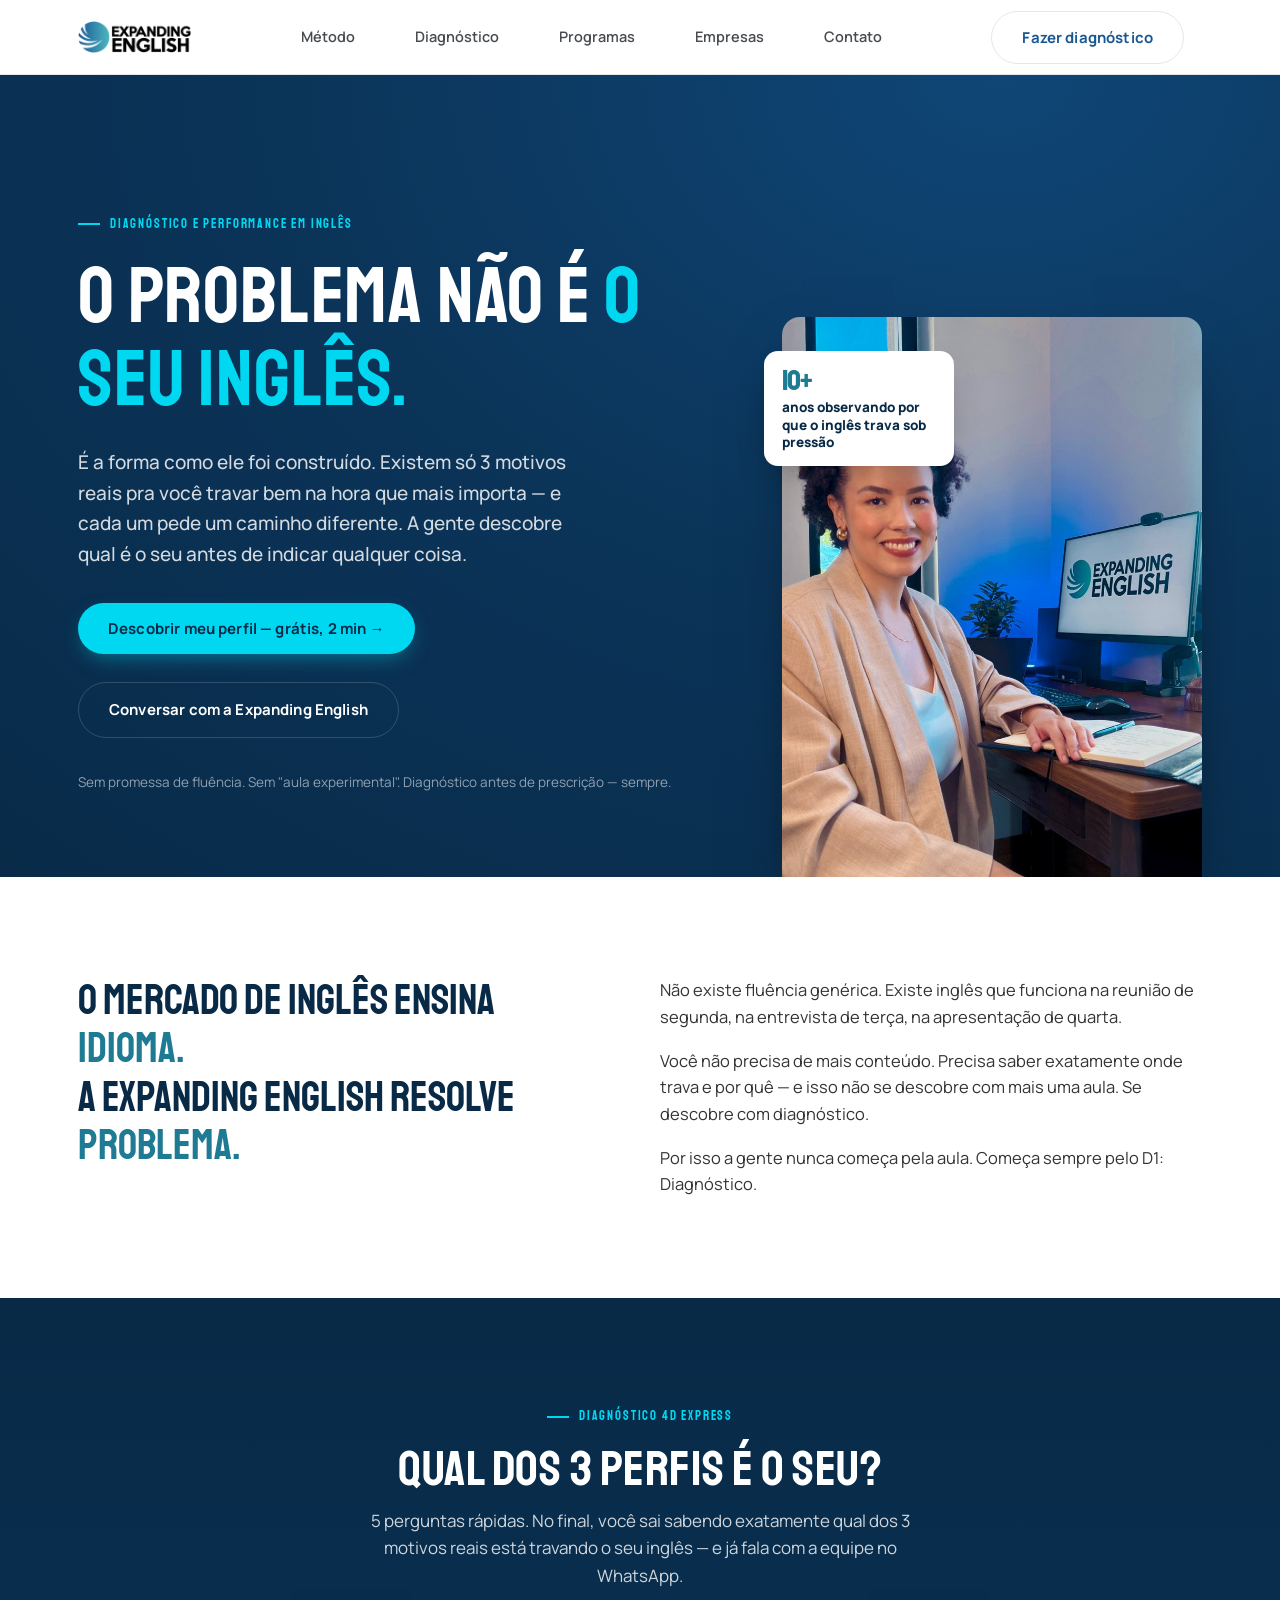
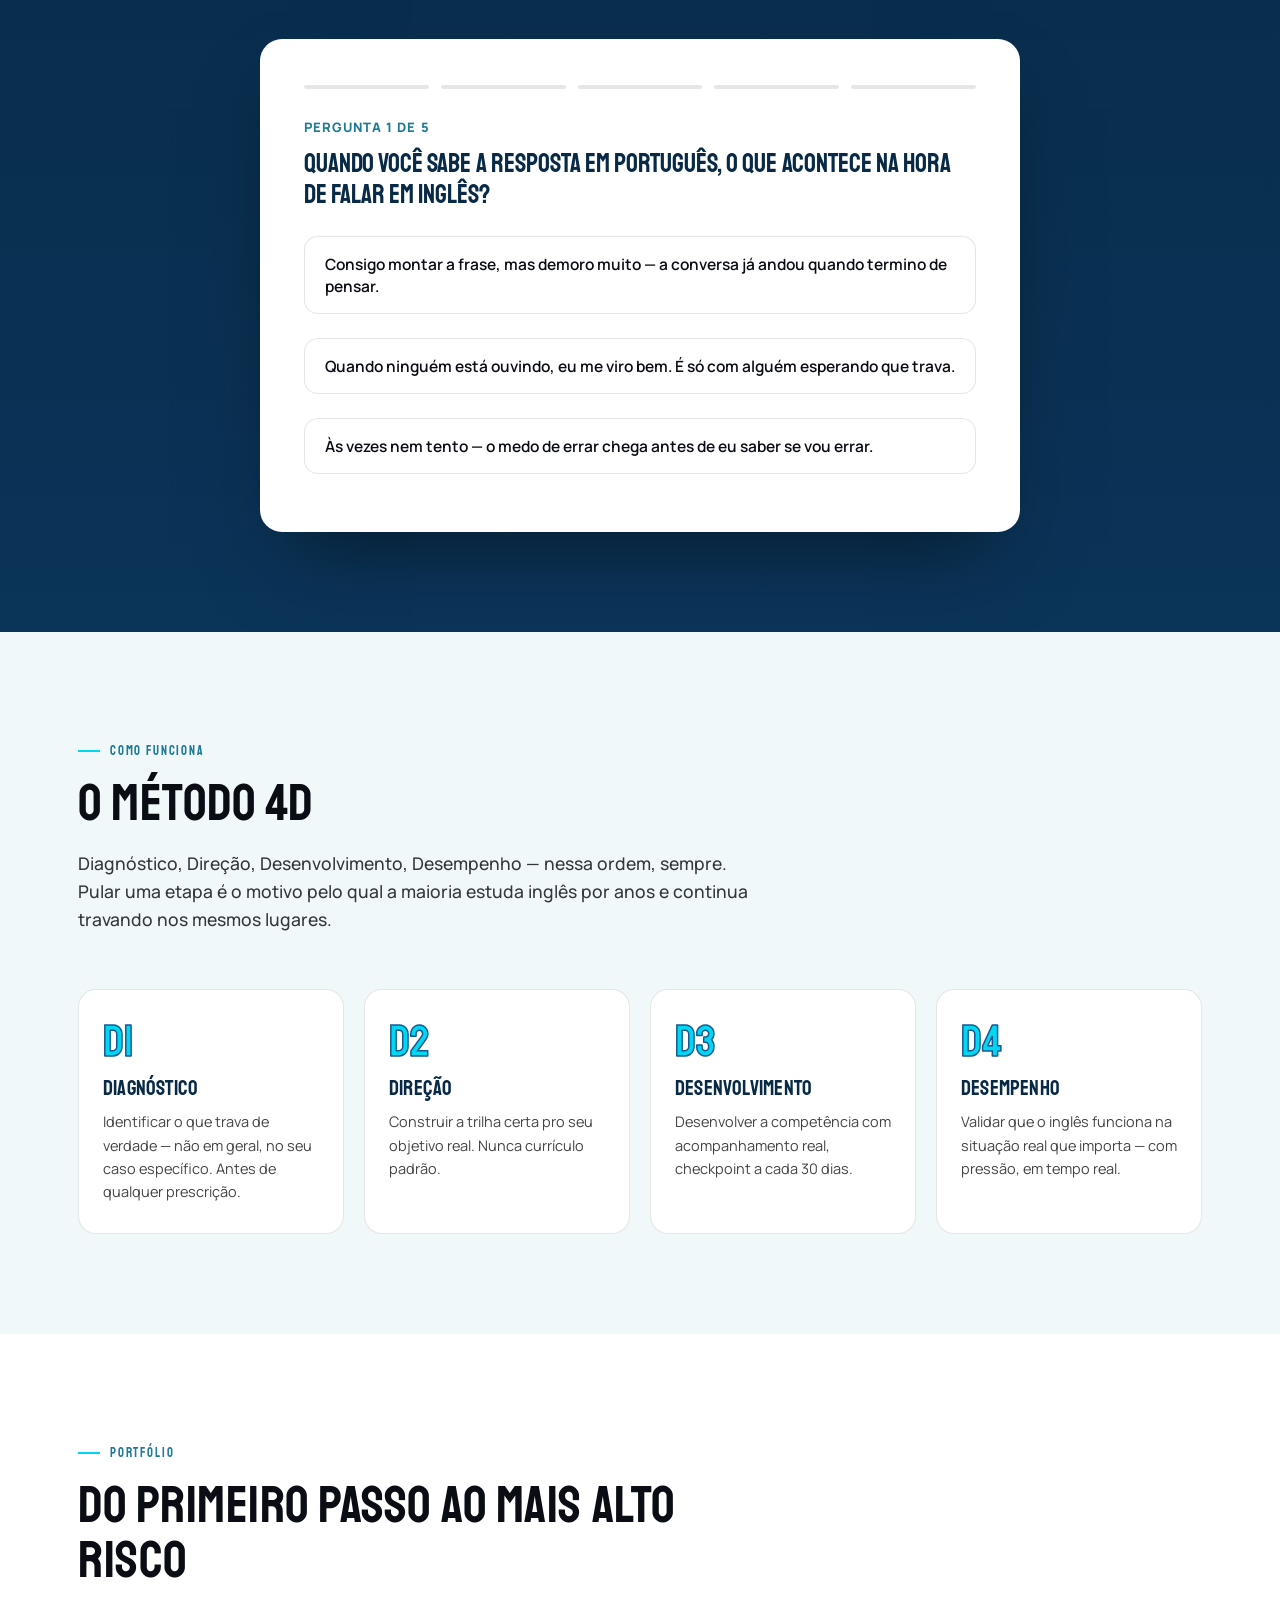
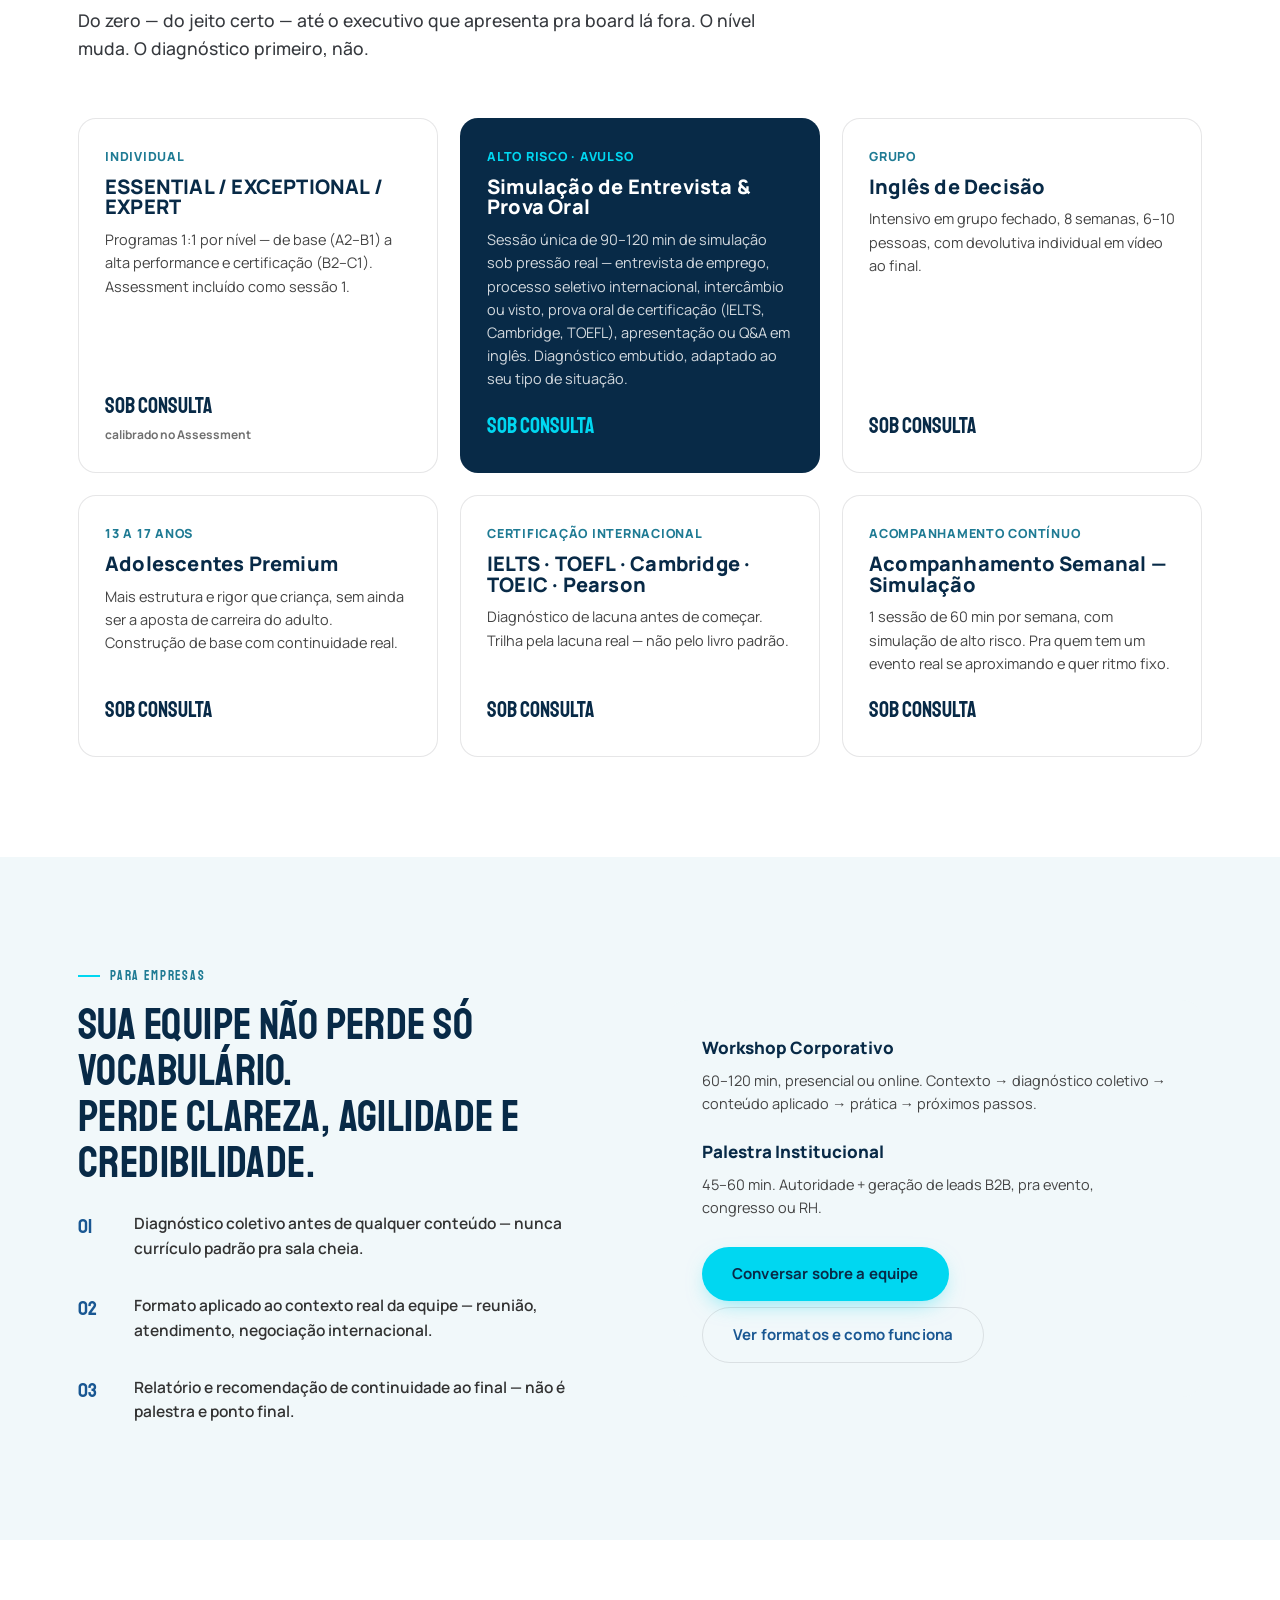
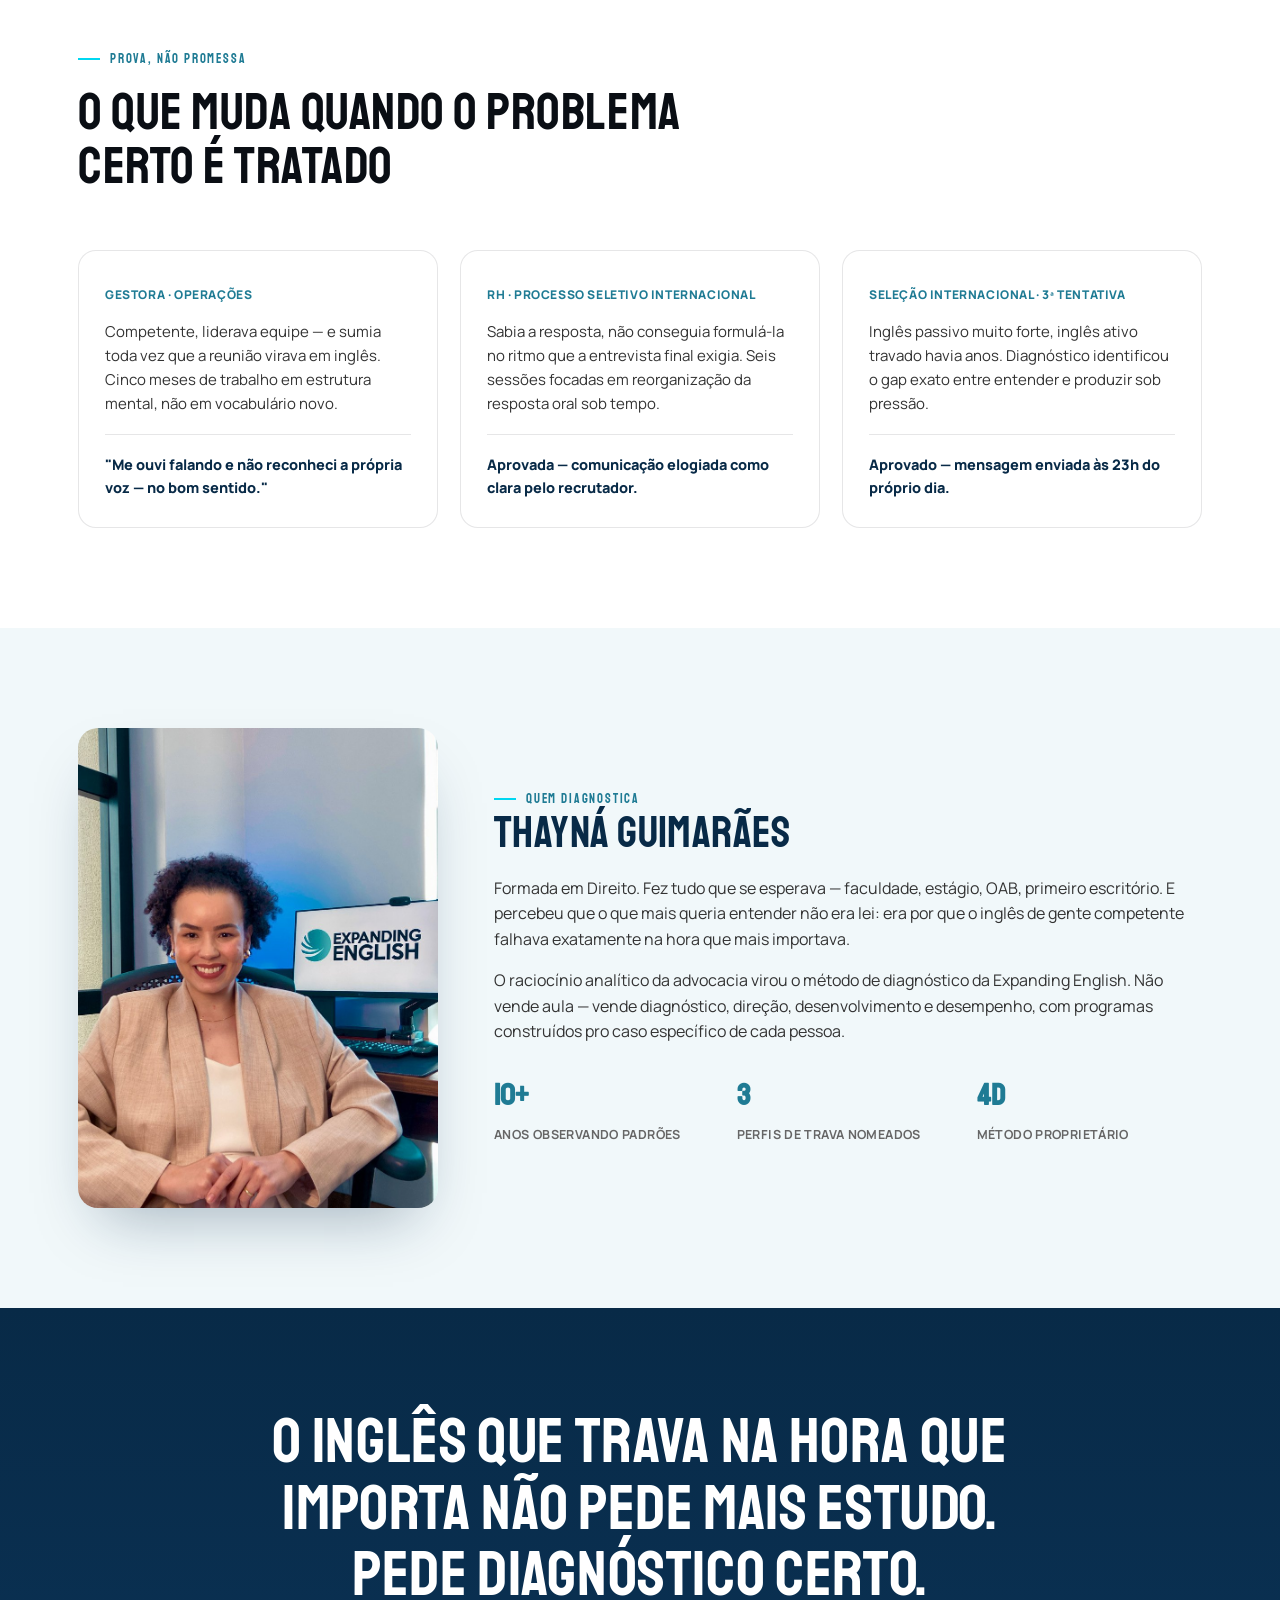
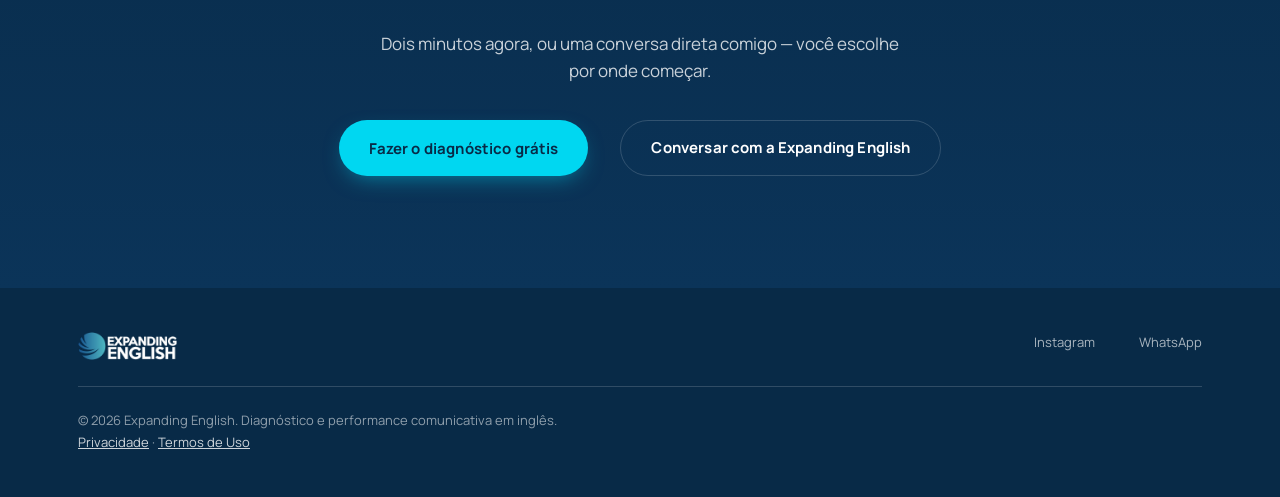
<file: index.html>
<!DOCTYPE html>
<!--
  ============================================================================
  EXPANDING ENGLISH — Site institucional (página única)
  ============================================================================

  TECNOLOGIAS
  - HTML5 semântico (header, nav, main, section, footer).
  - CSS3 em arquivo separado (css/styles.css): Flexbox + variáveis CSS.
  - JavaScript puro, estilo ES5 (js/script.js): sem framework, sem build, sem npm.
  - Fontes hospedadas no próprio site, pasta fonts/ (Staatliches nos títulos,
    Manrope nos textos). Nenhum pedido a servidores externos.
  - Hospedagem prevista: GitHub Pages (site 100% estático).

  ARQUIVOS
  - index.html      este arquivo: estrutura e textos da página
  - css/fonts.css   declaração das fontes (arquivos em fonts/)
  - css/styles.css  todo o visual: cores, tipografia, layout e responsivo
  - js/script.js    menu mobile, rolagem suave e Diagnóstico 4D Express (quiz)
  - fonts/          arquivos das fontes (.woff2) e suas licenças
  - images/         logos (para fundo claro e para fundo escuro), ícones e fotos
  - 404.html        página exibida quando o endereço não existe

  ONDE EDITAR
  - Textos: aqui, dentro de cada seção (cada uma tem um comentário no topo).
  - Cores e fontes: css/styles.css, bloco :root no início do arquivo.
  - Perguntas e resultados do quiz, número do WhatsApp: js/script.js.
  - Fotos e logos: troque o arquivo em images/ mantendo o mesmo nome.
  - Guia completo no README.md.

  LINKS EXTERNOS
  - WhatsApp: link curto oficial da Expanding English (repetido em 5 pontos
    desta página; para trocar, use localizar e substituir).
  - Instagram: @southaynaguimaraes (no rodapé).
  ============================================================================
-->
<html lang="pt-BR">
<head>
  <meta charset="UTF-8">
  <meta name="viewport" content="width=device-width, initial-scale=1.0">
  <title>Expanding English — Diagnóstico e Performance em Inglês</title>
  <meta name="description" content="Não é escola de inglês. É diagnóstico e performance comunicativa para profissionais que precisam que o inglês funcione quando mais importa.">
  <meta name="theme-color" content="#0B3459">

  <!-- Pré-visualização ao compartilhar o link (WhatsApp, LinkedIn, redes sociais) -->
  <meta property="og:type" content="website">
  <meta property="og:locale" content="pt_BR">
  <meta property="og:title" content="Expanding English — Diagnóstico e Performance em Inglês">
  <meta property="og:description" content="Não é escola de inglês. É diagnóstico e performance comunicativa para profissionais que precisam que o inglês funcione quando mais importa.">
  <link rel="canonical" href="https://www.expandingenglish.com.br/">
  <meta property="og:site_name" content="Expanding English">
  <meta property="og:url" content="https://www.expandingenglish.com.br/">
  <meta property="og:image" content="https://www.expandingenglish.com.br/images/og-expanding-english.jpg">
  <meta property="og:image:width" content="1200">
  <meta property="og:image:height" content="630">

  <!-- Dados estruturados (ajudam o Google a entender quem é a empresa). -->
  <script type="application/ld+json">
  {
    "@context": "https://schema.org",
    "@type": "ProfessionalService",
    "name": "Expanding English",
    "url": "https://www.expandingenglish.com.br/",
    "logo": "https://www.expandingenglish.com.br/images/icon.png",
    "image": "https://www.expandingenglish.com.br/images/og-expanding-english.jpg",
    "description": "Diagnóstico e desenvolvimento de performance comunicativa em inglês.",
    "founder": { "@type": "Person", "name": "Thayná Guimarães" },
    "sameAs": [
      "https://instagram.com/southaynaguimaraes",
      "https://www.linkedin.com/in/thaynaguimaraes/",
      "https://www.linkedin.com/company/expandingenglish/"
    ]
  }
  </script>

  <!-- Ícone da aba do navegador -->
  <link rel="icon" type="image/png" href="images/icon.png">
  <link rel="apple-touch-icon" href="images/apple-touch-icon.png">

  <!-- Fontes hospedadas no próprio site (declaradas em css/fonts.css) -->
  <link rel="preload" href="fonts/staatliches-latin-400-normal.woff2" as="font" type="font/woff2" crossorigin>
  <link rel="preload" href="fonts/manrope-latin-400-normal.woff2" as="font" type="font/woff2" crossorigin>
  <link rel="stylesheet" href="css/fonts.css">

  <!-- Estilos do site -->
  <link rel="stylesheet" href="css/styles.css">
</head>
<body>

<!-- Atalho para quem navega por teclado ou leitor de tela: só aparece ao receber foco -->
<a class="skip-link" href="#conteudo">Pular para o conteúdo</a>

<!--
  ============================================================================
  1. CABEÇALHO / MENU (fixo no topo)
  Os itens do menu são botões que rolam até a seção (função scrollToSection,
  em js/script.js). No celular, o botão hambúrguer abre e fecha o menu.
  Logo com texto preto, para fundo claro: images/logo-light.png
  ============================================================================
-->
<header>
  <nav class="wrap">
    <div class="logo"><img src="images/logo-light.png" alt="Expanding English" width="480" height="136"></div>
    <div class="navlinks" id="navlinks">
      <button type="button" class="navlink" onclick="scrollToSection('metodo')">Método</button>
      <button type="button" class="navlink" onclick="scrollToSection('diagnostico')">Diagnóstico</button>
      <button type="button" class="navlink" onclick="scrollToSection('programas')">Programas</button>
      <button type="button" class="navlink" onclick="scrollToSection('empresas')">Empresas</button>
      <button type="button" class="navlink" onclick="scrollToSection('contato')">Contato</button>
    </div>
    <div class="navcta">
      <button type="button" class="btn btn-ghost" onclick="scrollToSection('diagnostico')">Fazer diagnóstico</button>
      <button type="button" class="navtoggle" id="navtoggle" aria-label="Abrir menu" aria-expanded="false"><span></span></button>
    </div>
  </nav>
</header>

<main id="conteudo" tabindex="-1">

<!--
  ============================================================================
  2. HERO (primeira dobra)
  Promessa principal + dois botões (quiz e WhatsApp) + foto da fundadora.
  O selo "10+" fica sobre a foto (some no celular).
  Foto: images/hero-thayna.jpg
  ============================================================================
-->
<section class="hero">
  <div class="wrap hero-grid">
    <div class="hero-copy">
      <span class="eyebrow">Diagnóstico e performance em inglês</span>
      <h1>O problema não é <em>o seu inglês.</em></h1>
      <p class="lead">É a forma como ele foi construído. Existem só 3 motivos reais pra você travar bem na hora que mais importa — e cada um pede um caminho diferente. A gente descobre qual é o seu antes de indicar qualquer coisa.</p>
      <div class="hero-ctas">
        <button type="button" class="btn btn-primary" onclick="scrollToSection('diagnostico')">Descobrir meu perfil — grátis, 2 min →</button>
        <a href="https://wa.me/message/PNPG6EUVRORQC1" target="_blank" rel="noopener" class="btn btn-ghost-dark">Conversar com a Expanding English</a>
      </div>
      <p class="hero-note">Sem promessa de fluência. Sem "aula experimental". Diagnóstico antes de prescrição — sempre.</p>
    </div>
    <div class="hero-photo">
      <div class="hero-badge"><span class="n">10+</span>anos observando por que o inglês trava sob pressão</div>
      <img src="images/hero-thayna.jpg" alt="Thayná Guimarães, fundadora da Expanding English" width="799" height="1065" fetchpriority="high">
    </div>
  </div>
</section>

<!--
  ============================================================================
  3. MANIFESTO
  Frase de posicionamento (esquerda) + texto de apoio (direita).
  ============================================================================
-->
<section id="manifesto">
  <div class="wrap manifesto">
    <blockquote>O mercado de inglês ensina <span>idioma.</span><br>A Expanding English resolve <span>problema.</span></blockquote>
    <div class="m-body">
      <p>Não existe fluência genérica. Existe inglês que funciona na reunião de segunda, na entrevista de terça, na apresentação de quarta.</p>
      <p>Você não precisa de mais conteúdo. Precisa saber exatamente onde trava e por quê — e isso não se descobre com mais uma aula. Se descobre com diagnóstico.</p>
      <p>Por isso a gente nunca começa pela aula. Começa sempre pelo D1: Diagnóstico.</p>
    </div>
  </div>
</section>

<!--
  ============================================================================
  4. DIAGNÓSTICO 4D EXPRESS (quiz interativo)
  Só a moldura fica aqui. As perguntas e os 3 resultados (Estrutura Travada,
  Contexto Errado, Bloqueio Disfarçado) são montados por js/script.js, que
  preenche os elementos com id diagProgress, diagQLabel, diagQ, diagOpts e
  resultTag, resultTitle, resultBody, resultCta.
  O botão do resultado (resultCta) leva ao WhatsApp com mensagem pronta.
  ============================================================================
-->
<section id="diagnostico" class="navy-section">
  <div class="wrap diag-head">
    <span class="eyebrow">Diagnóstico 4D Express</span>
    <h2>Qual dos 3 perfis é o seu?</h2>
    <p>5 perguntas rápidas. No final, você sai sabendo exatamente qual dos 3 motivos reais está travando o seu inglês — e já fala com a equipe no WhatsApp.</p>
  </div>
  <div class="wrap">
    <div class="diag-card">
      <div class="diag-quiz" id="diagQuiz">
        <div class="diag-progress" id="diagProgress"></div>
        <div class="diag-q-label" id="diagQLabel">Pergunta 1 de 5</div>
        <div class="diag-q" id="diagQ" tabindex="-1"></div>
        <div class="diag-opts" id="diagOpts"></div>
        <noscript><p class="diag-noscript">O diagnóstico precisa de JavaScript ativado. Se preferir, <a href="https://wa.me/message/PNPG6EUVRORQC1" target="_blank" rel="noopener">converse direto com a Expanding English</a>.</p></noscript>
      </div>
      <!--
        ETAPA DE CONTATO — vem ANTES das perguntas (só aparece se LEAD_ENDPOINT estiver
        preenchido em js/script.js). Nome, WhatsApp e e-mail obrigatórios, para o contato
        já ficar salvo mesmo se a pessoa abandonar o quiz no meio. Dois consentimentos
        separados: o 1º é necessário; o 2º (conteúdos) é opcional e começa desmarcado.
        Nenhuma caixa vem marcada por padrão.
      -->
      <form class="diag-lead" id="diagLead" novalidate>
        <div class="diag-q-label">Antes de começar</div>
        <div class="diag-q" id="diagLeadTitle" tabindex="-1">Para onde enviamos o seu resultado?</div>
        <p class="lead-intro">Você responde 5 perguntas, vê seu perfil de trava na hora e já pode falar com a equipe da Expanding English no WhatsApp.</p>

        <div class="field">
          <label for="leadName">Seu nome</label>
          <input type="text" id="leadName" name="nome" autocomplete="name" maxlength="100" required>
        </div>
        <div class="field">
          <label for="leadPhone">WhatsApp (com DDD)</label>
          <input type="tel" id="leadPhone" name="whatsapp" inputmode="tel" autocomplete="tel" placeholder="(62) 90000-0000" maxlength="20" required>
        </div>
        <div class="field">
          <label for="leadEmail">E-mail</label>
          <input type="email" id="leadEmail" name="email" autocomplete="email" maxlength="120" required>
        </div>
        <!-- Campo-isca contra robôs: invisível para pessoas; se vier preenchido, o envio é descartado -->
        <div class="hp" aria-hidden="true"><label>Não preencha este campo <input type="text" id="leadWebsite" name="website" tabindex="-1" autocomplete="off"></label></div>

        <label class="check"><input type="checkbox" id="leadConsent">
          <span>Li a <a href="privacidade/index.html" target="_blank" rel="noopener">Política de Privacidade</a> e autorizo a Expanding English a usar meu nome, contato e respostas para me retornar sobre o diagnóstico.</span></label>
        <label class="check"><input type="checkbox" id="leadMarketing">
          <span><span class="opt">(opcional)</span> Quero receber conteúdos e novidades da Expanding English por WhatsApp ou e-mail. Posso cancelar quando quiser.</span></label>

        <p class="lead-age">Este diagnóstico é para maiores de 18 anos. Se você é menor de idade, peça a um responsável para preencher.</p>
        <p class="lead-error" id="leadError" role="alert"></p>

        <button type="submit" class="btn btn-primary" id="leadSubmit">Começar o diagnóstico</button>
      </form>

      <div class="diag-result" id="diagResult">
        <span class="tag" id="resultTag"></span>
        <h3 id="resultTitle" tabindex="-1"></h3>
        <p id="resultBody"></p>
        <p class="diag-note" id="resultNote" role="status" hidden></p>
        <a href="https://wa.me/message/PNPG6EUVRORQC1" target="_blank" rel="noopener" class="btn btn-primary" id="resultCta">Quero entender isso a fundo</a>
        <!-- Contagem para abrir o WhatsApp sozinho (js/script.js, WHATSAPP_AUTO_OPEN_SECONDS). Sempre cancelável. -->
        <p class="diag-auto" id="resultAuto" role="status" hidden>
          <span aria-hidden="true">Abrindo o WhatsApp em <b id="autoSecs">8</b> s…</span>
          <span class="sr-only">O WhatsApp vai abrir em alguns segundos. Use o botão Cancelar para ficar nesta página.</span>
          <button type="button" class="diag-restart" id="autoCancel">Cancelar</button>
        </p>
        <div><button type="button" class="diag-restart" id="diagRestart">Refazer o diagnóstico</button></div>
      </div>
    </div>
  </div>
</section>

<!--
  ============================================================================
  5. MÉTODO 4D
  Quatro cards: D1 Diagnóstico, D2 Direção, D3 Desenvolvimento, D4 Desempenho.
  Para mudar um passo, edite o card correspondente (mesma estrutura nos 4).
  ============================================================================
-->
<section id="metodo" class="mist">
  <div class="wrap">
    <div class="section-head">
      <span class="eyebrow">Como funciona</span>
      <h2>O Método 4D</h2>
      <p>Diagnóstico, Direção, Desenvolvimento, Desempenho — nessa ordem, sempre. Pular uma etapa é o motivo pelo qual a maioria estuda inglês por anos e continua travando nos mesmos lugares.</p>
    </div>
    <div class="method-grid">
      <div class="method-card"><span class="d">D1</span><h3>Diagnóstico</h3><p>Identificar o que trava de verdade — não em geral, no seu caso específico. Antes de qualquer prescrição.</p></div>
      <div class="method-card"><span class="d">D2</span><h3>Direção</h3><p>Construir a trilha certa pro seu objetivo real. Nunca currículo padrão.</p></div>
      <div class="method-card"><span class="d">D3</span><h3>Desenvolvimento</h3><p>Desenvolver a competência com acompanhamento real, checkpoint a cada 30 dias.</p></div>
      <div class="method-card"><span class="d">D4</span><h3>Desempenho</h3><p>Validar que o inglês funciona na situação real que importa — com pressão, em tempo real.</p></div>
    </div>
  </div>
</section>

<!--
  ============================================================================
  6. PROGRAMAS (portfólio)
  Seis cards com a mesma estrutura: rótulo (.k), título (h3), descrição (p) e
  valor (.prog-price). Decisão de posicionamento: nenhum card mostra preço,
  todos dizem "Sob consulta". O card com a classe "featured" é o de fundo
  escuro (destaque). Para adicionar um programa, copie um card inteiro.
  ============================================================================
-->
<section id="programas">
  <div class="wrap">
    <div class="section-head">
      <span class="eyebrow">Portfólio</span>
      <h2>Do primeiro passo ao mais alto risco</h2>
      <p>Do zero — do jeito certo — até o executivo que apresenta pra board lá fora. O nível muda. O diagnóstico primeiro, não.</p>
    </div>
    <div class="prog-grid">
      <div class="prog-card">
        <span class="k">Individual</span>
        <h3>ESSENTIAL / EXCEPTIONAL / EXPERT</h3>
        <p>Programas 1:1 por nível — de base (A2–B1) a alta performance e certificação (B2–C1). Assessment incluído como sessão 1.</p>
        <div class="prog-price">Sob consulta<small>calibrado no Assessment</small></div>
      </div>
      <div class="prog-card featured">
        <span class="k">Alto risco · avulso</span>
        <h3>Simulação de Entrevista &amp; Prova Oral</h3>
        <p>Sessão única de 90–120 min de simulação sob pressão real — entrevista de emprego, processo seletivo internacional, intercâmbio ou visto, prova oral de certificação (IELTS, Cambridge, TOEFL), apresentação ou Q&amp;A em inglês. Diagnóstico embutido, adaptado ao seu tipo de situação.</p>
        <div class="prog-price">Sob consulta</div>
      </div>
      <div class="prog-card">
        <span class="k">Grupo</span>
        <h3>Inglês de Decisão</h3>
        <p>Intensivo em grupo fechado, 8 semanas, 6–10 pessoas, com devolutiva individual em vídeo ao final.</p>
        <div class="prog-price">Sob consulta</div>
      </div>
      <div class="prog-card">
        <span class="k">13 a 17 anos</span>
        <h3>Adolescentes Premium</h3>
        <p>Mais estrutura e rigor que criança, sem ainda ser a aposta de carreira do adulto. Construção de base com continuidade real.</p>
        <div class="prog-price">Sob consulta</div>
      </div>
      <div class="prog-card">
        <span class="k">Certificação internacional</span>
        <h3>IELTS · TOEFL · Cambridge · TOEIC · Pearson</h3>
        <p>Diagnóstico de lacuna antes de começar. Trilha pela lacuna real — não pelo livro padrão.</p>
        <div class="prog-price">Sob consulta</div>
      </div>
      <div class="prog-card">
        <span class="k">Acompanhamento contínuo</span>
        <h3>Acompanhamento Semanal — Simulação</h3>
        <p>1 sessão de 60 min por semana, com simulação de alto risco. Pra quem tem um evento real se aproximando e quer ritmo fixo.</p>
        <div class="prog-price">Sob consulta</div>
      </div>
    </div>
  </div>
</section>

<!--
  ============================================================================
  7. EMPRESAS (B2B)
  Coluna da esquerda: argumento + 3 pontos numerados.
  Coluna da direita: cartão com Workshop Corporativo e Palestra Institucional
  + botão de WhatsApp.
  ============================================================================
-->
<section id="empresas" class="mist">
  <div class="wrap biz">
    <div>
      <span class="eyebrow">Para empresas</span>
      <h2>Sua equipe não perde só vocabulário.<br>Perde clareza, agilidade e credibilidade.</h2>
      <ul class="biz-list">
        <li><b>01</b> Diagnóstico coletivo antes de qualquer conteúdo — nunca currículo padrão pra sala cheia.</li>
        <li><b>02</b> Formato aplicado ao contexto real da equipe — reunião, atendimento, negociação internacional.</li>
        <li><b>03</b> Relatório e recomendação de continuidade ao final — não é palestra e ponto final.</li>
      </ul>
    </div>
    <div class="biz-card">
      <h3>Workshop Corporativo</h3>
      <p>60–120 min, presencial ou online. Contexto → diagnóstico coletivo → conteúdo aplicado → prática → próximos passos.</p>
      <h3>Palestra Institucional</h3>
      <p>45–60 min. Autoridade + geração de leads B2B, pra evento, congresso ou RH.</p>
      <a href="https://wa.me/message/PNPG6EUVRORQC1" target="_blank" rel="noopener" class="btn btn-primary">Conversar sobre a equipe</a>
      <a href="empresas/index.html" class="btn btn-ghost">Ver formatos e como funciona</a>
    </div>
  </div>
</section>

<!--
  ============================================================================
  8. CASES (prova social)
  Três cards: perfil, situação e resultado (frase em destaque, classe .result).
  Mesma estrutura nos três: copie um card para adicionar outro.
  ============================================================================
-->
<section id="cases">
  <div class="wrap">
    <div class="section-head">
      <span class="eyebrow">Prova, não promessa</span>
      <h2>O que muda quando o problema certo é tratado</h2>
    </div>
    <div class="case-grid">
      <div class="case-card">
        <span class="case-tag">Gestora · Operações</span>
        <p>Competente, liderava equipe — e sumia toda vez que a reunião virava em inglês. Cinco meses de trabalho em estrutura mental, não em vocabulário novo.</p>
        <div class="result">"Me ouvi falando e não reconheci a própria voz — no bom sentido."</div>
      </div>
      <div class="case-card">
        <span class="case-tag">RH · Processo seletivo internacional</span>
        <p>Sabia a resposta, não conseguia formulá-la no ritmo que a entrevista final exigia. Seis sessões focadas em reorganização da resposta oral sob tempo.</p>
        <div class="result">Aprovada — comunicação elogiada como clara pelo recrutador.</div>
      </div>
      <div class="case-card">
        <span class="case-tag">Seleção internacional · 3ª tentativa</span>
        <p>Inglês passivo muito forte, inglês ativo travado havia anos. Diagnóstico identificou o gap exato entre entender e produzir sob pressão.</p>
        <div class="result">Aprovado — mensagem enviada às 23h do próprio dia.</div>
      </div>
    </div>
  </div>
</section>

<!--
  ============================================================================
  9. SOBRE (fundadora)
  Foto (esquerda) + história e 3 números de credencial (direita).
  Foto: images/about-thayna.jpg
  ============================================================================
-->
<section id="sobre" class="mist">
  <div class="wrap about">
    <div class="about-photo"><img src="images/about-thayna.jpg" alt="Thayná Guimarães na Expanding English" width="799" height="1065" loading="lazy"></div>
    <div>
      <span class="eyebrow">Quem diagnostica</span>
      <h2>Thayná Guimarães</h2>
      <p>Formada em Direito. Fez tudo que se esperava — faculdade, estágio, OAB, primeiro escritório. E percebeu que o que mais queria entender não era lei: era por que o inglês de gente competente falhava exatamente na hora que mais importava.</p>
      <p>O raciocínio analítico da advocacia virou o método de diagnóstico da Expanding English. Não vende aula — vende diagnóstico, direção, desenvolvimento e desempenho, com programas construídos pro caso específico de cada pessoa.</p>
      <div class="about-creds">
        <div><b>10+</b><span>anos observando padrões</span></div>
        <div><b>3</b><span>perfis de trava nomeados</span></div>
        <div><b>4D</b><span>método proprietário</span></div>
      </div>
    </div>
  </div>
</section>

<!--
  ============================================================================
  10. CONTATO / CTA FINAL
  Último convite: quiz ou conversa direta no WhatsApp.
  ============================================================================
-->
<section id="contato" class="navy-section final-cta">
  <div class="wrap">
    <h2>O inglês que trava na hora que importa não pede mais estudo.<br>Pede diagnóstico certo.</h2>
    <p>Dois minutos agora, ou uma conversa direta comigo — você escolhe por onde começar.</p>
    <div class="final-ctas">
      <button type="button" class="btn btn-primary" onclick="scrollToSection('diagnostico')">Fazer o diagnóstico grátis</button>
      <a href="https://wa.me/message/PNPG6EUVRORQC1" target="_blank" rel="noopener" class="btn btn-ghost-dark">Conversar com a Expanding English</a>
    </div>
  </div>
</section>

</main>

<!--
  ============================================================================
  11. RODAPÉ
  Decisão de projeto: só o essencial (logo, Instagram, WhatsApp e direitos).
  Sem nome completo, endereço ou dados cadastrais da empresa na página.
  O ano do © é preenchido automaticamente pelo js/script.js (span id="year").
  Logo com texto branco, para fundo escuro: images/logo-dark.png
  ============================================================================
-->
<footer>
  <div class="wrap">
    <div class="foot-grid">
      <div class="logo"><img src="images/logo-dark.png" alt="Expanding English" width="480" height="136" loading="lazy"></div>
      <div class="foot-links">
        <a href="https://instagram.com/southaynaguimaraes" target="_blank" rel="noopener">Instagram</a>
        <a href="https://wa.me/message/PNPG6EUVRORQC1" target="_blank" rel="noopener">WhatsApp</a>
      </div>
    </div>
    <div class="foot-legal">
      © <span id="year"></span> Expanding English. Diagnóstico e performance comunicativa em inglês.<br>
      <a href="privacidade/index.html">Privacidade</a> · <a href="termos/index.html">Termos de Uso</a>
    </div>
  </div>
</footer>

<!-- Script do site (carregado por último para o HTML já existir quando ele rodar) -->
<script src="js/script.js"></script>
</body>
</html>
</file>
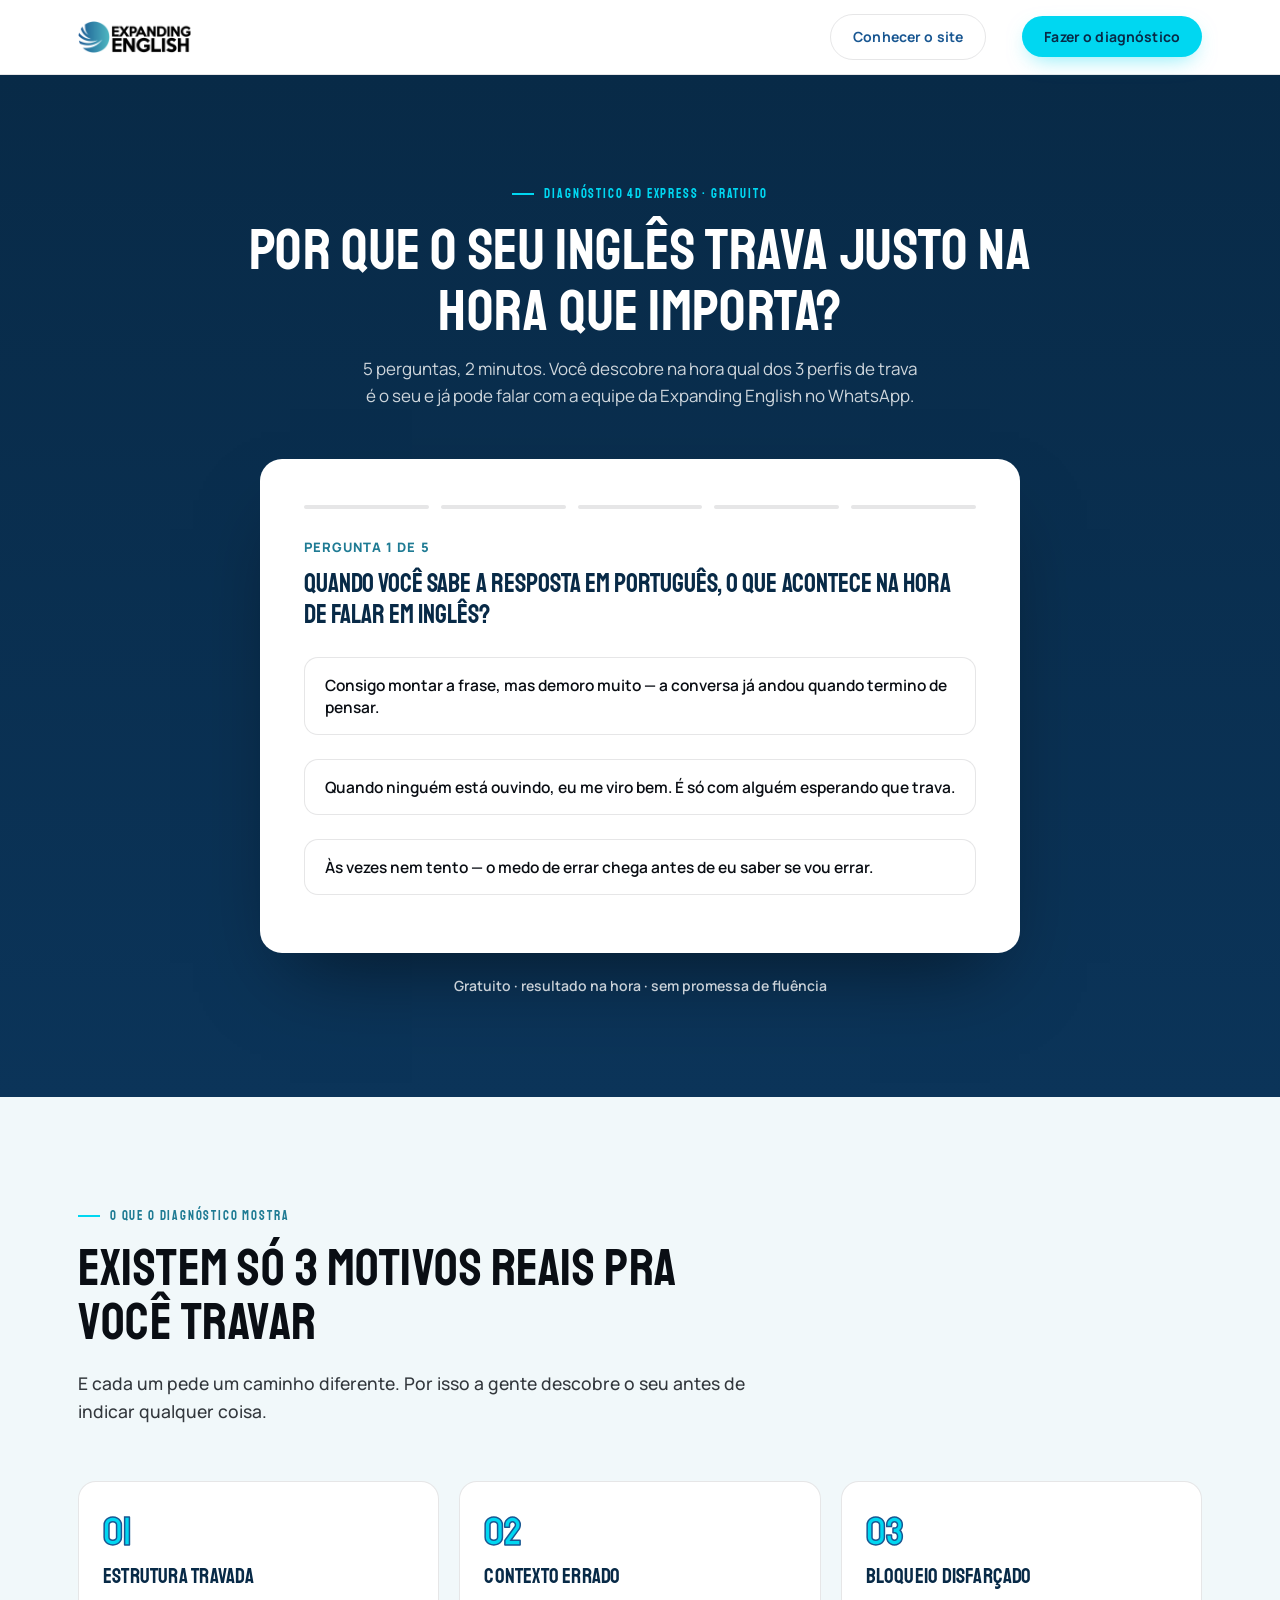
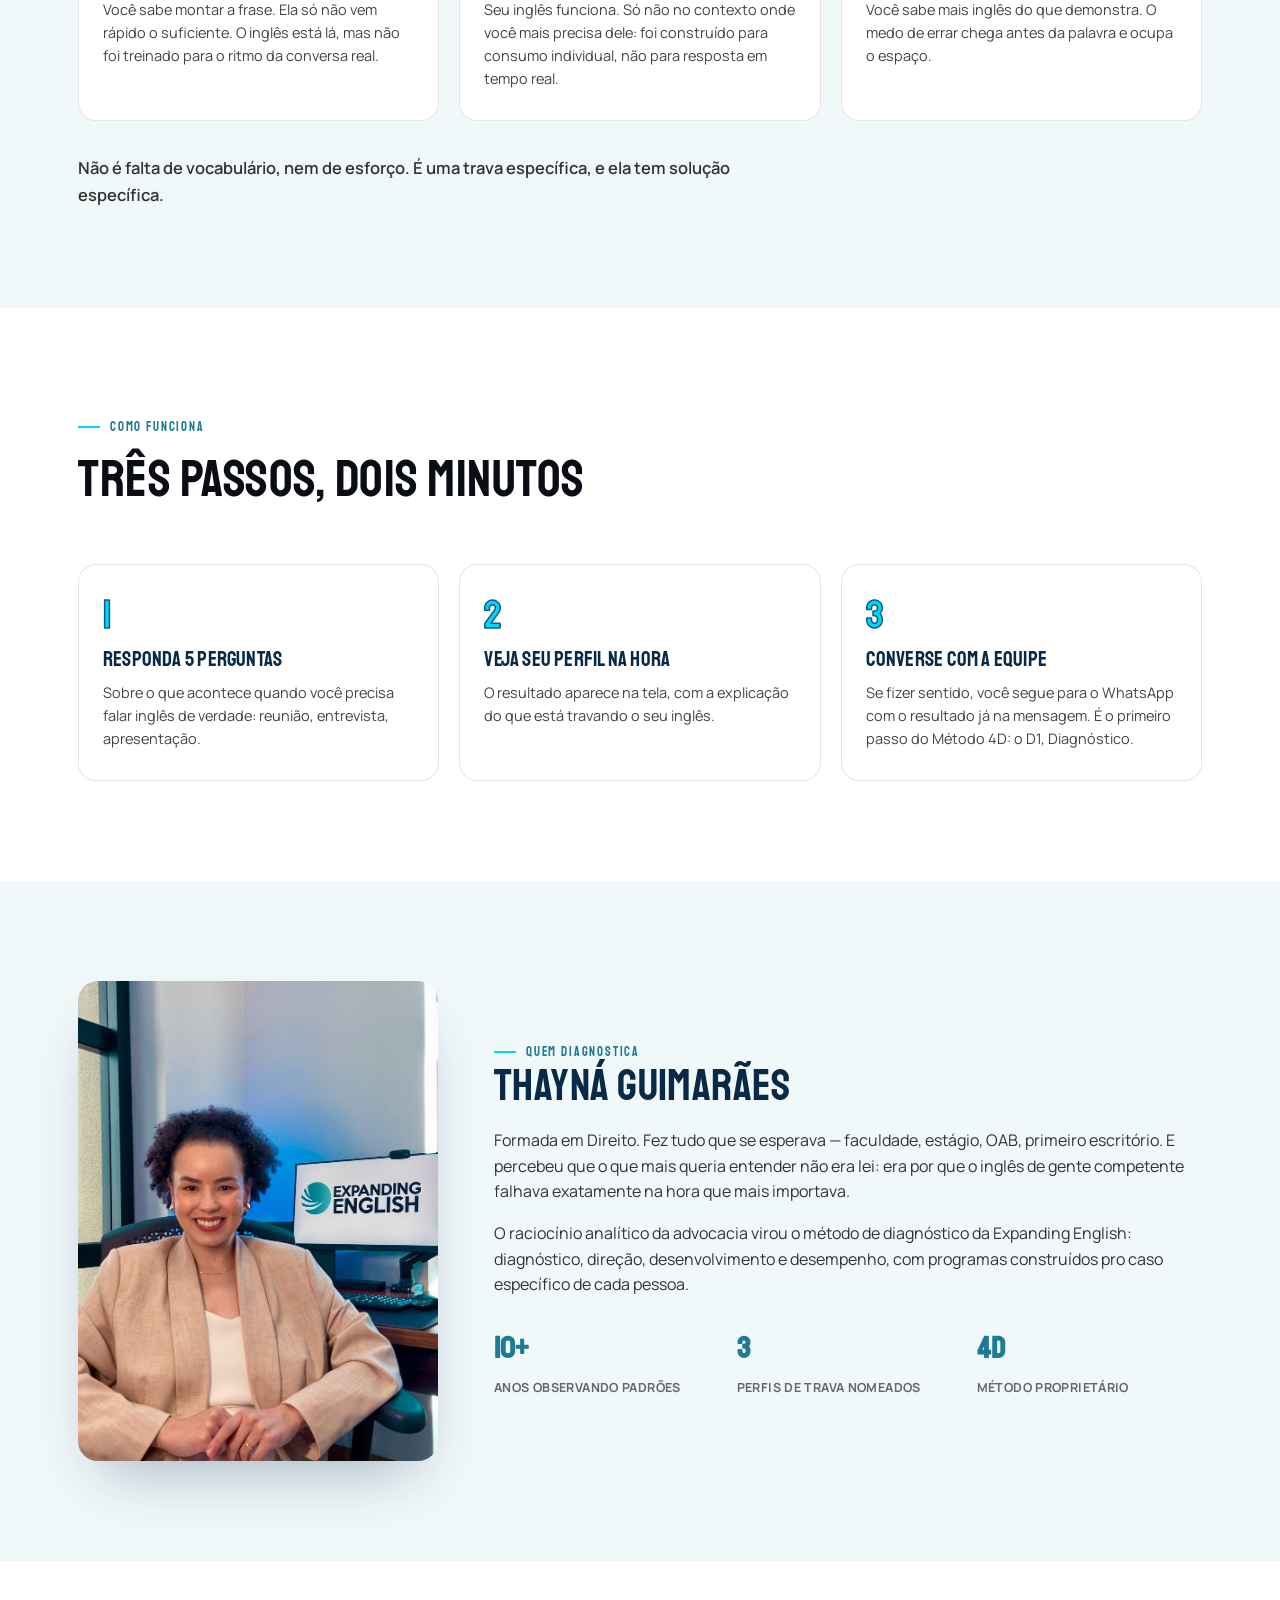
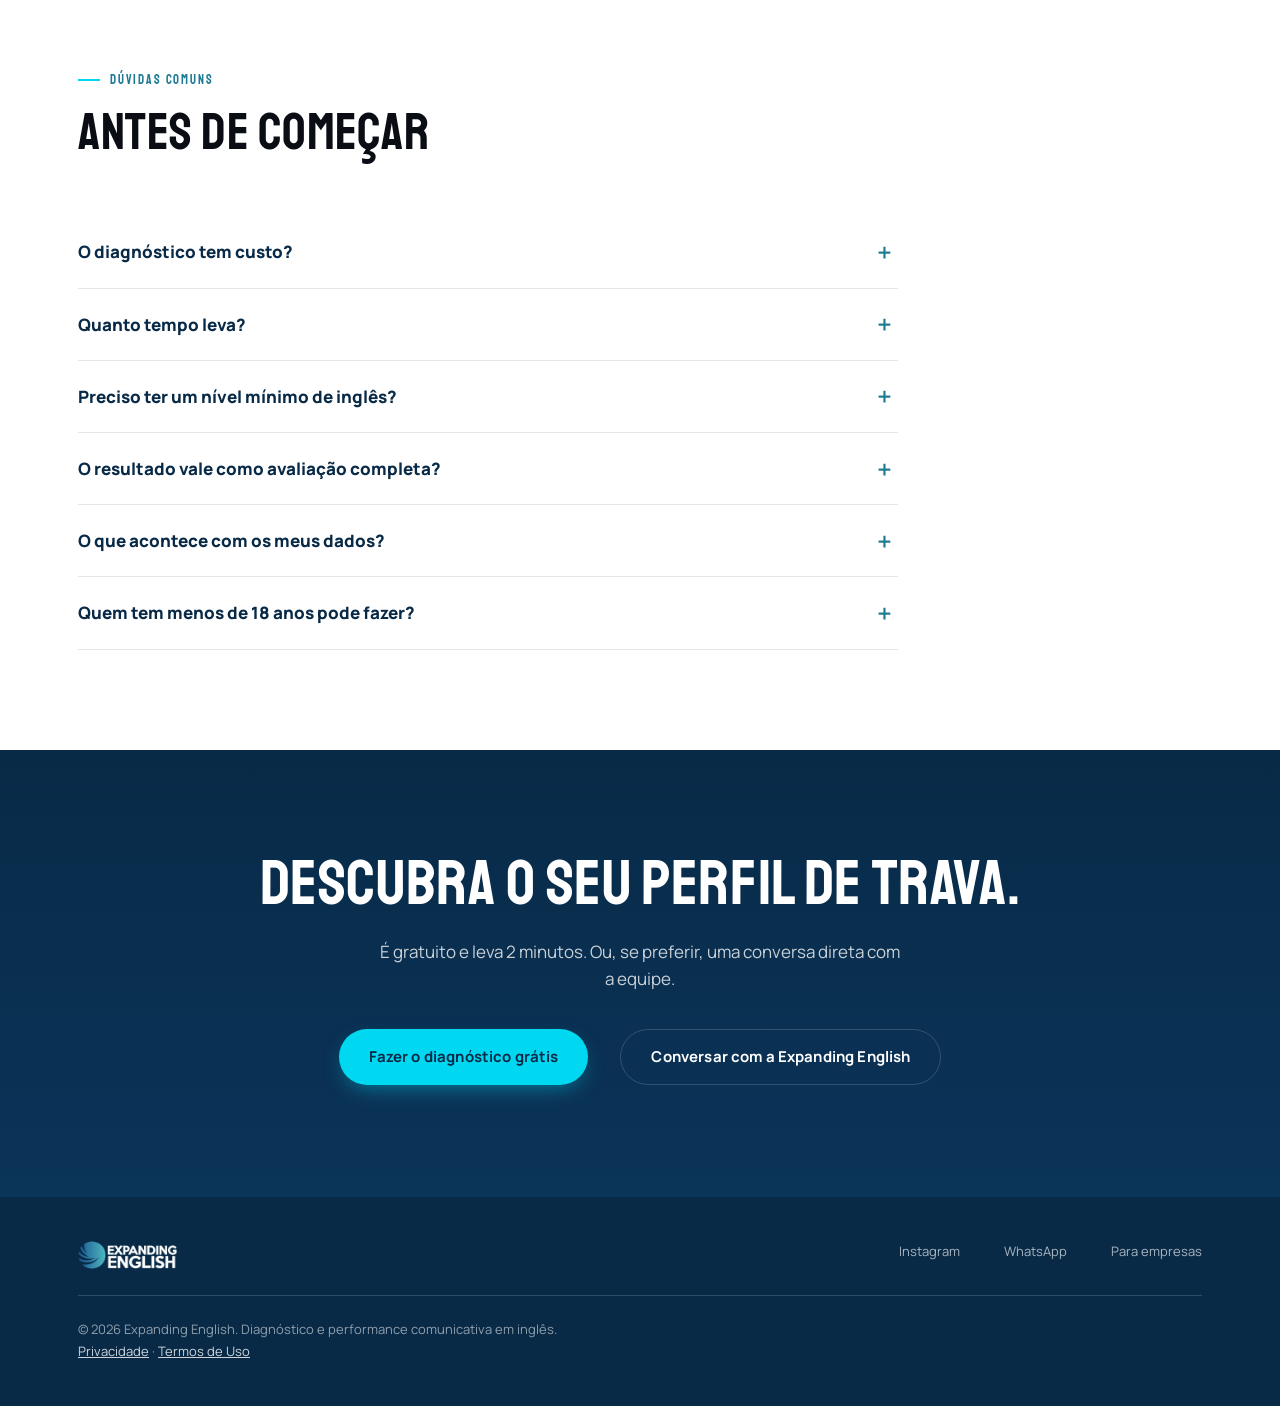
<file: diagnostico/index.html>
<!DOCTYPE html>
<html lang="pt-BR">
<head>
  <meta charset="UTF-8">
  <meta name="viewport" content="width=device-width, initial-scale=1.0">
  <title>Diagnóstico 4D Express — descubra por que o seu inglês trava | Expanding English</title>
  <meta name="description" content="Responda 5 perguntas e descubra qual dos 3 perfis de trava está por trás do seu inglês: Estrutura Travada, Contexto Errado ou Bloqueio Disfarçado. Gratuito, leva 2 minutos.">
  <meta name="theme-color" content="#0B3459">
  <link rel="canonical" href="https://www.expandingenglish.com.br/diagnostico/">

  <meta property="og:type" content="website">
  <meta property="og:locale" content="pt_BR">
  <meta property="og:site_name" content="Expanding English">
  <meta property="og:title" content="Diagnóstico 4D Express — qual é o seu perfil de trava?">
  <meta property="og:description" content="Responda 5 perguntas e descubra qual dos 3 perfis de trava está por trás do seu inglês: Estrutura Travada, Contexto Errado ou Bloqueio Disfarçado. Gratuito, leva 2 minutos.">
  <meta property="og:url" content="https://www.expandingenglish.com.br/diagnostico/">
  <meta property="og:image" content="https://www.expandingenglish.com.br/images/og-expanding-english.jpg">
  <meta property="og:image:width" content="1200">
  <meta property="og:image:height" content="630">

  <link rel="icon" type="image/png" href="../images/icon.png">
  <link rel="apple-touch-icon" href="../images/apple-touch-icon.png">
  <link rel="preload" href="../fonts/staatliches-latin-400-normal.woff2" as="font" type="font/woff2" crossorigin>
  <link rel="preload" href="../fonts/manrope-latin-400-normal.woff2" as="font" type="font/woff2" crossorigin>
  <link rel="stylesheet" href="../css/fonts.css">
  <link rel="stylesheet" href="../css/styles.css">
  <link rel="stylesheet" href="../css/landing.css">
</head>
<body>

<a class="skip-link" href="#conteudo">Pular para o conteúdo</a>

<!--
  CABEÇALHO: só logo e botões (página de destino, sem menu de seções).
-->
<header class="lp-head">
  <nav class="wrap">
    <a class="logo" href="../index.html" aria-label="Expanding English — página inicial"><img src="../images/logo-light.png" alt="Expanding English" width="480" height="136"></a>
    <div class="navcta">
      <a class="btn btn-ghost" href="../index.html">Conhecer o site</a>
      <button type="button" class="btn btn-primary" onclick="scrollToSection('diagnostico')">Fazer o diagnóstico</button>
    </div>
  </nav>
</header>

<main id="conteudo" tabindex="-1">

<!--
  ============================================================================
  1. QUIZ NA PRIMEIRA DOBRA
  A moldura do quiz é a mesma do index.html (mesmos ids). As perguntas, os
  resultados, o WhatsApp e o envio do contato ficam em js/script.js.
  ============================================================================
-->
<section id="diagnostico" class="navy-section">
  <div class="wrap diag-head">
    <span class="eyebrow">Diagnóstico 4D Express · gratuito</span>
    <h1>Por que o seu inglês trava justo na hora que importa?</h1>
    <p>5 perguntas, 2 minutos. Você descobre na hora qual dos 3 perfis de trava é o seu e já pode falar com a equipe da Expanding English no WhatsApp.</p>
  </div>
  <div class="wrap">
    <div class="diag-card">
      <div class="diag-quiz" id="diagQuiz">
        <div class="diag-progress" id="diagProgress"></div>
        <div class="diag-q-label" id="diagQLabel">Pergunta 1 de 5</div>
        <div class="diag-q" id="diagQ" tabindex="-1"></div>
        <div class="diag-opts" id="diagOpts"></div>
        <noscript><p class="diag-noscript">O diagnóstico precisa de JavaScript ativado. Se preferir, <a href="https://wa.me/message/PNPG6EUVRORQC1" target="_blank" rel="noopener">converse direto com a Expanding English</a>.</p></noscript>
      </div>
      <!--
        ETAPA DE CONTATO — vem ANTES das perguntas (só aparece se LEAD_ENDPOINT estiver
        preenchido em js/script.js). Nome, WhatsApp e e-mail obrigatórios, para o contato
        já ficar salvo mesmo se a pessoa abandonar o quiz no meio. Dois consentimentos
        separados: o 1º é necessário; o 2º (conteúdos) é opcional e começa desmarcado.
        Nenhuma caixa vem marcada por padrão.
      -->
      <form class="diag-lead" id="diagLead" novalidate>
        <div class="diag-q-label">Antes de começar</div>
        <div class="diag-q" id="diagLeadTitle" tabindex="-1">Para onde enviamos o seu resultado?</div>
        <p class="lead-intro">Você responde 5 perguntas, vê seu perfil de trava na hora e já pode falar com a equipe da Expanding English no WhatsApp.</p>

        <div class="field">
          <label for="leadName">Seu nome</label>
          <input type="text" id="leadName" name="nome" autocomplete="name" maxlength="100" required>
        </div>
        <div class="field">
          <label for="leadPhone">WhatsApp (com DDD)</label>
          <input type="tel" id="leadPhone" name="whatsapp" inputmode="tel" autocomplete="tel" placeholder="(62) 90000-0000" maxlength="20" required>
        </div>
        <div class="field">
          <label for="leadEmail">E-mail</label>
          <input type="email" id="leadEmail" name="email" autocomplete="email" maxlength="120" required>
        </div>
        <!-- Campo-isca contra robôs: invisível para pessoas; se vier preenchido, o envio é descartado -->
        <div class="hp" aria-hidden="true"><label>Não preencha este campo <input type="text" id="leadWebsite" name="website" tabindex="-1" autocomplete="off"></label></div>

        <label class="check"><input type="checkbox" id="leadConsent">
          <span>Li a <a href="../privacidade/index.html" target="_blank" rel="noopener">Política de Privacidade</a> e autorizo a Expanding English a usar meu nome, contato e respostas para me retornar sobre o diagnóstico.</span></label>
        <label class="check"><input type="checkbox" id="leadMarketing">
          <span><span class="opt">(opcional)</span> Quero receber conteúdos e novidades da Expanding English por WhatsApp ou e-mail. Posso cancelar quando quiser.</span></label>

        <p class="lead-age">Este diagnóstico é para maiores de 18 anos. Se você é menor de idade, peça a um responsável para preencher.</p>
        <p class="lead-error" id="leadError" role="alert"></p>

        <button type="submit" class="btn btn-primary" id="leadSubmit">Começar o diagnóstico</button>
      </form>

      <div class="diag-result" id="diagResult">
        <span class="tag" id="resultTag"></span>
        <h3 id="resultTitle" tabindex="-1"></h3>
        <p id="resultBody"></p>
        <p class="diag-note" id="resultNote" role="status" hidden></p>
        <a href="https://wa.me/message/PNPG6EUVRORQC1" target="_blank" rel="noopener" class="btn btn-primary" id="resultCta">Quero entender isso a fundo</a>
        <!-- Contagem para abrir o WhatsApp sozinho (js/script.js, WHATSAPP_AUTO_OPEN_SECONDS). Sempre cancelável. -->
        <p class="diag-auto" id="resultAuto" role="status" hidden>
          <span aria-hidden="true">Abrindo o WhatsApp em <b id="autoSecs">8</b> s…</span>
          <span class="sr-only">O WhatsApp vai abrir em alguns segundos. Use o botão Cancelar para ficar nesta página.</span>
          <button type="button" class="diag-restart" id="autoCancel">Cancelar</button>
        </p>
        <div><button type="button" class="diag-restart" id="diagRestart">Refazer o diagnóstico</button></div>
      </div>
    </div>
  </div>
  <p class="wrap lp-trust">Gratuito · resultado na hora · sem promessa de fluência</p>
</section>

<!--
  ============================================================================
  2. OS 3 PERFIS DE TRAVA
  ============================================================================
-->
<section id="perfis" class="mist">
  <div class="wrap">
    <div class="section-head">
      <span class="eyebrow">O que o diagnóstico mostra</span>
      <h2>Existem só 3 motivos reais pra você travar</h2>
      <p>E cada um pede um caminho diferente. Por isso a gente descobre o seu antes de indicar qualquer coisa.</p>
    </div>
    <div class="method-grid steps">
      <div class="method-card"><span class="d">01</span><h3>Estrutura Travada</h3><p>Você sabe montar a frase. Ela só não vem rápido o suficiente. O inglês está lá, mas não foi treinado para o ritmo da conversa real.</p></div>
      <div class="method-card"><span class="d">02</span><h3>Contexto Errado</h3><p>Seu inglês funciona. Só não no contexto onde você mais precisa dele: foi construído para consumo individual, não para resposta em tempo real.</p></div>
      <div class="method-card"><span class="d">03</span><h3>Bloqueio Disfarçado</h3><p>Você sabe mais inglês do que demonstra. O medo de errar chega antes da palavra e ocupa o espaço.</p></div>
    </div>
    <p class="lp-note">Não é falta de vocabulário, nem de esforço. É uma trava específica, e ela tem solução específica.</p>
  </div>
</section>

<!--
  ============================================================================
  3. COMO FUNCIONA
  ============================================================================
-->
<section id="como-funciona">
  <div class="wrap">
    <div class="section-head">
      <span class="eyebrow">Como funciona</span>
      <h2>Três passos, dois minutos</h2>
    </div>
    <div class="method-grid steps">
      <div class="method-card"><span class="d">1</span><h3>Responda 5 perguntas</h3><p>Sobre o que acontece quando você precisa falar inglês de verdade: reunião, entrevista, apresentação.</p></div>
      <div class="method-card"><span class="d">2</span><h3>Veja seu perfil na hora</h3><p>O resultado aparece na tela, com a explicação do que está travando o seu inglês.</p></div>
      <div class="method-card"><span class="d">3</span><h3>Converse com a equipe</h3><p>Se fizer sentido, você segue para o WhatsApp com o resultado já na mensagem. É o primeiro passo do Método 4D: o D1, Diagnóstico.</p></div>
    </div>
  </div>
</section>

<!--
  ============================================================================
  4. QUEM DIAGNOSTICA (mesmo texto do index.html)
  ============================================================================
-->
<section id="sobre" class="mist">
  <div class="wrap about">
    <div class="about-photo"><img src="../images/about-thayna.jpg" alt="Thayná Guimarães na Expanding English" width="799" height="1065" loading="lazy"></div>
    <div>
      <span class="eyebrow">Quem diagnostica</span>
      <h2>Thayná Guimarães</h2>
      <p>Formada em Direito. Fez tudo que se esperava — faculdade, estágio, OAB, primeiro escritório. E percebeu que o que mais queria entender não era lei: era por que o inglês de gente competente falhava exatamente na hora que mais importava.</p>
      <p>O raciocínio analítico da advocacia virou o método de diagnóstico da Expanding English: diagnóstico, direção, desenvolvimento e desempenho, com programas construídos pro caso específico de cada pessoa.</p>
      <div class="about-creds">
        <div><b>10+</b><span>anos observando padrões</span></div>
        <div><b>3</b><span>perfis de trava nomeados</span></div>
        <div><b>4D</b><span>método proprietário</span></div>
      </div>
    </div>
  </div>
</section>

<!--
  ============================================================================
  5. PERGUNTAS FREQUENTES
  details/summary: abre e fecha sem JavaScript e funciona com teclado.
  ============================================================================
-->
<section id="duvidas">
  <div class="wrap">
    <div class="section-head">
      <span class="eyebrow">Dúvidas comuns</span>
      <h2>Antes de começar</h2>
    </div>
    <div class="faq">
      <details>
        <summary>O diagnóstico tem custo?</summary>
        <p>Não. O Diagnóstico 4D Express é gratuito e não pede cartão de crédito.</p>
      </details>
      <details>
        <summary>Quanto tempo leva?</summary>
        <p>Cerca de 2 minutos. São 5 perguntas de múltipla escolha.</p>
      </details>
      <details>
        <summary>Preciso ter um nível mínimo de inglês?</summary>
        <p>O diagnóstico é pensado para quem já estudou inglês e trava na hora de usar. Se você nunca estudou, o melhor é falar antes com a equipe pelo WhatsApp, para saber o ponto de partida certo.</p>
      </details>
      <details>
        <summary>O resultado vale como avaliação completa?</summary>
        <p>Não. É uma leitura preliminar, baseada nas suas respostas. Ela não substitui um diagnóstico completo, não é recomendação profissional definitiva e não é avaliação psicológica.</p>
      </details>
      <details>
        <summary>O que acontece com os meus dados?</summary>
        <p>Se você informar seu contato, usamos nome, WhatsApp, e-mail e respostas para retornar sobre o diagnóstico. Só enviamos conteúdos e novidades se você marcar essa opção. Os detalhes estão na <a href="../privacidade/index.html">Política de Privacidade</a>.</p>
      </details>
      <details>
        <summary>Quem tem menos de 18 anos pode fazer?</summary>
        <p>O diagnóstico do site é para maiores de 18 anos. Se você é menor de idade, peça a um responsável para preencher ou falar com a equipe.</p>
      </details>
    </div>
  </div>
</section>

<!--
  ============================================================================
  6. CTA FINAL
  ============================================================================
-->
<section id="contato" class="navy-section final-cta">
  <div class="wrap">
    <h2>Descubra o seu perfil de trava.</h2>
    <p>É gratuito e leva 2 minutos. Ou, se preferir, uma conversa direta com a equipe.</p>
    <div class="final-ctas">
      <button type="button" class="btn btn-primary" onclick="scrollToSection('diagnostico')">Fazer o diagnóstico grátis</button>
      <a href="https://wa.me/message/PNPG6EUVRORQC1" target="_blank" rel="noopener" class="btn btn-ghost-dark">Conversar com a Expanding English</a>
    </div>
  </div>
</section>

</main>

<footer>
  <div class="wrap">
    <div class="foot-grid">
      <div class="logo"><img src="../images/logo-dark.png" alt="Expanding English" width="480" height="136" loading="lazy"></div>
      <div class="foot-links">
        <a href="https://instagram.com/southaynaguimaraes" target="_blank" rel="noopener">Instagram</a>
        <a href="https://wa.me/message/PNPG6EUVRORQC1" target="_blank" rel="noopener">WhatsApp</a>
        <a href="../empresas/index.html">Para empresas</a>
      </div>
    </div>
    <div class="foot-legal">
      © <span id="year"></span> Expanding English. Diagnóstico e performance comunicativa em inglês.<br>
      <a href="../privacidade/index.html">Privacidade</a> · <a href="../termos/index.html">Termos de Uso</a>
    </div>
  </div>
</footer>

<script src="../js/script.js"></script>
</body>
</html>
</file>
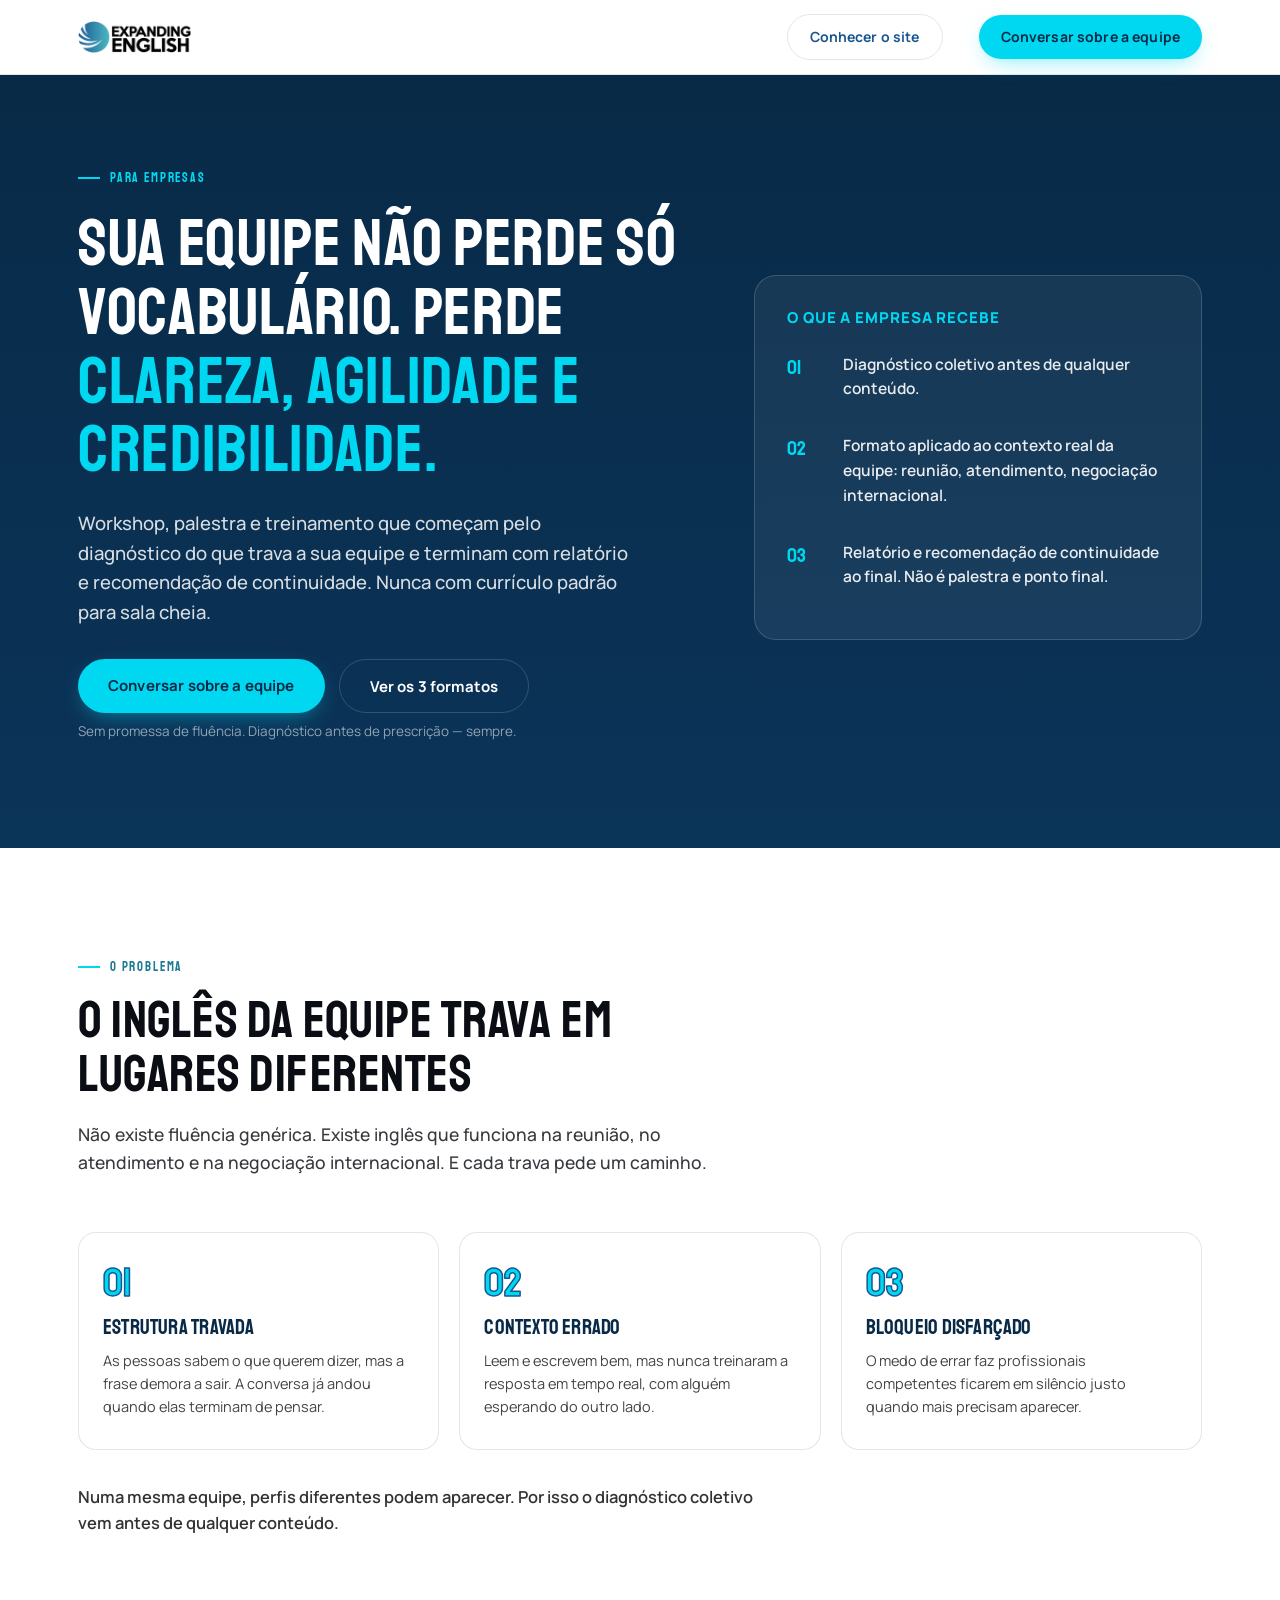
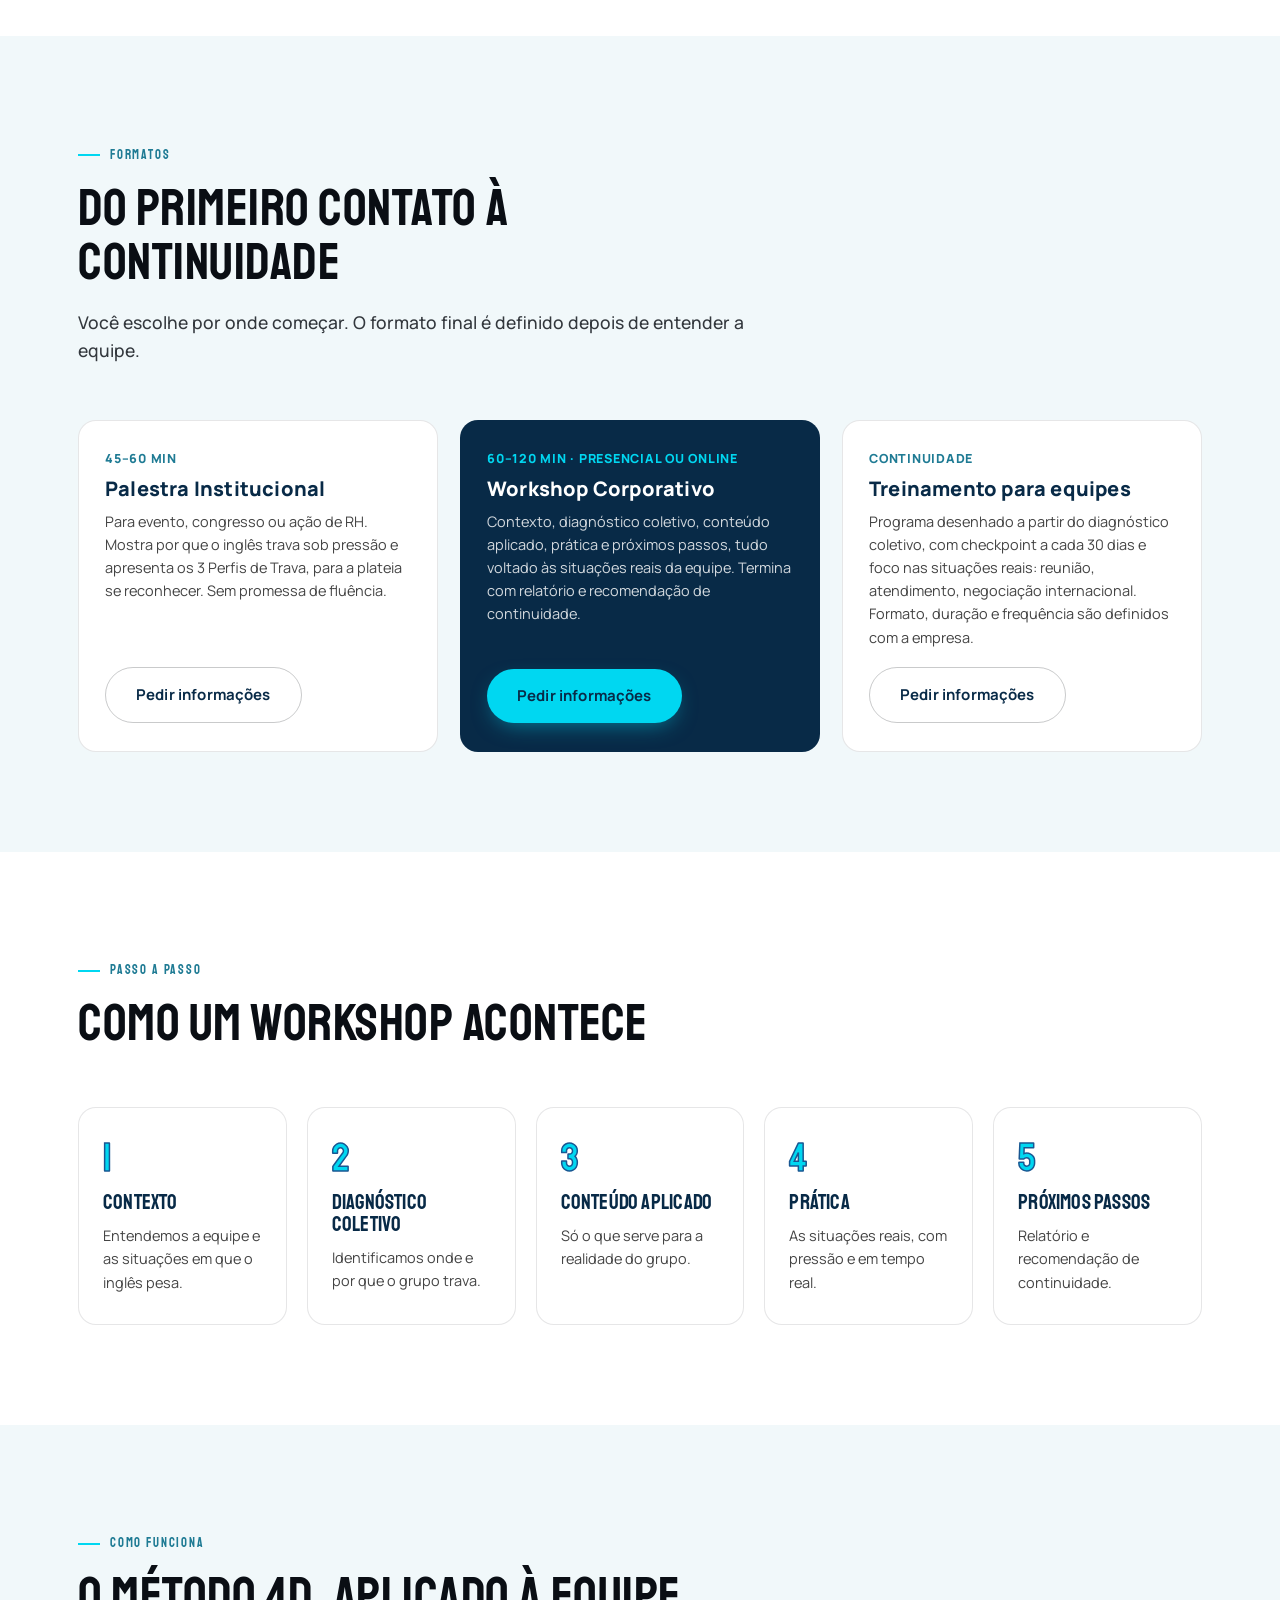
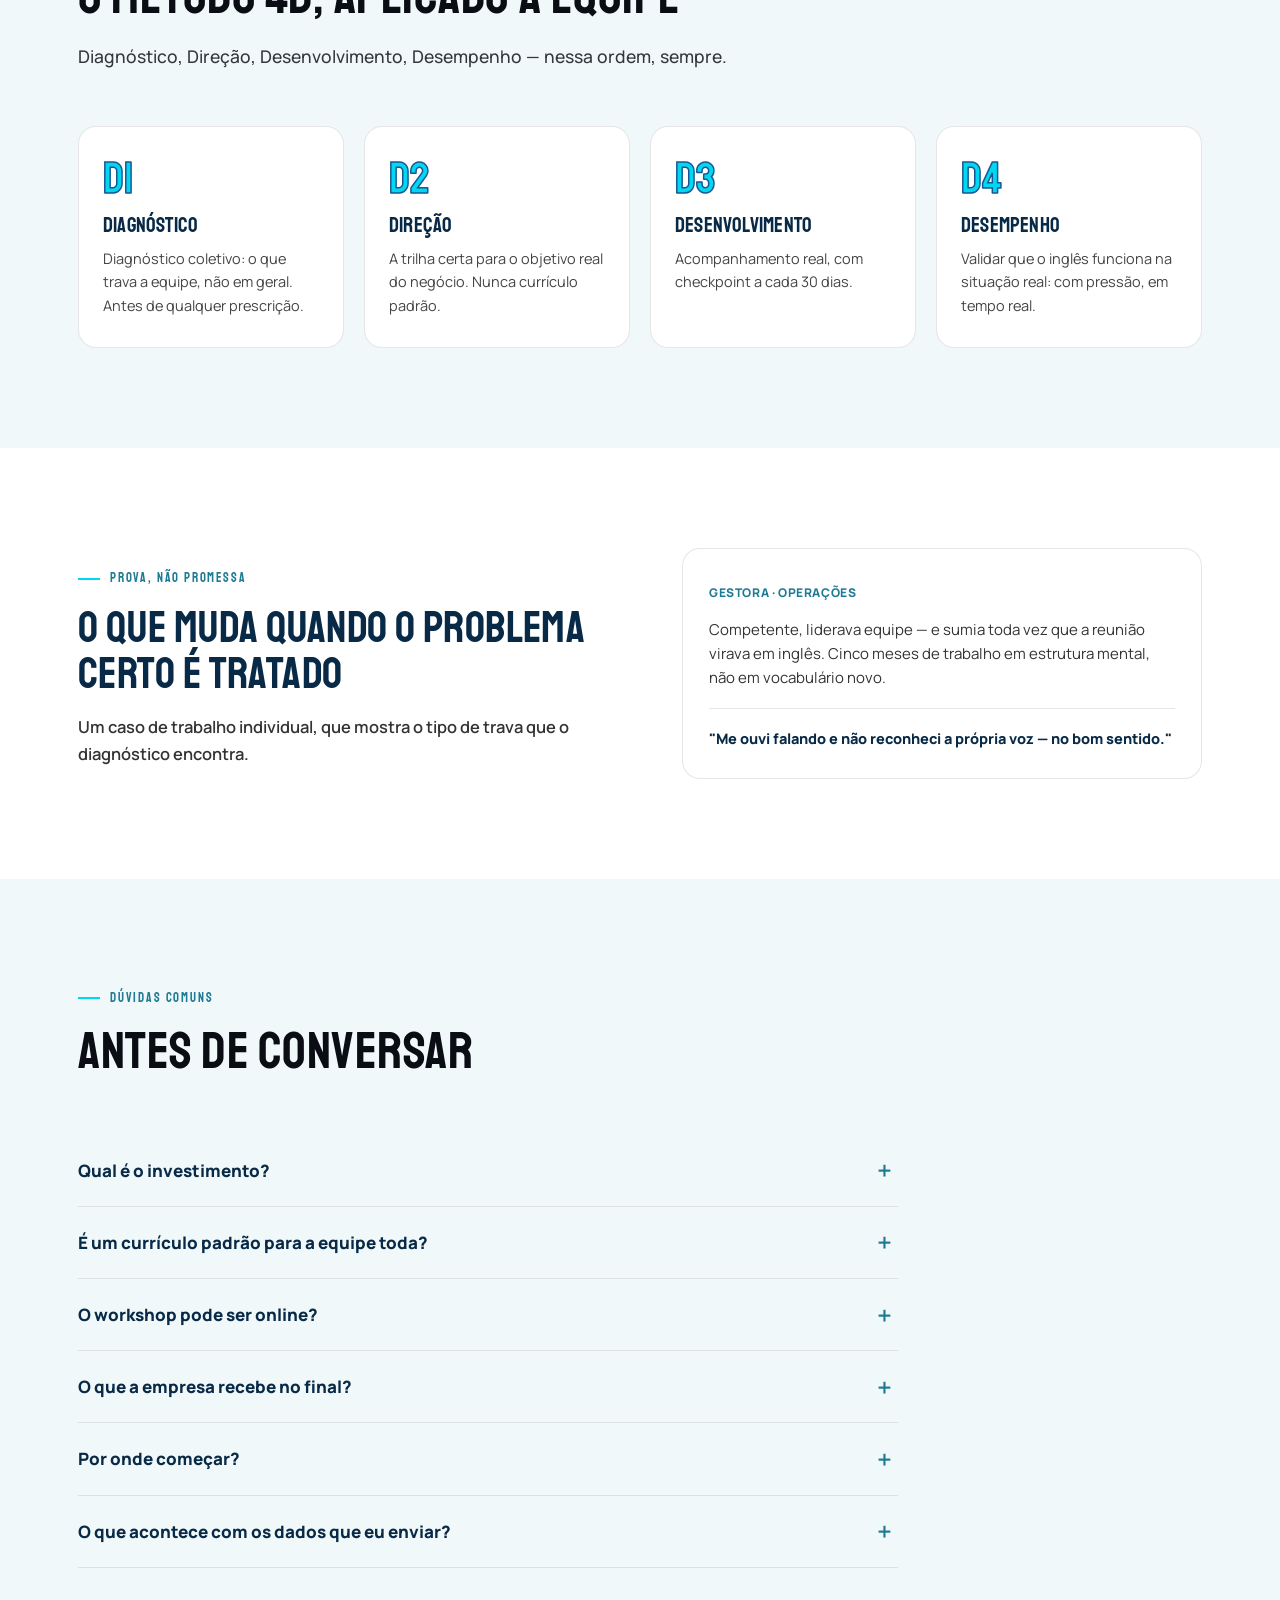
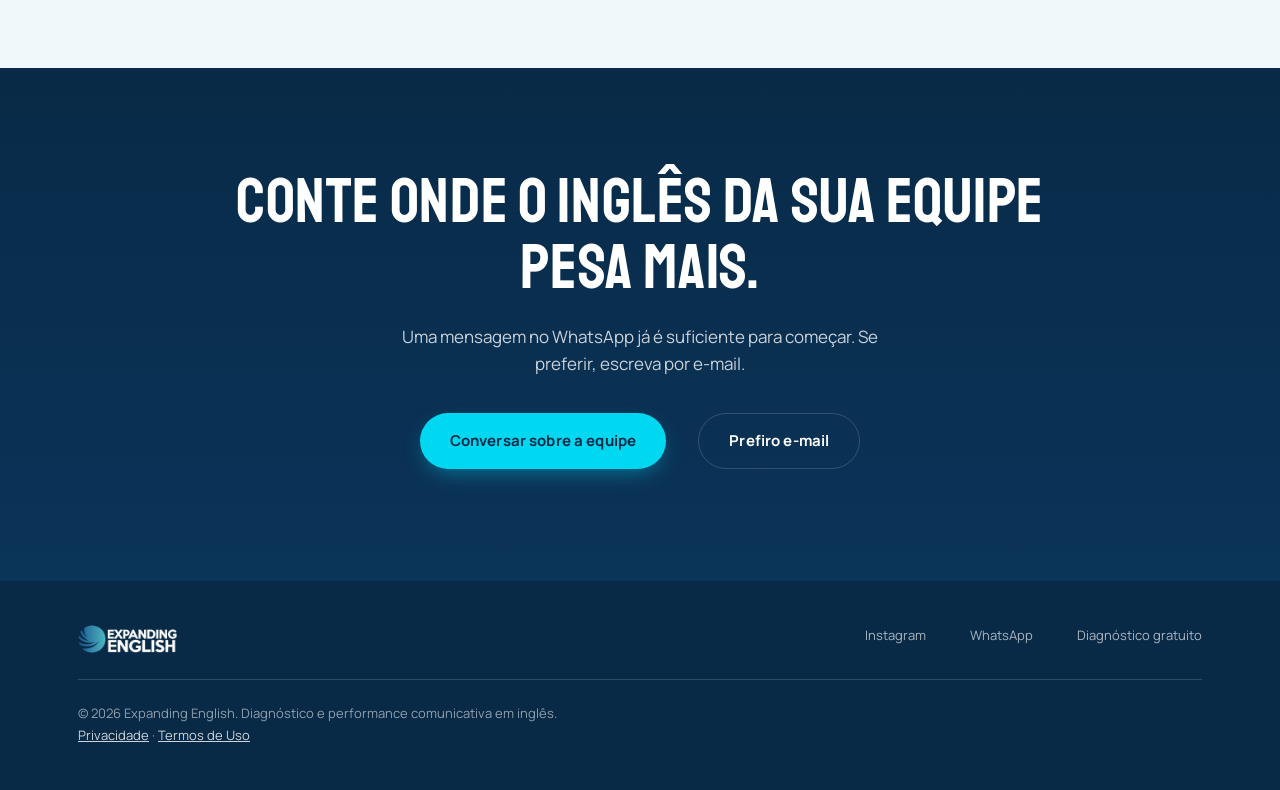
<file: empresas/index.html>
<!DOCTYPE html>
<html lang="pt-BR">
<head>
  <meta charset="UTF-8">
  <meta name="viewport" content="width=device-width, initial-scale=1.0">
  <title>Inglês para empresas: workshop, palestra e treinamento | Expanding English</title>
  <meta name="description" content="Workshop, palestra e treinamento de inglês para equipes. Tudo começa por um diagnóstico coletivo e termina com relatório e recomendação de continuidade. Nunca currículo padrão.">
  <meta name="theme-color" content="#0B3459">
  <link rel="canonical" href="https://www.expandingenglish.com.br/empresas/">

  <meta property="og:type" content="website">
  <meta property="og:locale" content="pt_BR">
  <meta property="og:site_name" content="Expanding English">
  <meta property="og:title" content="Inglês para empresas — workshop, palestra e treinamento">
  <meta property="og:description" content="Workshop, palestra e treinamento de inglês para equipes. Tudo começa por um diagnóstico coletivo e termina com relatório e recomendação de continuidade. Nunca currículo padrão.">
  <meta property="og:url" content="https://www.expandingenglish.com.br/empresas/">
  <meta property="og:image" content="https://www.expandingenglish.com.br/images/og-expanding-english.jpg">
  <meta property="og:image:width" content="1200">
  <meta property="og:image:height" content="630">

  <link rel="icon" type="image/png" href="../images/icon.png">
  <link rel="apple-touch-icon" href="../images/apple-touch-icon.png">
  <link rel="preload" href="../fonts/staatliches-latin-400-normal.woff2" as="font" type="font/woff2" crossorigin>
  <link rel="preload" href="../fonts/manrope-latin-400-normal.woff2" as="font" type="font/woff2" crossorigin>
  <link rel="stylesheet" href="../css/fonts.css">
  <link rel="stylesheet" href="../css/styles.css">
  <link rel="stylesheet" href="../css/landing.css">
</head>
<body>

<a class="skip-link" href="#conteudo">Pular para o conteúdo</a>

<header class="lp-head">
  <nav class="wrap">
    <a class="logo" href="../index.html" aria-label="Expanding English — página inicial"><img src="../images/logo-light.png" alt="Expanding English" width="480" height="136"></a>
    <div class="navcta">
      <a class="btn btn-ghost" href="../index.html">Conhecer o site</a>
      <a class="btn btn-primary" href="https://wa.me/5562996504985?text=Oi%21%20Vim%20pela%20p%C3%A1gina%20para%20empresas%20da%20Expanding%20English%20e%20quero%20conversar%20sobre%20a%20minha%20equipe.%0A%0AEmpresa%3A%20%0AQuantas%20pessoas%3A%20%0AOnde%20o%20ingl%C3%AAs%20pesa%20mais%3A%20" target="_blank" rel="noopener">Conversar sobre a equipe</a>
    </div>
  </nav>
</header>

<main id="conteudo" tabindex="-1">

<!--
  ============================================================================
  1. PRIMEIRA DOBRA
  Os botões de WhatsApp desta página usam o número com mensagem pronta e linhas
  em branco para a pessoa completar (empresa, quantas pessoas...). Para trocar o
  número, use localizar e substituir por 5562996504985.
  ============================================================================
-->
<section class="navy-section biz-hero">
  <div class="wrap biz-hero-grid">
    <div class="biz-hero-copy">
      <span class="eyebrow">Para empresas</span>
      <h1>Sua equipe não perde só vocabulário. Perde <em>clareza, agilidade e credibilidade.</em></h1>
      <p class="lead">Workshop, palestra e treinamento que começam pelo diagnóstico do que trava a sua equipe e terminam com relatório e recomendação de continuidade. Nunca com currículo padrão para sala cheia.</p>
      <div class="lp-ctas">
        <a href="https://wa.me/5562996504985?text=Oi%21%20Vim%20pela%20p%C3%A1gina%20para%20empresas%20da%20Expanding%20English%20e%20quero%20conversar%20sobre%20a%20minha%20equipe.%0A%0AEmpresa%3A%20%0AQuantas%20pessoas%3A%20%0AOnde%20o%20ingl%C3%AAs%20pesa%20mais%3A%20" target="_blank" rel="noopener" class="btn btn-primary">Conversar sobre a equipe</a>
        <button type="button" class="btn btn-ghost-dark" onclick="scrollToSection('formatos')">Ver os 3 formatos</button>
      </div>
      <p class="hero-note">Sem promessa de fluência. Diagnóstico antes de prescrição — sempre.</p>
    </div>
    <div class="biz-hero-card">
      <div class="lp-card-dark">
        <h2>O que a empresa recebe</h2>
        <ul class="biz-list">
          <li><b>01</b> Diagnóstico coletivo antes de qualquer conteúdo.</li>
          <li><b>02</b> Formato aplicado ao contexto real da equipe: reunião, atendimento, negociação internacional.</li>
          <li><b>03</b> Relatório e recomendação de continuidade ao final. Não é palestra e ponto final.</li>
        </ul>
      </div>
    </div>
  </div>
</section>

<!--
  ============================================================================
  2. O PROBLEMA (3 perfis de trava, vistos pela equipe)
  ============================================================================
-->
<section id="problema">
  <div class="wrap">
    <div class="section-head">
      <span class="eyebrow">O problema</span>
      <h2>O inglês da equipe trava em lugares diferentes</h2>
      <p>Não existe fluência genérica. Existe inglês que funciona na reunião, no atendimento e na negociação internacional. E cada trava pede um caminho.</p>
    </div>
    <div class="method-grid steps">
      <div class="method-card"><span class="d">01</span><h3>Estrutura Travada</h3><p>As pessoas sabem o que querem dizer, mas a frase demora a sair. A conversa já andou quando elas terminam de pensar.</p></div>
      <div class="method-card"><span class="d">02</span><h3>Contexto Errado</h3><p>Leem e escrevem bem, mas nunca treinaram a resposta em tempo real, com alguém esperando do outro lado.</p></div>
      <div class="method-card"><span class="d">03</span><h3>Bloqueio Disfarçado</h3><p>O medo de errar faz profissionais competentes ficarem em silêncio justo quando mais precisam aparecer.</p></div>
    </div>
    <p class="lp-note">Numa mesma equipe, perfis diferentes podem aparecer. Por isso o diagnóstico coletivo vem antes de qualquer conteúdo.</p>
  </div>
</section>

<!--
  ============================================================================
  3. OS 3 FORMATOS
  Palestra Institucional, Workshop Corporativo (destaque) e Treinamento.
  Nenhum valor aparece: o investimento é tratado depois da conversa.
  ============================================================================
-->
<section id="formatos" class="mist">
  <div class="wrap">
    <div class="section-head">
      <span class="eyebrow">Formatos</span>
      <h2>Do primeiro contato à continuidade</h2>
      <p>Você escolhe por onde começar. O formato final é definido depois de entender a equipe.</p>
    </div>
    <div class="prog-grid">
      <div class="prog-card">
        <span class="k">45–60 min</span>
        <h3>Palestra Institucional</h3>
        <p>Para evento, congresso ou ação de RH. Mostra por que o inglês trava sob pressão e apresenta os 3 Perfis de Trava, para a plateia se reconhecer. Sem promessa de fluência.</p>
        <a href="https://wa.me/5562996504985?text=Oi%21%20Vim%20pela%20p%C3%A1gina%20para%20empresas%20da%20Expanding%20English%20e%20quero%20saber%20mais%20sobre%20a%20Palestra%20Institucional.%0A%0AEvento%20ou%20empresa%3A%20%0AData%20prevista%3A%20%0AQuantas%20pessoas%20na%20plateia%3A%20" target="_blank" rel="noopener" class="btn btn-ghost">Pedir informações</a>
      </div>
      <div class="prog-card featured">
        <span class="k">60–120 min · presencial ou online</span>
        <h3>Workshop Corporativo</h3>
        <p>Contexto, diagnóstico coletivo, conteúdo aplicado, prática e próximos passos, tudo voltado às situações reais da equipe. Termina com relatório e recomendação de continuidade.</p>
        <a href="https://wa.me/5562996504985?text=Oi%21%20Vim%20pela%20p%C3%A1gina%20para%20empresas%20da%20Expanding%20English%20e%20quero%20saber%20mais%20sobre%20o%20Workshop%20Corporativo.%0A%0AEmpresa%3A%20%0AQuantas%20pessoas%3A%20%0APresencial%20ou%20online%3A%20" target="_blank" rel="noopener" class="btn btn-primary">Pedir informações</a>
      </div>
      <div class="prog-card">
        <span class="k">Continuidade</span>
        <h3>Treinamento para equipes</h3>
        <p>Programa desenhado a partir do diagnóstico coletivo, com checkpoint a cada 30 dias e foco nas situações reais: reunião, atendimento, negociação internacional. Formato, duração e frequência são definidos com a empresa.</p>
        <a href="https://wa.me/5562996504985?text=Oi%21%20Vim%20pela%20p%C3%A1gina%20para%20empresas%20da%20Expanding%20English%20e%20quero%20saber%20mais%20sobre%20o%20Treinamento%20para%20equipes.%0A%0AEmpresa%3A%20%0AQuantas%20pessoas%3A%20%0AOnde%20o%20ingl%C3%AAs%20pesa%20mais%3A%20" target="_blank" rel="noopener" class="btn btn-ghost">Pedir informações</a>
      </div>
    </div>
  </div>
</section>

<!--
  ============================================================================
  4. COMO UM WORKSHOP ACONTECE
  ============================================================================
-->
<section id="workshop">
  <div class="wrap">
    <div class="section-head">
      <span class="eyebrow">Passo a passo</span>
      <h2>Como um workshop acontece</h2>
    </div>
    <div class="method-grid steps steps5">
      <div class="method-card"><span class="d">1</span><h3>Contexto</h3><p>Entendemos a equipe e as situações em que o inglês pesa.</p></div>
      <div class="method-card"><span class="d">2</span><h3>Diagnóstico coletivo</h3><p>Identificamos onde e por que o grupo trava.</p></div>
      <div class="method-card"><span class="d">3</span><h3>Conteúdo aplicado</h3><p>Só o que serve para a realidade do grupo.</p></div>
      <div class="method-card"><span class="d">4</span><h3>Prática</h3><p>As situações reais, com pressão e em tempo real.</p></div>
      <div class="method-card"><span class="d">5</span><h3>Próximos passos</h3><p>Relatório e recomendação de continuidade.</p></div>
    </div>
  </div>
</section>

<!--
  ============================================================================
  5. MÉTODO 4D APLICADO À EQUIPE
  ============================================================================
-->
<section id="metodo" class="mist">
  <div class="wrap">
    <div class="section-head">
      <span class="eyebrow">Como funciona</span>
      <h2>O Método 4D, aplicado à equipe</h2>
      <p>Diagnóstico, Direção, Desenvolvimento, Desempenho — nessa ordem, sempre.</p>
    </div>
    <div class="method-grid">
      <div class="method-card"><span class="d">D1</span><h3>Diagnóstico</h3><p>Diagnóstico coletivo: o que trava a equipe, não em geral. Antes de qualquer prescrição.</p></div>
      <div class="method-card"><span class="d">D2</span><h3>Direção</h3><p>A trilha certa para o objetivo real do negócio. Nunca currículo padrão.</p></div>
      <div class="method-card"><span class="d">D3</span><h3>Desenvolvimento</h3><p>Acompanhamento real, com checkpoint a cada 30 dias.</p></div>
      <div class="method-card"><span class="d">D4</span><h3>Desempenho</h3><p>Validar que o inglês funciona na situação real: com pressão, em tempo real.</p></div>
    </div>
  </div>
</section>

<!--
  ============================================================================
  6. PROVA (case real e autorizado, o mesmo do index.html)
  ============================================================================
-->
<section id="prova" class="lp-proof">
  <div class="wrap biz">
    <div>
      <span class="eyebrow">Prova, não promessa</span>
      <h2>O que muda quando o problema certo é tratado</h2>
      <p class="lp-note">Um caso de trabalho individual, que mostra o tipo de trava que o diagnóstico encontra.</p>
    </div>
    <div class="case-card">
      <span class="case-tag">Gestora · Operações</span>
      <p>Competente, liderava equipe — e sumia toda vez que a reunião virava em inglês. Cinco meses de trabalho em estrutura mental, não em vocabulário novo.</p>
      <div class="result">"Me ouvi falando e não reconheci a própria voz — no bom sentido."</div>
    </div>
  </div>
</section>

<!--
  ============================================================================
  7. PERGUNTAS FREQUENTES
  ============================================================================
-->
<section id="duvidas" class="mist">
  <div class="wrap">
    <div class="section-head">
      <span class="eyebrow">Dúvidas comuns</span>
      <h2>Antes de conversar</h2>
    </div>
    <div class="faq">
      <details>
        <summary>Qual é o investimento?</summary>
        <p>Sob consulta. Formato, carga horária e escopo dependem do diagnóstico e do tamanho da equipe, então a proposta vem depois de uma conversa.</p>
      </details>
      <details>
        <summary>É um currículo padrão para a equipe toda?</summary>
        <p>Não. Tudo parte do diagnóstico coletivo e do contexto real da equipe: reunião, atendimento, negociação internacional.</p>
      </details>
      <details>
        <summary>O workshop pode ser online?</summary>
        <p>Sim. O Workshop Corporativo pode ser presencial ou online.</p>
      </details>
      <details>
        <summary>O que a empresa recebe no final?</summary>
        <p>Relatório e recomendação de continuidade: o que foi diagnosticado e quais são os próximos passos.</p>
      </details>
      <details>
        <summary>Por onde começar?</summary>
        <p>Por uma conversa no WhatsApp. Conte o tamanho da equipe, onde o inglês pesa mais e se existe uma data (evento, negociação, mudança de função). Quanto mais contexto, melhor a conversa.</p>
      </details>
      <details>
        <summary>O que acontece com os dados que eu enviar?</summary>
        <p>Usamos as informações só para responder ao seu contato e preparar a conversa. Os detalhes estão na <a href="../privacidade/index.html">Política de Privacidade</a>.</p>
      </details>
    </div>
  </div>
</section>

<!--
  ============================================================================
  8. CTA FINAL
  ============================================================================
-->
<section id="contato" class="navy-section final-cta">
  <div class="wrap">
    <h2>Conte onde o inglês da sua equipe pesa mais.</h2>
    <p>Uma mensagem no WhatsApp já é suficiente para começar. Se preferir, escreva por e-mail.</p>
    <div class="final-ctas">
      <a href="https://wa.me/5562996504985?text=Oi%21%20Vim%20pela%20p%C3%A1gina%20para%20empresas%20da%20Expanding%20English%20e%20quero%20conversar%20sobre%20a%20minha%20equipe.%0A%0AEmpresa%3A%20%0AQuantas%20pessoas%3A%20%0AOnde%20o%20ingl%C3%AAs%20pesa%20mais%3A%20" target="_blank" rel="noopener" class="btn btn-primary">Conversar sobre a equipe</a>
      <a href="mailto:expandingenglishschool@gmail.com?subject=Ingl%C3%AAs%20para%20equipes%20%E2%80%94%20contato%20pelo%20site" class="btn btn-ghost-dark">Prefiro e-mail</a>
    </div>
  </div>
</section>

</main>

<footer>
  <div class="wrap">
    <div class="foot-grid">
      <div class="logo"><img src="../images/logo-dark.png" alt="Expanding English" width="480" height="136" loading="lazy"></div>
      <div class="foot-links">
        <a href="https://instagram.com/southaynaguimaraes" target="_blank" rel="noopener">Instagram</a>
        <a href="https://wa.me/message/PNPG6EUVRORQC1" target="_blank" rel="noopener">WhatsApp</a>
        <a href="../diagnostico/index.html">Diagnóstico gratuito</a>
      </div>
    </div>
    <div class="foot-legal">
      © <span id="year"></span> Expanding English. Diagnóstico e performance comunicativa em inglês.<br>
      <a href="../privacidade/index.html">Privacidade</a> · <a href="../termos/index.html">Termos de Uso</a>
    </div>
  </div>
</footer>

<script src="../js/script.js"></script>
</body>
</html>
</file>
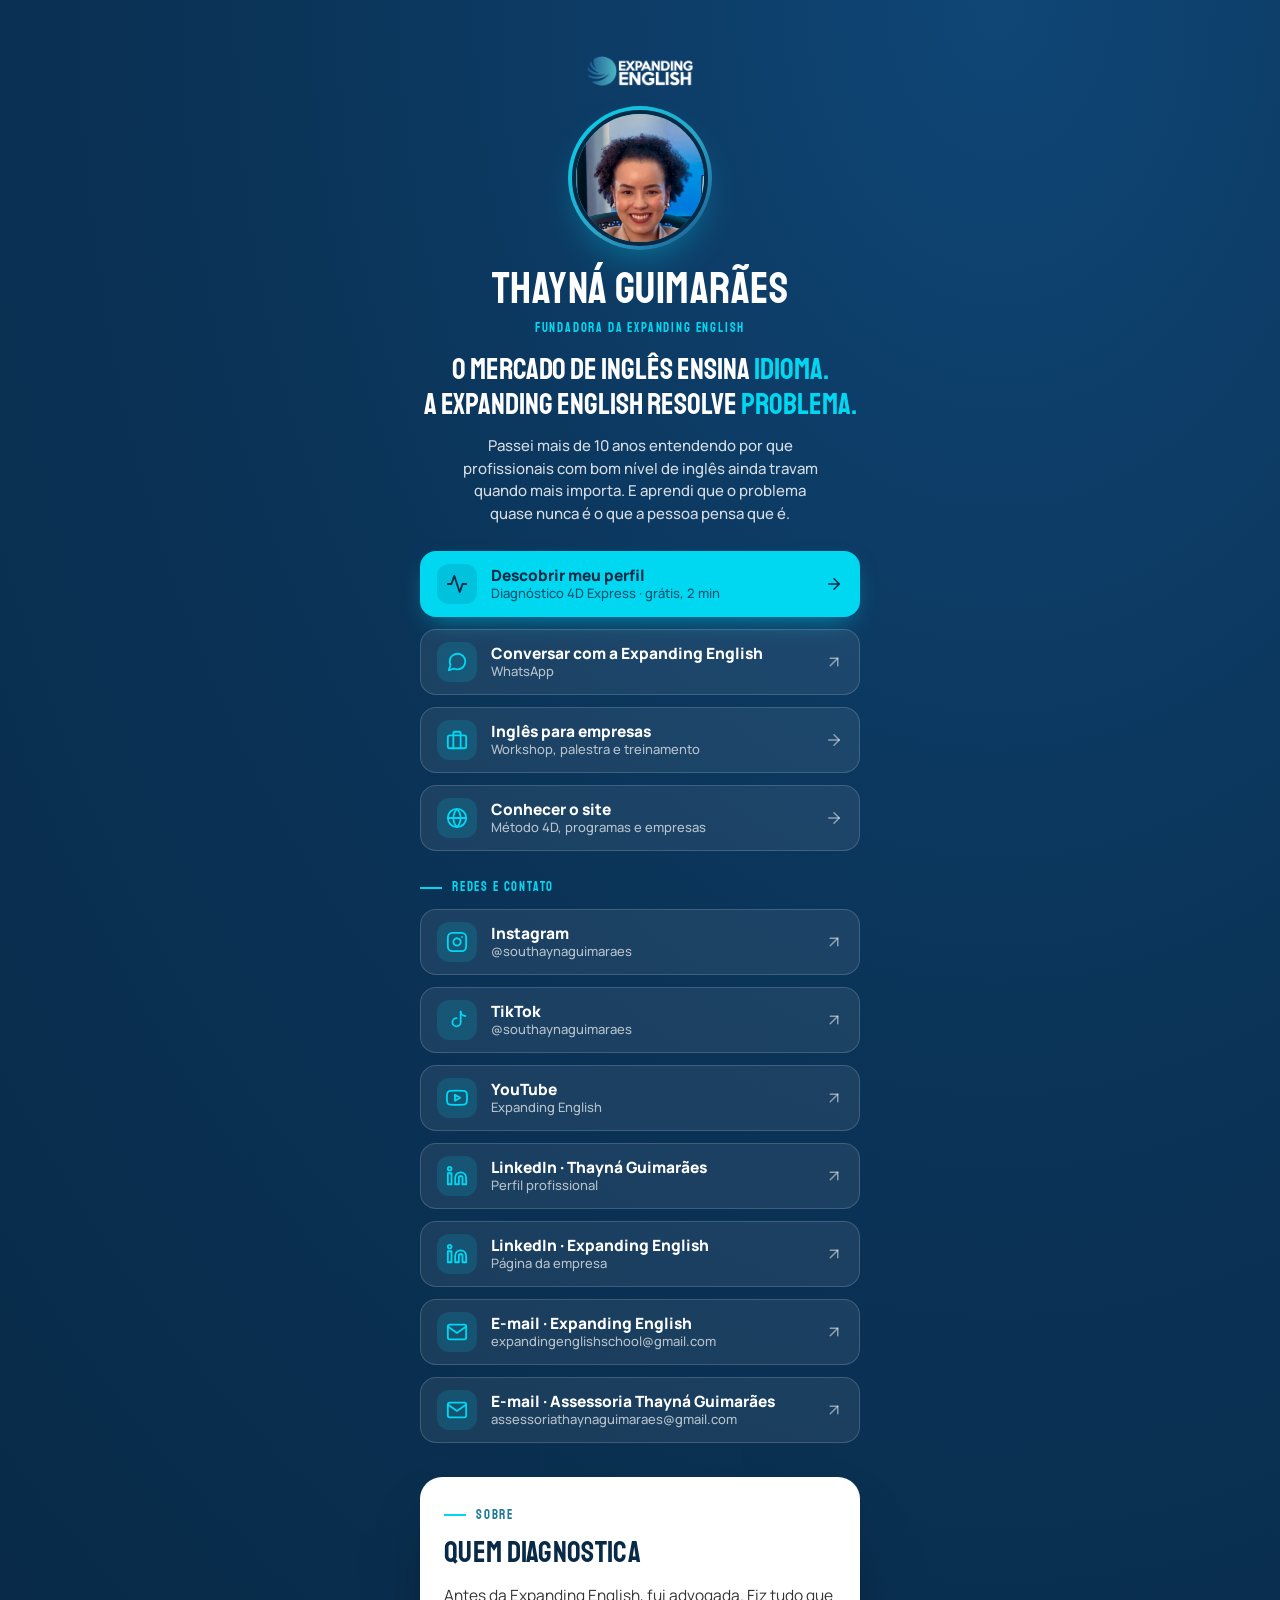
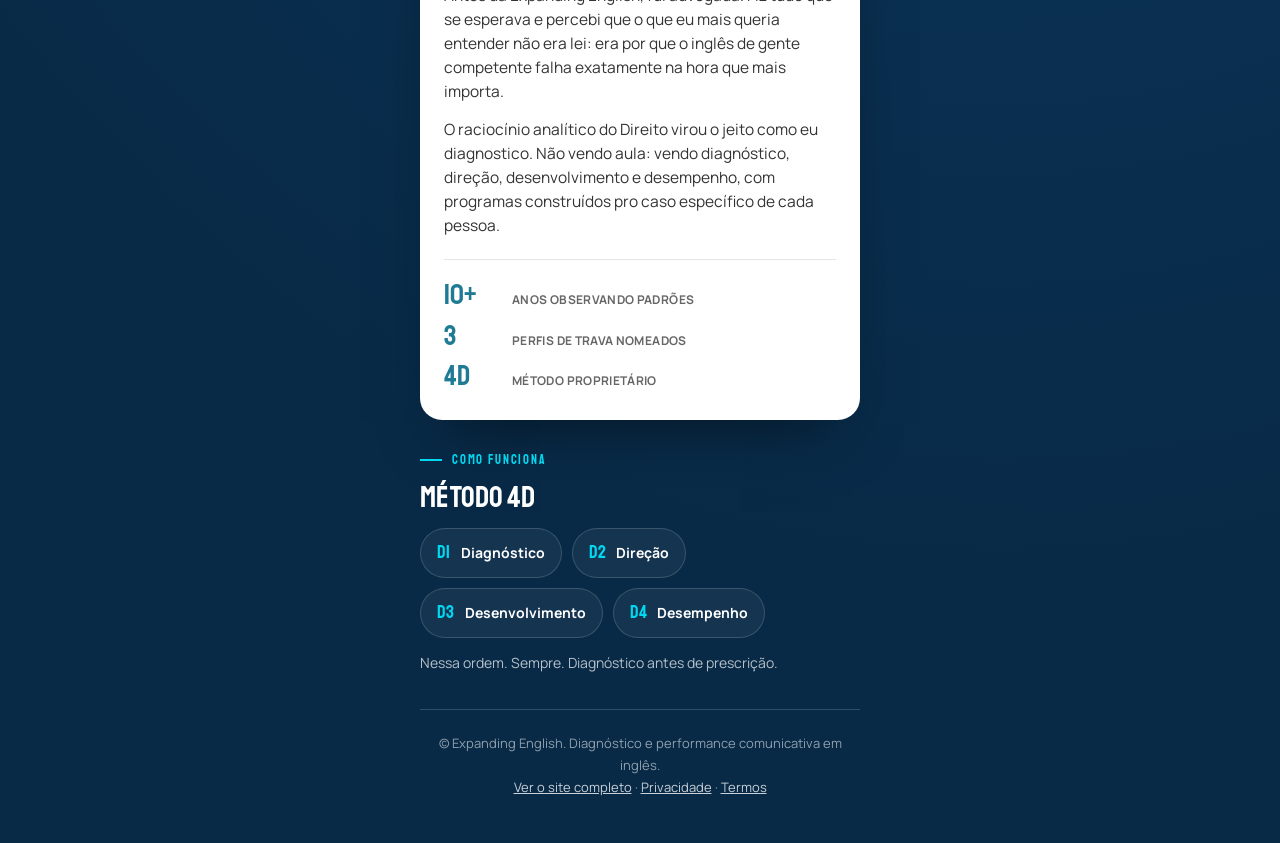
<file: links/index.html>
<!DOCTYPE html>
<!--
  ============================================================================
  EXPANDING ENGLISH — Página de links (o "link na bio" do Instagram)
  ============================================================================

  PARA QUE SERVE
  - É a página que abre quando alguém toca no link do perfil
    @southaynaguimaraes no Instagram: apresentação curta + todos os canais.

  ONDE ESTE ARQUIVO FICA
  - links/index.html (dentro da pasta links, ao lado do index.html do site, que
    é outro arquivo). Os caminhos abaixo começam com ../ por causa dessa pasta.

  TECNOLOGIAS
  - HTML5 + CSS3 (css/bio.css). Sem JavaScript, sem framework, sem build.
  - Fontes: Staatliches e Manrope, hospedadas no próprio site (pasta fonts/,
    declaradas em css/fonts.css), as mesmas do site.
  - Ícones: sprite SVG embutido logo abaixo (Feather Icons, licença MIT).
  - Hospedagem prevista: GitHub Pages, junto com o site. Endereço depois de
    publicar: https://www.expandingenglish.com.br/links/

  ARQUIVOS USADOS
  - css/fonts.css, css/bio.css, images/logo-dark.png, images/avatar-thayna.jpg,
    images/icon.png, images/apple-touch-icon.png
  - Os links "Descobrir meu perfil" e "Conhecer o site" levam ao index.html
    do site (pasta de cima).

  ONDE EDITAR
  - Textos e links: neste arquivo (cada bloco tem um comentário no topo).
  - E-mails: seção 3, no atributo href (mailto:) e no texto do botão.
  - LinkedIn: seção 3, no atributo href do botão.
  - Cores e tamanhos: css/bio.css.
  - Guia completo no README.md.
  ============================================================================
-->
<html lang="pt-BR">
<head>
  <meta charset="UTF-8">
  <meta name="viewport" content="width=device-width, initial-scale=1.0">
  <title>Thayná Guimarães · Expanding English — Links</title>
  <meta name="description" content="Diagnóstico e performance comunicativa em inglês. Descubra seu perfil de trava, fale com a Expanding English e acesse todos os canais.">
  <meta name="theme-color" content="#082A47">

  <!-- Pré-visualização ao compartilhar o link (WhatsApp, LinkedIn, redes sociais) -->
  <meta property="og:type" content="website">
  <meta property="og:locale" content="pt_BR">
  <meta property="og:title" content="Thayná Guimarães · Expanding English">
  <meta property="og:description" content="Diagnóstico e performance comunicativa em inglês. Descubra seu perfil de trava e fale com a Expanding English.">
  <link rel="canonical" href="https://www.expandingenglish.com.br/links/">
  <meta property="og:site_name" content="Expanding English">
  <meta property="og:url" content="https://www.expandingenglish.com.br/links/">
  <meta property="og:image" content="https://www.expandingenglish.com.br/images/og-expanding-english.jpg">
  <meta property="og:image:width" content="1200">
  <meta property="og:image:height" content="630">

  <link rel="icon" type="image/png" href="../images/icon.png">
  <link rel="apple-touch-icon" href="../images/apple-touch-icon.png">

  <!-- Fontes hospedadas no próprio site (declaradas em css/fonts.css) -->
  <link rel="preload" href="../fonts/staatliches-latin-400-normal.woff2" as="font" type="font/woff2" crossorigin>
  <link rel="preload" href="../fonts/manrope-latin-400-normal.woff2" as="font" type="font/woff2" crossorigin>
  <link rel="stylesheet" href="../css/fonts.css">

  <!-- Estilos desta página -->
  <link rel="stylesheet" href="../css/bio.css">
</head>
<body>

<!--
  ============================================================================
  ÍCONES (sprite)
  Cada símbolo é usado nos botões assim: svg com use href="#i-nome".
  Cor, espessura e tamanho vêm de css/bio.css.
  ============================================================================
-->
<svg class="sprite" aria-hidden="true" focusable="false" xmlns="http://www.w3.org/2000/svg">
  <symbol id="i-activity" viewBox="0 0 24 24"><polyline points="22 12 18 12 15 21 9 3 6 12 2 12"></polyline></symbol>
  <symbol id="i-briefcase" viewBox="0 0 24 24"><rect x="2" y="7" width="20" height="14" rx="2" ry="2"></rect><path d="M16 21V5a2 2 0 0 0-2-2h-4a2 2 0 0 0-2 2v16"></path></symbol>
  <symbol id="i-chat" viewBox="0 0 24 24"><path d="M21 11.5a8.38 8.38 0 0 1-.9 3.8 8.5 8.5 0 0 1-7.6 4.7 8.38 8.38 0 0 1-3.8-.9L3 21l1.9-5.7a8.38 8.38 0 0 1-.9-3.8 8.5 8.5 0 0 1 4.7-7.6 8.38 8.38 0 0 1 3.8-.9h.5a8.48 8.48 0 0 1 8 8v.5z"></path></symbol>
  <symbol id="i-globe" viewBox="0 0 24 24"><circle cx="12" cy="12" r="10"></circle><line x1="2" y1="12" x2="22" y2="12"></line><path d="M12 2a15.3 15.3 0 0 1 4 10 15.3 15.3 0 0 1-4 10 15.3 15.3 0 0 1-4-10 15.3 15.3 0 0 1 4-10z"></path></symbol>
  <symbol id="i-instagram" viewBox="0 0 24 24"><rect x="2" y="2" width="20" height="20" rx="5" ry="5"></rect><path d="M16 11.37A4 4 0 1 1 12.63 8 4 4 0 0 1 16 11.37z"></path><line x1="17.5" y1="6.5" x2="17.51" y2="6.5"></line></symbol>
  <symbol id="i-linkedin" viewBox="0 0 24 24"><path d="M16 8a6 6 0 0 1 6 6v7h-4v-7a2 2 0 0 0-2-2 2 2 0 0 0-2 2v7h-4v-7a6 6 0 0 1 6-6z"></path><rect x="2" y="9" width="4" height="12"></rect><circle cx="4" cy="4" r="2"></circle></symbol>
  <symbol id="i-tiktok" viewBox="0 0 24 24"><path d="M16 3v11.5a4.5 4.5 0 1 1-4.5-4.5"></path><path d="M16 3c.3 2.6 2 4.4 5 4.6"></path></symbol>
  <symbol id="i-youtube" viewBox="0 0 24 24"><path d="M22.54 6.42a2.78 2.78 0 0 0-1.94-2C18.88 4 12 4 12 4s-6.88 0-8.6.46a2.78 2.78 0 0 0-1.94 2A29 29 0 0 0 1 11.75a29 29 0 0 0 .46 5.33A2.78 2.78 0 0 0 3.4 19c1.72.46 8.6.46 8.6.46s6.88 0 8.6-.46a2.78 2.78 0 0 0 1.94-2 29 29 0 0 0 .46-5.25 29 29 0 0 0-.46-5.33z"></path><polygon points="9.75 15.02 15.5 11.75 9.75 8.48 9.75 15.02"></polygon></symbol>
  <symbol id="i-mail" viewBox="0 0 24 24"><path d="M4 4h16c1.1 0 2 .9 2 2v12c0 1.1-.9 2-2 2H4c-1.1 0-2-.9-2-2V6c0-1.1.9-2 2-2z"></path><polyline points="22,6 12,13 2,6"></polyline></symbol>
  <symbol id="i-arrow-right" viewBox="0 0 24 24"><line x1="5" y1="12" x2="19" y2="12"></line><polyline points="12 5 19 12 12 19"></polyline></symbol>
  <symbol id="i-arrow-up-right" viewBox="0 0 24 24"><line x1="7" y1="17" x2="17" y2="7"></line><polyline points="7 7 17 7 17 17"></polyline></symbol>
</svg>

<main class="bio">

  <!--
    ==========================================================================
    1. TOPO
    Logo, foto, nome, cargo, frase de posicionamento e apresentação curta.
    Foto: images/avatar-thayna.jpg (quadrada, a CSS deixa redonda).
    ==========================================================================
  -->
  <header class="bio-top">
    <img class="bio-logo" src="../images/logo-dark.png" alt="Expanding English" width="480" height="136">
    <div class="bio-avatar"><img src="../images/avatar-thayna.jpg" alt="Thayná Guimarães" width="400" height="400"></div>
    <h1>Thayná Guimarães</h1>
    <p class="bio-role">Fundadora da Expanding English</p>
    <p class="bio-pitch">O mercado de inglês ensina <span>idioma.</span><br>A Expanding English resolve <span>problema.</span></p>
    <p class="bio-lead">Passei mais de 10 anos entendendo por que profissionais com bom nível de inglês ainda travam quando mais importa. E aprendi que o problema quase nunca é o que a pessoa pensa que é.</p>
  </header>

  <!--
    ==========================================================================
    2. AÇÕES PRINCIPAIS
    1) Diagnóstico 4D Express: o quiz do site (index.html, seção diagnostico).
    2) WhatsApp: link curto oficial da empresa.
    3) Site completo.
    ==========================================================================
  -->
  <nav class="links" aria-label="Ações principais">
    <a class="link link-primary" href="../diagnostico/index.html?utm_source=instagram&amp;utm_medium=bio">
      <span class="ico"><svg viewBox="0 0 24 24" aria-hidden="true"><use href="#i-activity"></use></svg></span>
      <span class="txt"><span class="t">Descobrir meu perfil</span><span class="s">Diagnóstico 4D Express · grátis, 2 min</span></span>
      <svg class="go" viewBox="0 0 24 24" aria-hidden="true"><use href="#i-arrow-right"></use></svg>
    </a>
    <a class="link" href="https://wa.me/message/PNPG6EUVRORQC1" target="_blank" rel="noopener">
      <span class="ico"><svg viewBox="0 0 24 24" aria-hidden="true"><use href="#i-chat"></use></svg></span>
      <span class="txt"><span class="t">Conversar com a Expanding English</span><span class="s">WhatsApp</span></span>
      <svg class="go" viewBox="0 0 24 24" aria-hidden="true"><use href="#i-arrow-up-right"></use></svg>
    </a>
    <a class="link" href="../empresas/index.html">
      <span class="ico"><svg viewBox="0 0 24 24" aria-hidden="true"><use href="#i-briefcase"></use></svg></span>
      <span class="txt"><span class="t">Inglês para empresas</span><span class="s">Workshop, palestra e treinamento</span></span>
      <svg class="go" viewBox="0 0 24 24" aria-hidden="true"><use href="#i-arrow-right"></use></svg>
    </a>
    <a class="link" href="../index.html">
      <span class="ico"><svg viewBox="0 0 24 24" aria-hidden="true"><use href="#i-globe"></use></svg></span>
      <span class="txt"><span class="t">Conhecer o site</span><span class="s">Método 4D, programas e empresas</span></span>
      <svg class="go" viewBox="0 0 24 24" aria-hidden="true"><use href="#i-arrow-right"></use></svg>
    </a>
  </nav>

  <!--
    ==========================================================================
    3. REDES E CONTATO
    Instagram, TikTok, YouTube, LinkedIn e os dois e-mails.
    E-mail: o texto "?subject=..." no href pré-preenche o assunto da mensagem.
    ==========================================================================
  -->
  <h2 class="eyebrow group-label">Redes e contato</h2>
  <nav class="links" aria-label="Redes e contato">
    <a class="link" href="https://instagram.com/southaynaguimaraes" target="_blank" rel="noopener">
      <span class="ico"><svg viewBox="0 0 24 24" aria-hidden="true"><use href="#i-instagram"></use></svg></span>
      <span class="txt"><span class="t">Instagram</span><span class="s">@southaynaguimaraes</span></span>
      <svg class="go" viewBox="0 0 24 24" aria-hidden="true"><use href="#i-arrow-up-right"></use></svg>
    </a>
    <a class="link" href="https://www.tiktok.com/@southaynaguimaraes" target="_blank" rel="noopener">
      <span class="ico"><svg viewBox="0 0 24 24" aria-hidden="true"><use href="#i-tiktok"></use></svg></span>
      <span class="txt"><span class="t">TikTok</span><span class="s">@southaynaguimaraes</span></span>
      <svg class="go" viewBox="0 0 24 24" aria-hidden="true"><use href="#i-arrow-up-right"></use></svg>
    </a>
    <a class="link" href="https://www.youtube.com/@expandingenglish" target="_blank" rel="noopener">
      <span class="ico"><svg viewBox="0 0 24 24" aria-hidden="true"><use href="#i-youtube"></use></svg></span>
      <span class="txt"><span class="t">YouTube</span><span class="s">Expanding English</span></span>
      <svg class="go" viewBox="0 0 24 24" aria-hidden="true"><use href="#i-arrow-up-right"></use></svg>
    </a>
    <!--
      LINKEDIN (perfil profissional): perfil pessoal da Thayná, usado de forma empresarial, com acesso
      à página da Expanding English. Para trocar o endereço, edite o href. Para
      esconder o botão sem apagá-lo, escreva a palavra hidden na primeira linha
      do link (logo depois de class="link").
    -->
    <a class="link" href="https://www.linkedin.com/in/thaynaguimaraes/" target="_blank" rel="noopener">
      <span class="ico"><svg viewBox="0 0 24 24" aria-hidden="true"><use href="#i-linkedin"></use></svg></span>
      <span class="txt"><span class="t">LinkedIn · Thayná Guimarães</span><span class="s">Perfil profissional</span></span>
      <svg class="go" viewBox="0 0 24 24" aria-hidden="true"><use href="#i-arrow-up-right"></use></svg>
    </a>
    <a class="link" href="https://www.linkedin.com/company/expandingenglish/" target="_blank" rel="noopener">
      <span class="ico"><svg viewBox="0 0 24 24" aria-hidden="true"><use href="#i-linkedin"></use></svg></span>
      <span class="txt"><span class="t">LinkedIn · Expanding English</span><span class="s">Página da empresa</span></span>
      <svg class="go" viewBox="0 0 24 24" aria-hidden="true"><use href="#i-arrow-up-right"></use></svg>
    </a>
    <a class="link" href="mailto:expandingenglishschool@gmail.com?subject=Contato%20pelo%20Instagram">
      <span class="ico"><svg viewBox="0 0 24 24" aria-hidden="true"><use href="#i-mail"></use></svg></span>
      <span class="txt"><span class="t">E-mail · Expanding English</span><span class="s">expandingenglishschool<wbr>@gmail.com</span></span>
      <svg class="go" viewBox="0 0 24 24" aria-hidden="true"><use href="#i-arrow-up-right"></use></svg>
    </a>
    <a class="link" href="mailto:assessoriathaynaguimaraes@gmail.com?subject=Contato%20pelo%20Instagram">
      <span class="ico"><svg viewBox="0 0 24 24" aria-hidden="true"><use href="#i-mail"></use></svg></span>
      <span class="txt"><span class="t">E-mail · Assessoria Thayná Guimarães</span><span class="s">assessoriathaynaguimaraes<wbr>@gmail.com</span></span>
      <svg class="go" viewBox="0 0 24 24" aria-hidden="true"><use href="#i-arrow-up-right"></use></svg>
    </a>
  </nav>

  <!--
    ==========================================================================
    4. QUEM DIAGNOSTICA
    Cartão branco com a história curta e as 3 credenciais (mesmos números do site).
    ==========================================================================
  -->
  <section class="bio-card" aria-labelledby="quem">
    <span class="eyebrow">Sobre</span>
    <h2 id="quem">Quem diagnostica</h2>
    <p>Antes da Expanding English, fui advogada. Fiz tudo que se esperava e percebi que o que eu mais queria entender não era lei: era por que o inglês de gente competente falha exatamente na hora que mais importa.</p>
    <p>O raciocínio analítico do Direito virou o jeito como eu diagnostico. Não vendo aula: vendo diagnóstico, direção, desenvolvimento e desempenho, com programas construídos pro caso específico de cada pessoa.</p>
    <div class="creds">
      <div><b>10+</b><span>anos observando padrões</span></div>
      <div><b>3</b><span>perfis de trava nomeados</span></div>
      <div><b>4D</b><span>método proprietário</span></div>
    </div>
  </section>

  <!--
    ==========================================================================
    5. MÉTODO 4D
    Os quatro passos, sempre nesta ordem (mesmos nomes do site).
    ==========================================================================
  -->
  <section class="bio-method" aria-labelledby="metodo">
    <span class="eyebrow">Como funciona</span>
    <h2 id="metodo">Método 4D</h2>
    <ul class="method-list">
      <li><span class="d">D1</span>Diagnóstico</li>
      <li><span class="d">D2</span>Direção</li>
      <li><span class="d">D3</span>Desenvolvimento</li>
      <li><span class="d">D4</span>Desempenho</li>
    </ul>
    <p class="method-note">Nessa ordem. Sempre. Diagnóstico antes de prescrição.</p>
  </section>

  <!--
    ==========================================================================
    6. RODAPÉ
    Só o essencial. Sem dados cadastrais da empresa.
    ==========================================================================
  -->
  <footer class="bio-foot">
    © Expanding English. Diagnóstico e performance comunicativa em inglês.<br>
    <a href="../index.html">Ver o site completo</a> · <a href="../privacidade/index.html">Privacidade</a> · <a href="../termos/index.html">Termos</a>
  </footer>

</main>
</body>
</html>
</file>
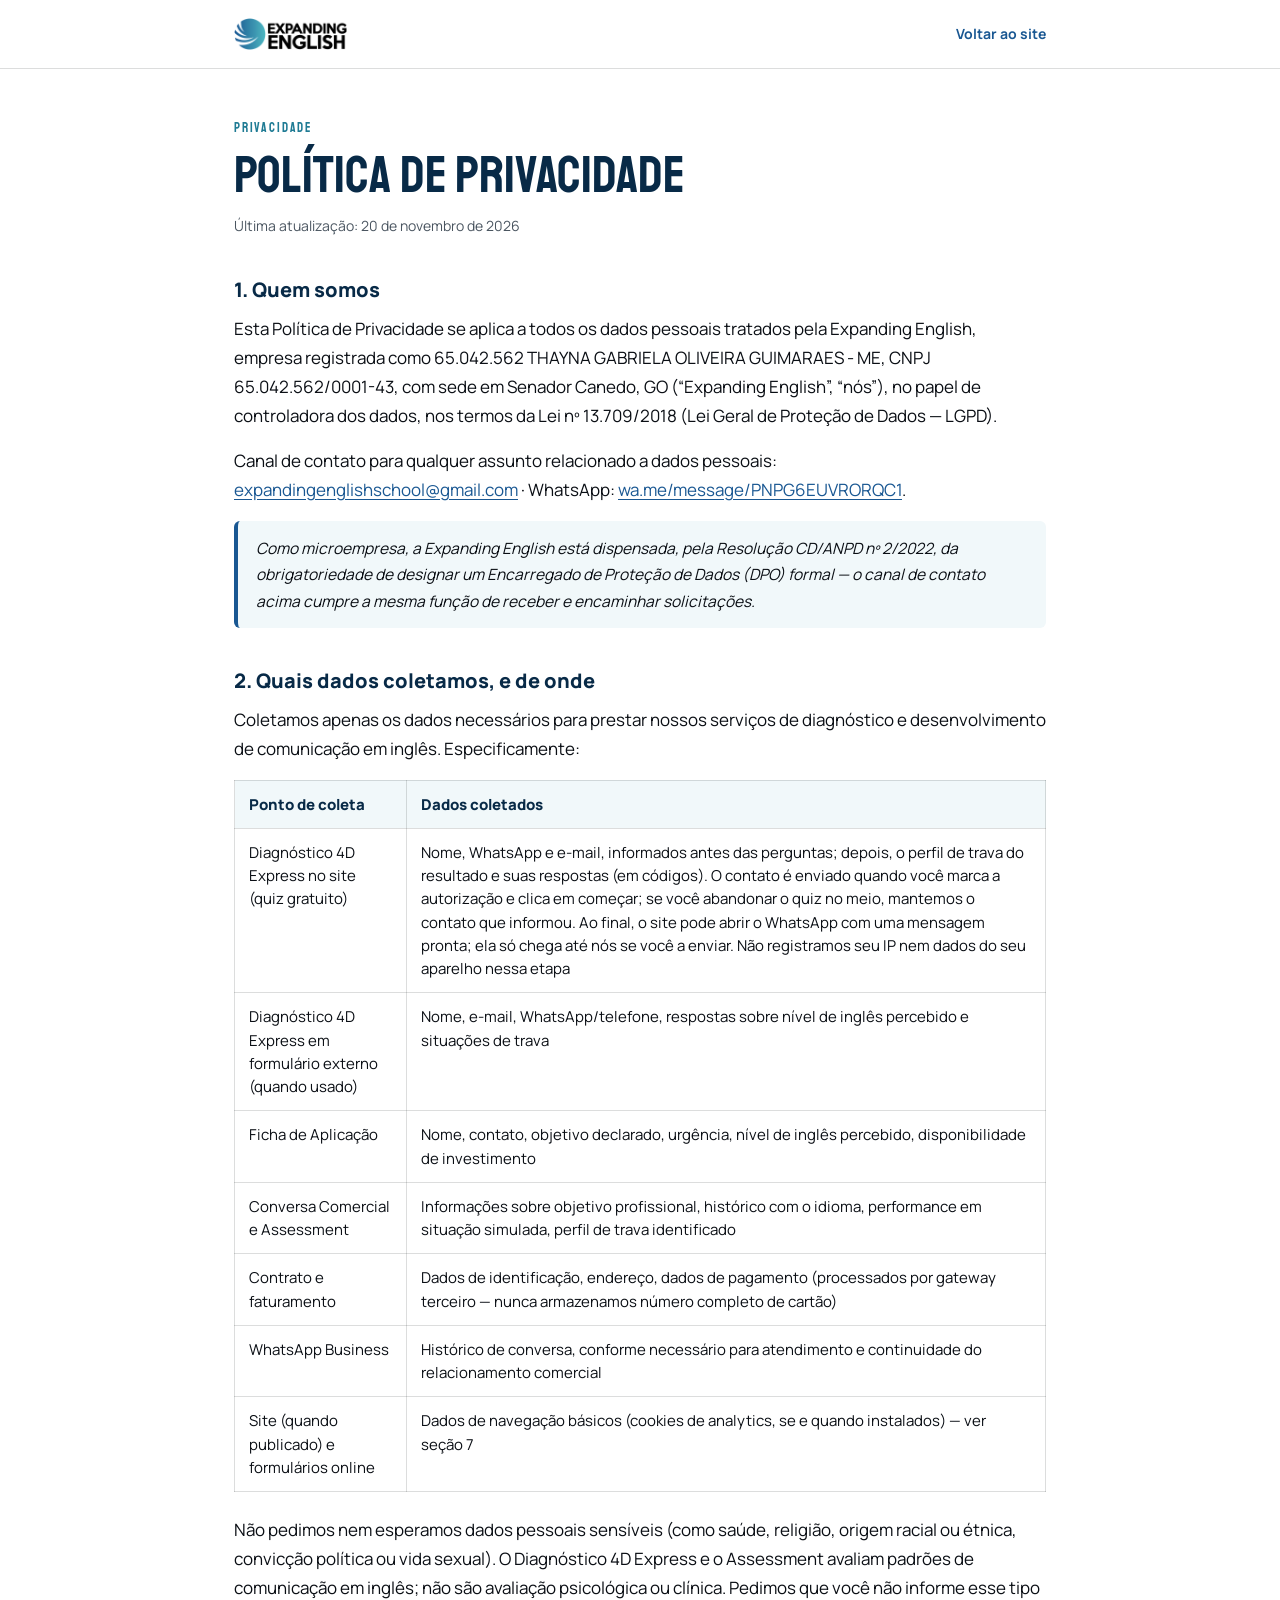
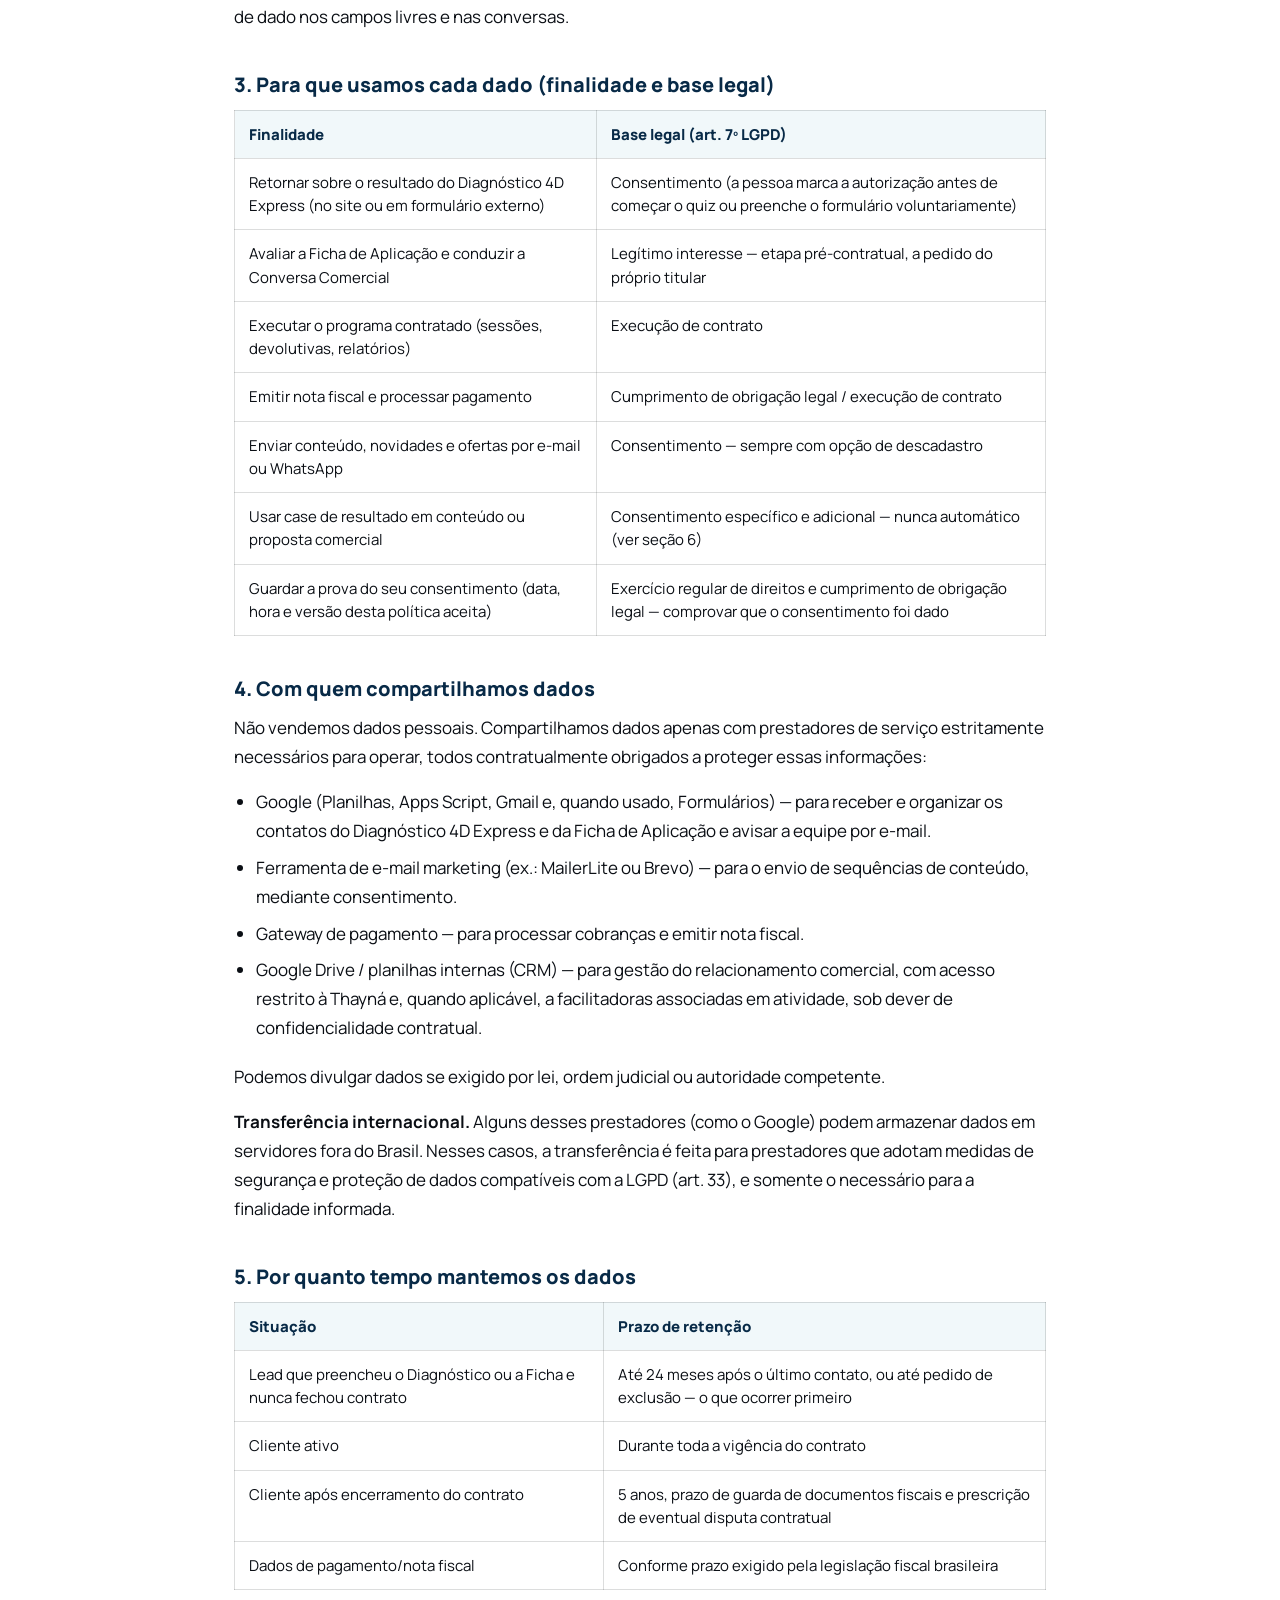
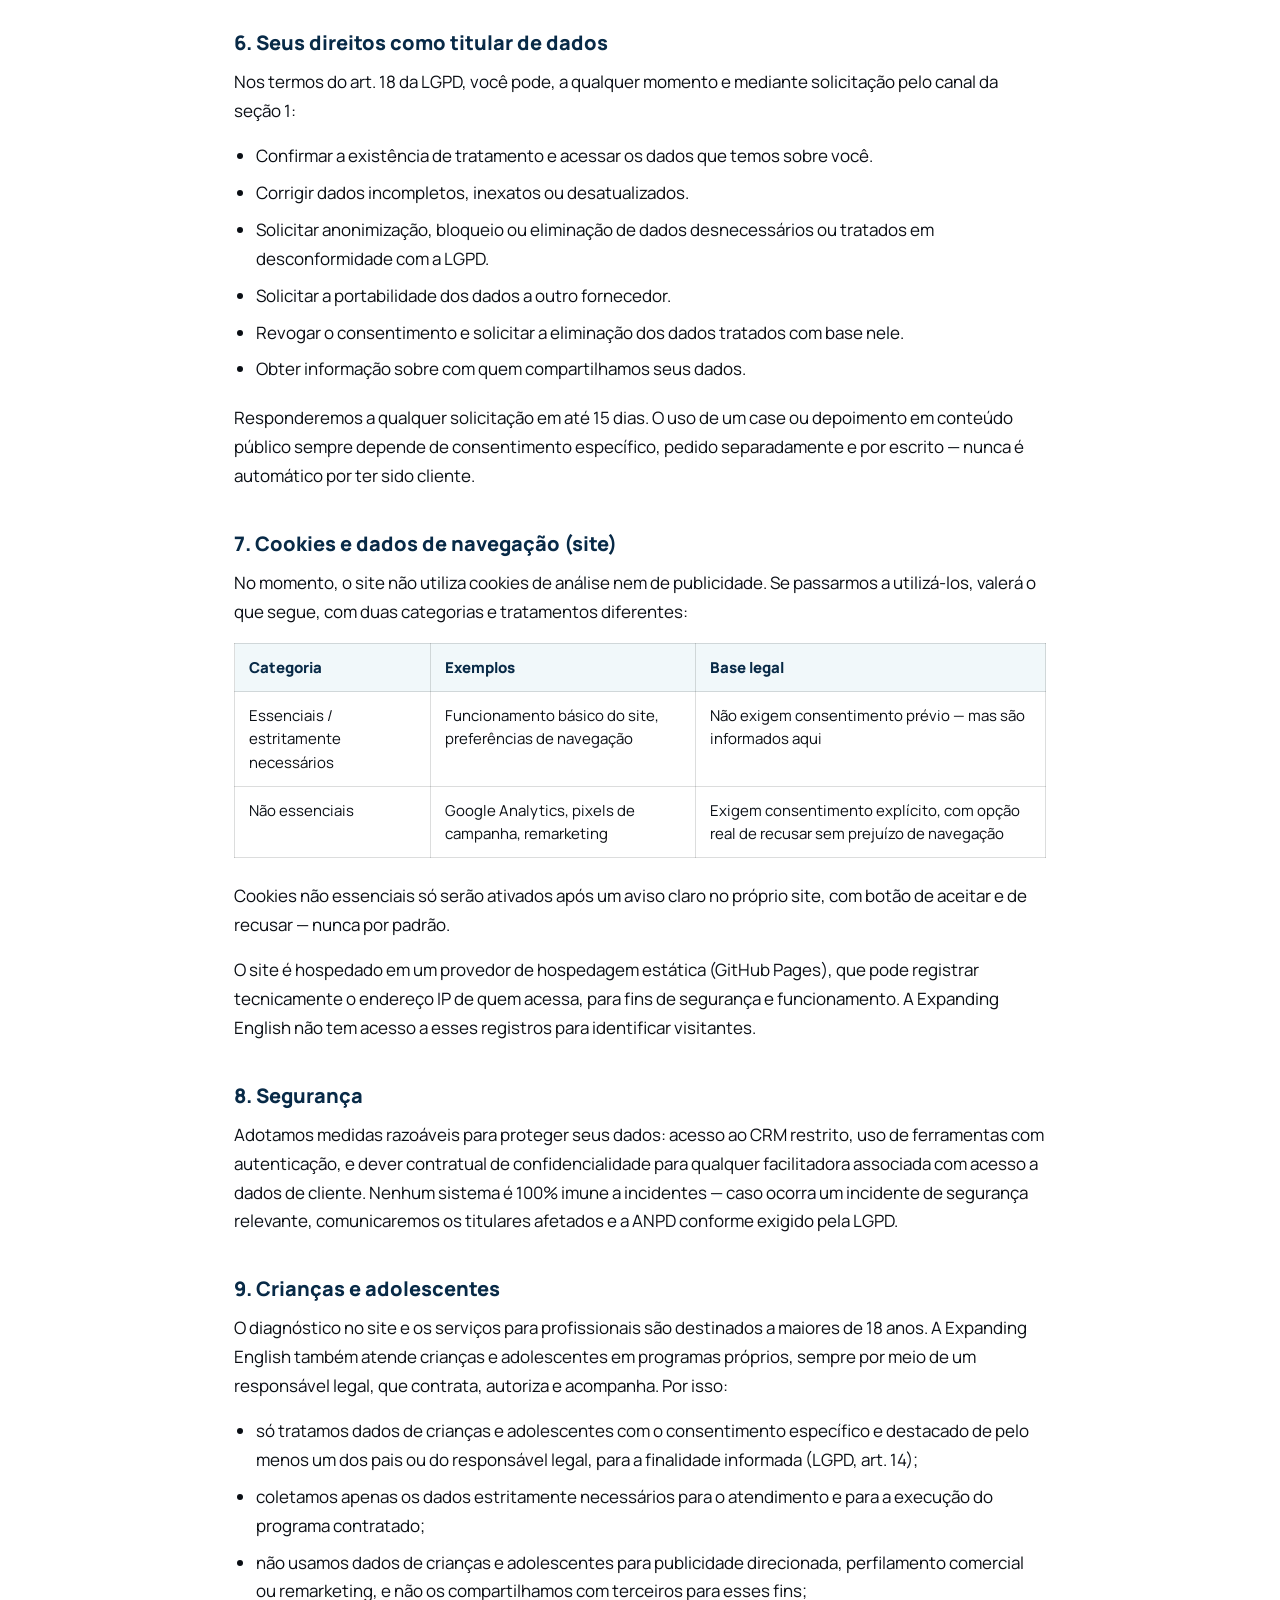
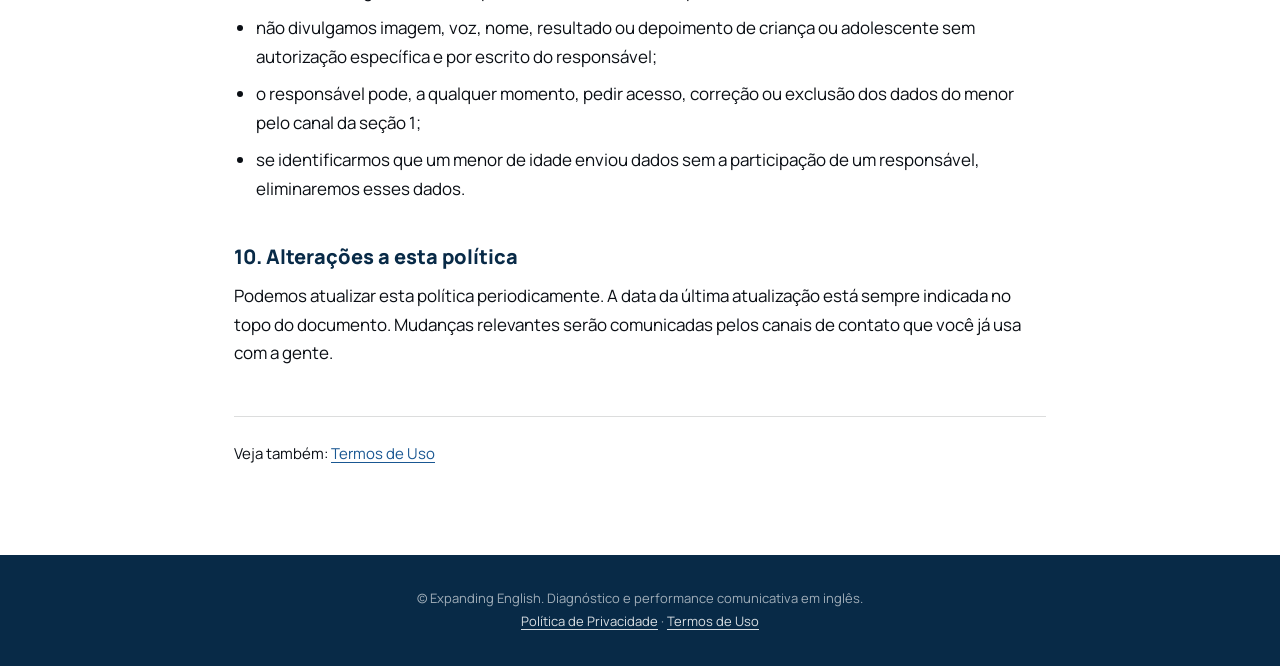
<file: privacidade/index.html>
<!DOCTYPE html>
<!--
  ============================================================================
  EXPANDING ENGLISH — Política de Privacidade
  ============================================================================
  Página legal estática. Estilo: ../css/legal.css. Fontes: ../css/fonts.css.
  Texto baseado no documento "A6 · Política de Privacidade e Termos de Uso"
  (rascunho para revisão jurídica final). Para editar: mude os <p>, <ul> e
  tabelas abaixo e atualize a data "Última atualização".
  Não usa cookies, scripts nem pedidos a servidores externos.
  ============================================================================
-->
<html lang="pt-BR">
<head>
  <meta charset="UTF-8">
  <meta name="viewport" content="width=device-width, initial-scale=1.0">
  <title>Política de Privacidade — Expanding English</title>
  <meta name="description" content="Como a Expanding English trata dados pessoais: quais dados, para quê, por quanto tempo e como exercer seus direitos (LGPD).">
  <meta name="theme-color" content="#0B3459">
  <link rel="canonical" href="https://www.expandingenglish.com.br/privacidade/">
  <link rel="icon" type="image/png" href="../images/icon.png">
  <link rel="apple-touch-icon" href="../images/apple-touch-icon.png">
  <link rel="preload" href="../fonts/manrope-latin-400-normal.woff2" as="font" type="font/woff2" crossorigin>
  <link rel="stylesheet" href="../css/fonts.css">
  <link rel="stylesheet" href="../css/legal.css">
</head>
<body>

<header class="legal-head">
  <div class="in">
    <a href="../index.html" aria-label="Expanding English — voltar ao site"><img src="../images/logo-light.png" alt="Expanding English" width="480" height="136"></a>
    <a class="back" href="../index.html">Voltar ao site</a>
  </div>
</header>

<main class="legal">
  <p class="eyebrow">Privacidade</p>
  <h1>Política de Privacidade</h1>
  <p class="updated">Última atualização: 20 de novembro de 2026</p>

<h2>1. Quem somos</h2>
<p>Esta Política de Privacidade se aplica a todos os dados pessoais tratados pela Expanding English, empresa registrada como 65.042.562 THAYNA GABRIELA OLIVEIRA GUIMARAES - ME, CNPJ 65.042.562/0001-43, com sede em Senador Canedo, GO (“Expanding English”, “nós”), no papel de controladora dos dados, nos termos da Lei nº 13.709/2018 (Lei Geral de Proteção de Dados — LGPD).</p>
<p>Canal de contato para qualquer assunto relacionado a dados pessoais: <a href="mailto:expandingenglishschool@gmail.com">expandingenglishschool@gmail.com</a> · WhatsApp: <a href="https://wa.me/message/PNPG6EUVRORQC1" rel="noopener">wa.me/message/PNPG6EUVRORQC1</a>.</p>
<div class="note"><p><em>Como microempresa, a Expanding English está dispensada, pela Resolução CD/ANPD nº 2/2022, da obrigatoriedade de designar um Encarregado de Proteção de Dados (DPO) formal — o canal de contato acima cumpre a mesma função de receber e encaminhar solicitações.</em></p></div>
<h2>2. Quais dados coletamos, e de onde</h2>
<p>Coletamos apenas os dados necessários para prestar nossos serviços de diagnóstico e desenvolvimento de comunicação em inglês. Especificamente:</p>
<div class="table-wrap"><table>
<thead>
<tr>
<th scope="col">Ponto de coleta</th>
<th scope="col">Dados coletados</th>
</tr>
</thead>
<tbody>
<tr>
<td>Diagnóstico 4D Express no site (quiz gratuito)</td>
<td data-label="Dados coletados">Nome, WhatsApp e e-mail, informados antes das perguntas; depois, o perfil de trava do resultado e suas respostas (em códigos). O contato é enviado quando você marca a autorização e clica em começar; se você abandonar o quiz no meio, mantemos o contato que informou. Ao final, o site pode abrir o WhatsApp com uma mensagem pronta; ela só chega até nós se você a enviar. Não registramos seu IP nem dados do seu aparelho nessa etapa</td>
</tr>
<tr>
<td>Diagnóstico 4D Express em formulário externo (quando usado)</td>
<td data-label="Dados coletados">Nome, e-mail, WhatsApp/telefone, respostas sobre nível de inglês percebido e situações de trava</td>
</tr>
<tr>
<td>Ficha de Aplicação</td>
<td data-label="Dados coletados">Nome, contato, objetivo declarado, urgência, nível de inglês percebido, disponibilidade de investimento</td>
</tr>
<tr>
<td>Conversa Comercial e Assessment</td>
<td data-label="Dados coletados">Informações sobre objetivo profissional, histórico com o idioma, performance em situação simulada, perfil de trava identificado</td>
</tr>
<tr>
<td>Contrato e faturamento</td>
<td data-label="Dados coletados">Dados de identificação, endereço, dados de pagamento (processados por gateway terceiro — nunca armazenamos número completo de cartão)</td>
</tr>
<tr>
<td>WhatsApp Business</td>
<td data-label="Dados coletados">Histórico de conversa, conforme necessário para atendimento e continuidade do relacionamento comercial</td>
</tr>
<tr>
<td>Site (quando publicado) e formulários online</td>
<td data-label="Dados coletados">Dados de navegação básicos (cookies de analytics, se e quando instalados) — ver seção 7</td>
</tr>
</tbody>
</table></div>
<p>Não pedimos nem esperamos dados pessoais sensíveis (como saúde, religião, origem racial ou étnica, convicção política ou vida sexual). O Diagnóstico 4D Express e o Assessment avaliam padrões de comunicação em inglês; não são avaliação psicológica ou clínica. Pedimos que você não informe esse tipo de dado nos campos livres e nas conversas.</p>
<h2>3. Para que usamos cada dado (finalidade e base legal)</h2>
<div class="table-wrap"><table>
<thead>
<tr>
<th scope="col">Finalidade</th>
<th scope="col">Base legal (art. 7º LGPD)</th>
</tr>
</thead>
<tbody>
<tr>
<td>Retornar sobre o resultado do Diagnóstico 4D Express (no site ou em formulário externo)</td>
<td data-label="Base legal (art. 7º LGPD)">Consentimento (a pessoa marca a autorização antes de começar o quiz ou preenche o formulário voluntariamente)</td>
</tr>
<tr>
<td>Avaliar a Ficha de Aplicação e conduzir a Conversa Comercial</td>
<td data-label="Base legal (art. 7º LGPD)">Legítimo interesse — etapa pré-contratual, a pedido do próprio titular</td>
</tr>
<tr>
<td>Executar o programa contratado (sessões, devolutivas, relatórios)</td>
<td data-label="Base legal (art. 7º LGPD)">Execução de contrato</td>
</tr>
<tr>
<td>Emitir nota fiscal e processar pagamento</td>
<td data-label="Base legal (art. 7º LGPD)">Cumprimento de obrigação legal / execução de contrato</td>
</tr>
<tr>
<td>Enviar conteúdo, novidades e ofertas por e-mail ou WhatsApp</td>
<td data-label="Base legal (art. 7º LGPD)">Consentimento — sempre com opção de descadastro</td>
</tr>
<tr>
<td>Usar case de resultado em conteúdo ou proposta comercial</td>
<td data-label="Base legal (art. 7º LGPD)">Consentimento específico e adicional — nunca automático (ver seção 6)</td>
</tr>
<tr>
<td>Guardar a prova do seu consentimento (data, hora e versão desta política aceita)</td>
<td data-label="Base legal (art. 7º LGPD)">Exercício regular de direitos e cumprimento de obrigação legal — comprovar que o consentimento foi dado</td>
</tr>
</tbody>
</table></div>
<h2>4. Com quem compartilhamos dados</h2>
<p>Não vendemos dados pessoais. Compartilhamos dados apenas com prestadores de serviço estritamente necessários para operar, todos contratualmente obrigados a proteger essas informações:</p>
<ul>
<li>Google (Planilhas, Apps Script, Gmail e, quando usado, Formulários) — para receber e organizar os contatos do Diagnóstico 4D Express e da Ficha de Aplicação e avisar a equipe por e-mail.</li>
<li>Ferramenta de e-mail marketing (ex.: MailerLite ou Brevo) — para o envio de sequências de conteúdo, mediante consentimento.</li>
<li>Gateway de pagamento — para processar cobranças e emitir nota fiscal.</li>
<li>Google Drive / planilhas internas (CRM) — para gestão do relacionamento comercial, com acesso restrito à Thayná e, quando aplicável, a facilitadoras associadas em atividade, sob dever de confidencialidade contratual.</li>
</ul>
<p>Podemos divulgar dados se exigido por lei, ordem judicial ou autoridade competente.</p>
<p><strong>Transferência internacional.</strong> Alguns desses prestadores (como o Google) podem armazenar dados em servidores fora do Brasil. Nesses casos, a transferência é feita para prestadores que adotam medidas de segurança e proteção de dados compatíveis com a LGPD (art. 33), e somente o necessário para a finalidade informada.</p>
<h2>5. Por quanto tempo mantemos os dados</h2>
<div class="table-wrap"><table>
<thead>
<tr>
<th scope="col">Situação</th>
<th scope="col">Prazo de retenção</th>
</tr>
</thead>
<tbody>
<tr>
<td>Lead que preencheu o Diagnóstico ou a Ficha e nunca fechou contrato</td>
<td data-label="Prazo de retenção">Até 24 meses após o último contato, ou até pedido de exclusão — o que ocorrer primeiro</td>
</tr>
<tr>
<td>Cliente ativo</td>
<td data-label="Prazo de retenção">Durante toda a vigência do contrato</td>
</tr>
<tr>
<td>Cliente após encerramento do contrato</td>
<td data-label="Prazo de retenção">5 anos, prazo de guarda de documentos fiscais e prescrição de eventual disputa contratual</td>
</tr>
<tr>
<td>Dados de pagamento/nota fiscal</td>
<td data-label="Prazo de retenção">Conforme prazo exigido pela legislação fiscal brasileira</td>
</tr>
</tbody>
</table></div>
<h2>6. Seus direitos como titular de dados</h2>
<p>Nos termos do art. 18 da LGPD, você pode, a qualquer momento e mediante solicitação pelo canal da seção 1:</p>
<ul>
<li>Confirmar a existência de tratamento e acessar os dados que temos sobre você.</li>
<li>Corrigir dados incompletos, inexatos ou desatualizados.</li>
<li>Solicitar anonimização, bloqueio ou eliminação de dados desnecessários ou tratados em desconformidade com a LGPD.</li>
<li>Solicitar a portabilidade dos dados a outro fornecedor.</li>
<li>Revogar o consentimento e solicitar a eliminação dos dados tratados com base nele.</li>
<li>Obter informação sobre com quem compartilhamos seus dados.</li>
</ul>
<p>Responderemos a qualquer solicitação em até 15 dias. O uso de um case ou depoimento em conteúdo público sempre depende de consentimento específico, pedido separadamente e por escrito — nunca é automático por ter sido cliente.</p>
<h2>7. Cookies e dados de navegação (site)</h2>
<p>No momento, o site não utiliza cookies de análise nem de publicidade. Se passarmos a utilizá-los, valerá o que segue, com duas categorias e tratamentos diferentes:</p>
<div class="table-wrap"><table>
<thead>
<tr>
<th scope="col">Categoria</th>
<th scope="col">Exemplos</th>
<th scope="col">Base legal</th>
</tr>
</thead>
<tbody>
<tr>
<td>Essenciais / estritamente necessários</td>
<td data-label="Exemplos">Funcionamento básico do site, preferências de navegação</td>
<td data-label="Base legal">Não exigem consentimento prévio — mas são informados aqui</td>
</tr>
<tr>
<td>Não essenciais</td>
<td data-label="Exemplos">Google Analytics, pixels de campanha, remarketing</td>
<td data-label="Base legal">Exigem consentimento explícito, com opção real de recusar sem prejuízo de navegação</td>
</tr>
</tbody>
</table></div>
<p>Cookies não essenciais só serão ativados após um aviso claro no próprio site, com botão de aceitar e de recusar — nunca por padrão.</p>
<p>O site é hospedado em um provedor de hospedagem estática (GitHub Pages), que pode registrar tecnicamente o endereço IP de quem acessa, para fins de segurança e funcionamento. A Expanding English não tem acesso a esses registros para identificar visitantes.</p>
<h2>8. Segurança</h2>
<p>Adotamos medidas razoáveis para proteger seus dados: acesso ao CRM restrito, uso de ferramentas com autenticação, e dever contratual de confidencialidade para qualquer facilitadora associada com acesso a dados de cliente. Nenhum sistema é 100% imune a incidentes — caso ocorra um incidente de segurança relevante, comunicaremos os titulares afetados e a ANPD conforme exigido pela LGPD.</p>
<h2>9. Crianças e adolescentes</h2>
<p>O diagnóstico no site e os serviços para profissionais são destinados a maiores de 18 anos. A Expanding English também atende crianças e adolescentes em programas próprios, sempre por meio de um responsável legal, que contrata, autoriza e acompanha. Por isso:</p>
<ul>
<li>só tratamos dados de crianças e adolescentes com o consentimento específico e destacado de pelo menos um dos pais ou do responsável legal, para a finalidade informada (LGPD, art. 14);</li>
<li>coletamos apenas os dados estritamente necessários para o atendimento e para a execução do programa contratado;</li>
<li>não usamos dados de crianças e adolescentes para publicidade direcionada, perfilamento comercial ou remarketing, e não os compartilhamos com terceiros para esses fins;</li>
<li>não divulgamos imagem, voz, nome, resultado ou depoimento de criança ou adolescente sem autorização específica e por escrito do responsável;</li>
<li>o responsável pode, a qualquer momento, pedir acesso, correção ou exclusão dos dados do menor pelo canal da seção 1;</li>
<li>se identificarmos que um menor de idade enviou dados sem a participação de um responsável, eliminaremos esses dados.</li>
</ul>
<h2>10. Alterações a esta política</h2>
<p>Podemos atualizar esta política periodicamente. A data da última atualização está sempre indicada no topo do documento. Mudanças relevantes serão comunicadas pelos canais de contato que você já usa com a gente.</p>

  <p class="see-also">Veja também: <a href="../termos/index.html">Termos de Uso</a></p>
</main>

<footer class="legal-foot">
  © Expanding English. Diagnóstico e performance comunicativa em inglês.<br>
  <a href="../privacidade/index.html">Política de Privacidade</a> · <a href="../termos/index.html">Termos de Uso</a>
</footer>

</body>
</html>
</file>
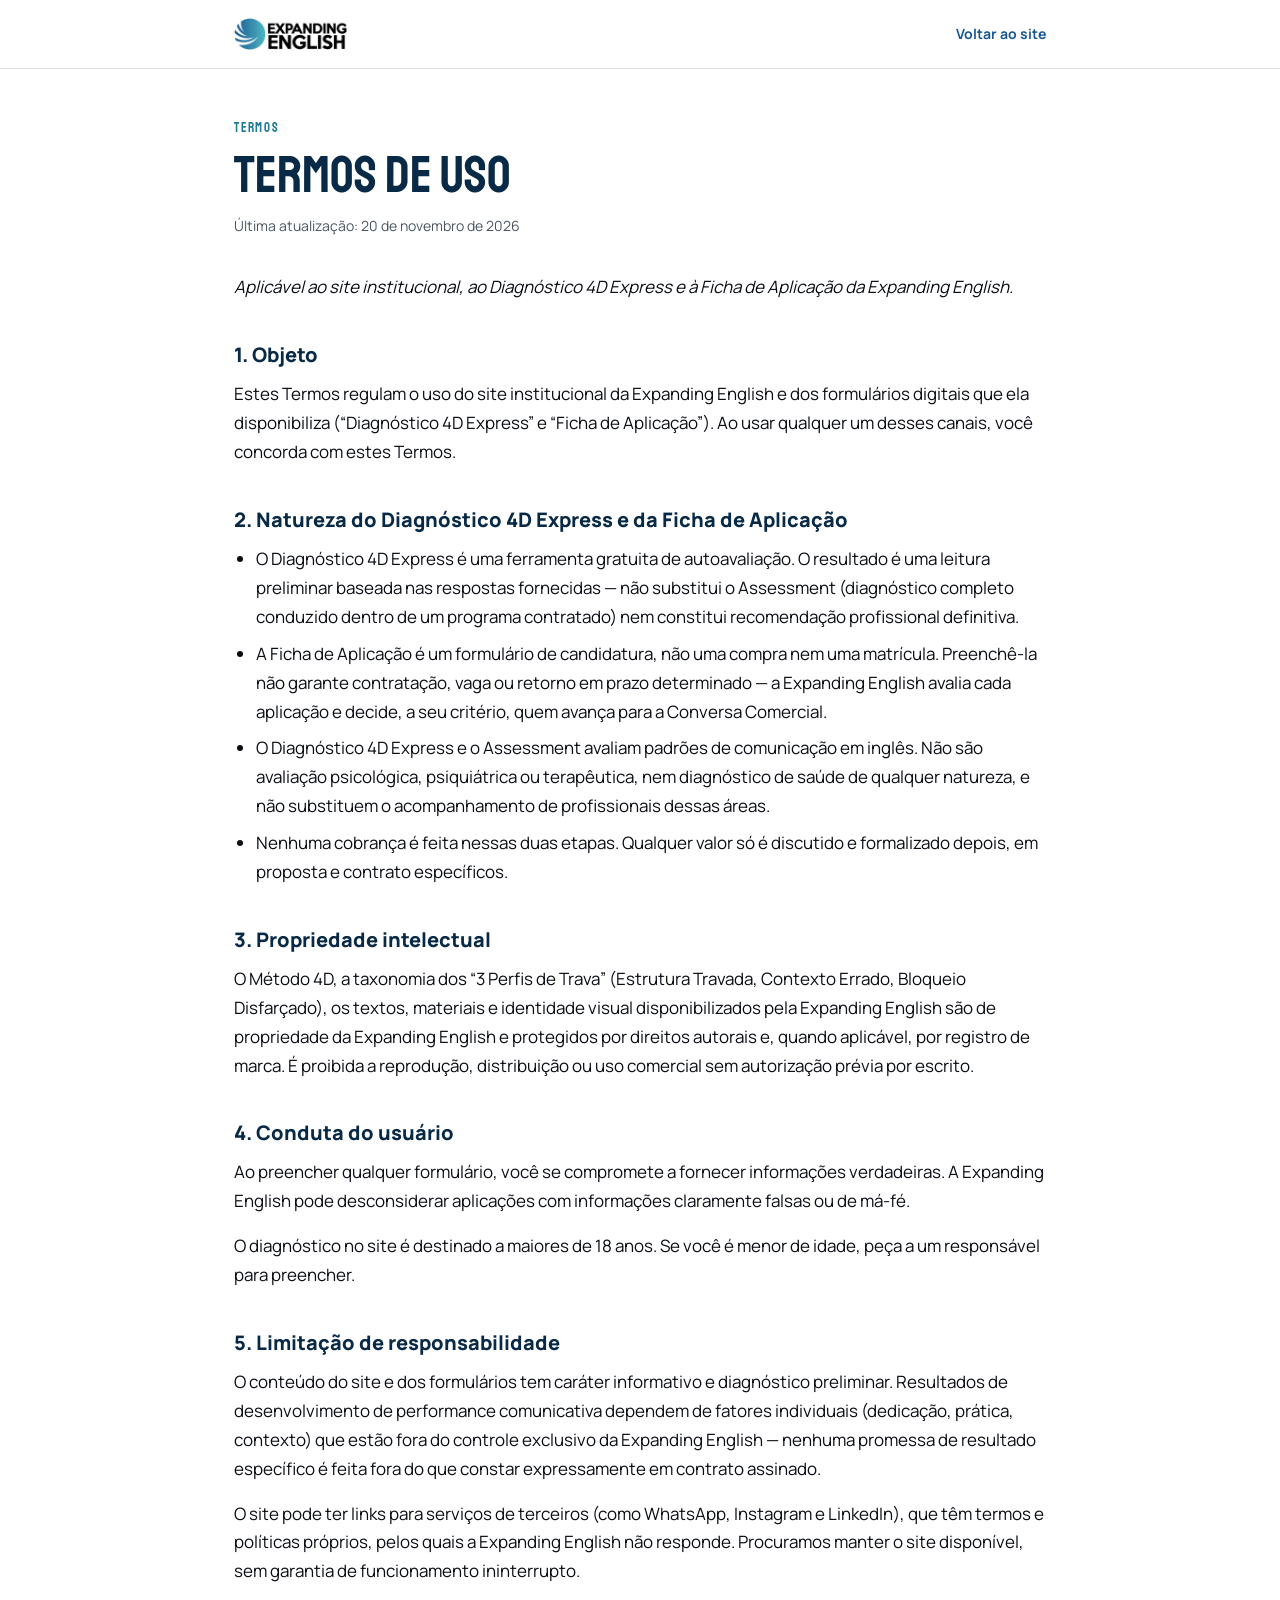
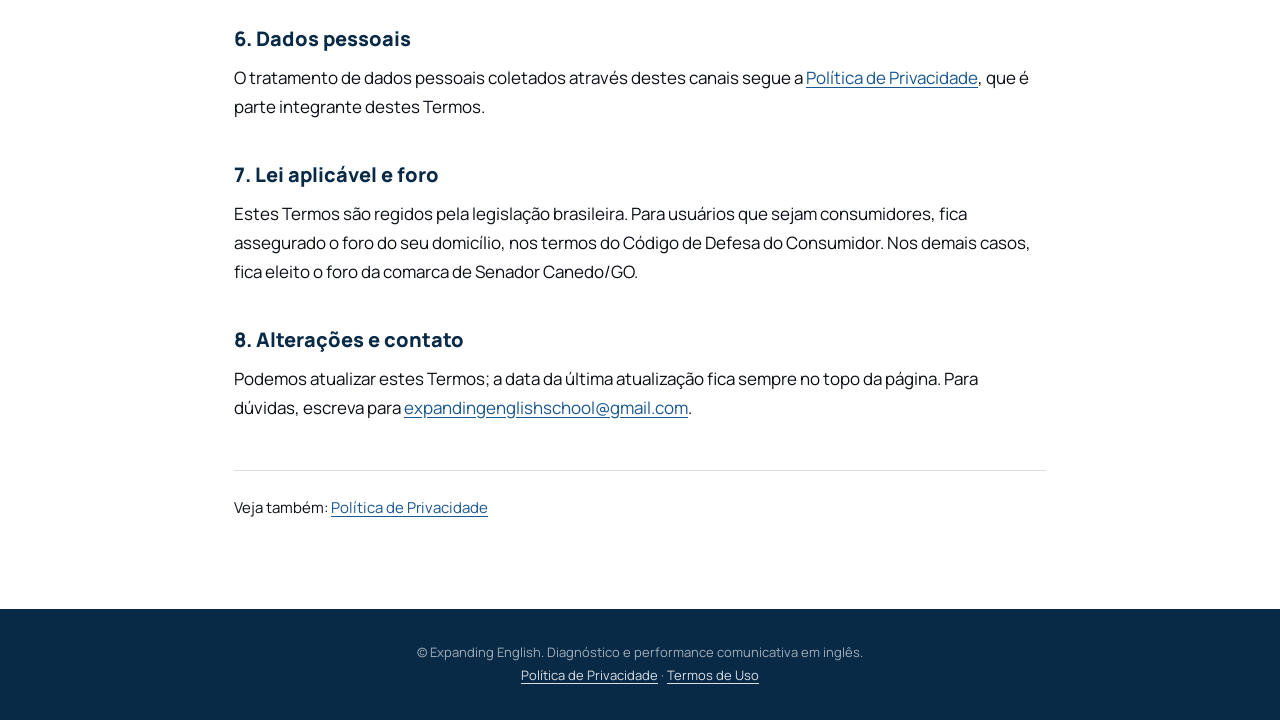
<file: termos/index.html>
<!DOCTYPE html>
<!--
  ============================================================================
  EXPANDING ENGLISH — Termos de Uso
  ============================================================================
  Página legal estática. Estilo: ../css/legal.css. Fontes: ../css/fonts.css.
  Texto baseado no documento "A6 · Política de Privacidade e Termos de Uso"
  (rascunho para revisão jurídica final). Para editar: mude os <p>, <ul> e
  tabelas abaixo e atualize a data "Última atualização".
  Não usa cookies, scripts nem pedidos a servidores externos.
  ============================================================================
-->
<html lang="pt-BR">
<head>
  <meta charset="UTF-8">
  <meta name="viewport" content="width=device-width, initial-scale=1.0">
  <title>Termos de Uso — Expanding English</title>
  <meta name="description" content="Regras de uso do site, do Diagnóstico 4D Express e da Ficha de Aplicação da Expanding English.">
  <meta name="theme-color" content="#0B3459">
  <link rel="canonical" href="https://www.expandingenglish.com.br/termos/">
  <link rel="icon" type="image/png" href="../images/icon.png">
  <link rel="apple-touch-icon" href="../images/apple-touch-icon.png">
  <link rel="preload" href="../fonts/manrope-latin-400-normal.woff2" as="font" type="font/woff2" crossorigin>
  <link rel="stylesheet" href="../css/fonts.css">
  <link rel="stylesheet" href="../css/legal.css">
</head>
<body>

<header class="legal-head">
  <div class="in">
    <a href="../index.html" aria-label="Expanding English — voltar ao site"><img src="../images/logo-light.png" alt="Expanding English" width="480" height="136"></a>
    <a class="back" href="../index.html">Voltar ao site</a>
  </div>
</header>

<main class="legal">
  <p class="eyebrow">Termos</p>
  <h1>Termos de Uso</h1>
  <p class="updated">Última atualização: 20 de novembro de 2026</p>

<p><em>Aplicável ao site institucional, ao Diagnóstico 4D Express e à Ficha de Aplicação da Expanding English.</em></p>
<h2>1. Objeto</h2>
<p>Estes Termos regulam o uso do site institucional da Expanding English e dos formulários digitais que ela disponibiliza (“Diagnóstico 4D Express” e “Ficha de Aplicação”). Ao usar qualquer um desses canais, você concorda com estes Termos.</p>
<h2>2. Natureza do Diagnóstico 4D Express e da Ficha de Aplicação</h2>
<ul>
<li>O Diagnóstico 4D Express é uma ferramenta gratuita de autoavaliação. O resultado é uma leitura preliminar baseada nas respostas fornecidas — não substitui o Assessment (diagnóstico completo conduzido dentro de um programa contratado) nem constitui recomendação profissional definitiva.</li>
<li>A Ficha de Aplicação é um formulário de candidatura, não uma compra nem uma matrícula. Preenchê-la não garante contratação, vaga ou retorno em prazo determinado — a Expanding English avalia cada aplicação e decide, a seu critério, quem avança para a Conversa Comercial.</li>
<li>O Diagnóstico 4D Express e o Assessment avaliam padrões de comunicação em inglês. Não são avaliação psicológica, psiquiátrica ou terapêutica, nem diagnóstico de saúde de qualquer natureza, e não substituem o acompanhamento de profissionais dessas áreas.</li>
<li>Nenhuma cobrança é feita nessas duas etapas. Qualquer valor só é discutido e formalizado depois, em proposta e contrato específicos.</li>
</ul>
<h2>3. Propriedade intelectual</h2>
<p>O Método 4D, a taxonomia dos “3 Perfis de Trava” (Estrutura Travada, Contexto Errado, Bloqueio Disfarçado), os textos, materiais e identidade visual disponibilizados pela Expanding English são de propriedade da Expanding English e protegidos por direitos autorais e, quando aplicável, por registro de marca. É proibida a reprodução, distribuição ou uso comercial sem autorização prévia por escrito.</p>
<h2>4. Conduta do usuário</h2>
<p>Ao preencher qualquer formulário, você se compromete a fornecer informações verdadeiras. A Expanding English pode desconsiderar aplicações com informações claramente falsas ou de má-fé.</p>
<p>O diagnóstico no site é destinado a maiores de 18 anos. Se você é menor de idade, peça a um responsável para preencher.</p>
<h2>5. Limitação de responsabilidade</h2>
<p>O conteúdo do site e dos formulários tem caráter informativo e diagnóstico preliminar. Resultados de desenvolvimento de performance comunicativa dependem de fatores individuais (dedicação, prática, contexto) que estão fora do controle exclusivo da Expanding English — nenhuma promessa de resultado específico é feita fora do que constar expressamente em contrato assinado.</p>
<p>O site pode ter links para serviços de terceiros (como WhatsApp, Instagram e LinkedIn), que têm termos e políticas próprios, pelos quais a Expanding English não responde. Procuramos manter o site disponível, sem garantia de funcionamento ininterrupto.</p>
<h2>6. Dados pessoais</h2>
<p>O tratamento de dados pessoais coletados através destes canais segue a <a href="../privacidade/index.html">Política de Privacidade</a>, que é parte integrante destes Termos.</p>
<h2>7. Lei aplicável e foro</h2>
<p>Estes Termos são regidos pela legislação brasileira. Para usuários que sejam consumidores, fica assegurado o foro do seu domicílio, nos termos do Código de Defesa do Consumidor. Nos demais casos, fica eleito o foro da comarca de Senador Canedo/GO.</p>
<h2>8. Alterações e contato</h2>
<p>Podemos atualizar estes Termos; a data da última atualização fica sempre no topo da página. Para dúvidas, escreva para <a href="mailto:expandingenglishschool@gmail.com">expandingenglishschool@gmail.com</a>.</p>

  <p class="see-also">Veja também: <a href="../privacidade/index.html">Política de Privacidade</a></p>
</main>

<footer class="legal-foot">
  © Expanding English. Diagnóstico e performance comunicativa em inglês.<br>
  <a href="../privacidade/index.html">Política de Privacidade</a> · <a href="../termos/index.html">Termos de Uso</a>
</footer>

</body>
</html>
</file>
<file: css/fonts.css>
/* ==========================================================================
   EXPANDING ENGLISH — css/fonts.css
   Fontes hospedadas no próprio site (sem Google Fonts).

   POR QUE: o Google Fonts fazia cada visitante enviar o IP ao Google só para
   baixar a fonte. Hospedando aqui, o visual é idêntico, o site carrega mais
   rápido e a política de privacidade fica mais simples (LGPD).

   FONTES (licença SIL Open Font License 1.1; os textos estão em /fonts):
     Staatliches (400)           -> títulos, números e destaques
     Manrope (400,500,600,700,800) -> textos, botões e interface
   Arquivos .woff2 no subconjunto "latin", que cobre todo o português
   (acentos, cedilha, travessão, aspas, ·).

   Os caminhos são relativos a ESTE arquivo (../fonts/), por isso funcionam
   tanto no index.html quanto na página de links (links/index.html).
   ========================================================================== */

@font-face{
  font-family:'Staatliches';font-style:normal;font-weight:400;font-display:swap;
  src:url('../fonts/staatliches-latin-400-normal.woff2') format('woff2');
}
@font-face{
  font-family:'Manrope';font-style:normal;font-weight:400;font-display:swap;
  src:url('../fonts/manrope-latin-400-normal.woff2') format('woff2');
}
@font-face{
  font-family:'Manrope';font-style:normal;font-weight:500;font-display:swap;
  src:url('../fonts/manrope-latin-500-normal.woff2') format('woff2');
}
@font-face{
  font-family:'Manrope';font-style:normal;font-weight:600;font-display:swap;
  src:url('../fonts/manrope-latin-600-normal.woff2') format('woff2');
}
@font-face{
  font-family:'Manrope';font-style:normal;font-weight:700;font-display:swap;
  src:url('../fonts/manrope-latin-700-normal.woff2') format('woff2');
}
@font-face{
  font-family:'Manrope';font-style:normal;font-weight:800;font-display:swap;
  src:url('../fonts/manrope-latin-800-normal.woff2') format('woff2');
}
</file>
<file: css/styles.css>
/* ==========================================================================
   EXPANDING ENGLISH — css/styles.css
   Folha de estilos única do site (todo o visual mora aqui).
   ==========================================================================

   TECNOLOGIAS
   - CSS3 puro: sem Sass, sem framework (Bootstrap, Tailwind...) e sem build.
   - Layout em Flexbox (nenhum CSS Grid).
   - Variáveis CSS (custom properties) no bloco :root: troque uma cor lá e o
     site inteiro acompanha.
   - Recursos modernos usados: clamp(), backdrop-filter e :focus-visible.
     Funcionam nos navegadores atuais (Chrome, Edge, Safari, Firefox).
   - Fontes (hospedadas no site; declaradas em css/fonts.css):
       Staatliches -> títulos, números e detalhes de destaque
       Manrope     -> textos corridos, botões e interface
   - Responsivo, com 2 pontos de quebra:
       até 980px -> tablet: as colunas empilham
       até 680px -> celular: o menu vira botão "hambúrguer"
   - Acessibilidade: foco visível por teclado e respeito a "reduzir movimento".

   ÍNDICE
    1. Variáveis (cores e largura máxima)
    2. Base (reset, tipografia, imagens, contêiner)
    3. Componentes reutilizáveis (eyebrow, títulos, botões)
    4. Menu superior
    5. Hero (primeira dobra)
    6. Layout padrão das seções
    7. Manifesto
    8. Diagnóstico 4D Express (quiz)
    9. Método 4D
   10. Programas
   11. Empresas
   12. Cases
   13. Sobre
   14. CTA final
   15. Rodapé
   16. Responsivo (980px e 680px)
   17. Acessibilidade (movimento reduzido)

   NOTAS DE MANUTENÇÃO
   - Espaçamento: vários blocos usam "gap" e "margin" ao mesmo tempo. O margin
     foi mantido como reforço para visualizadores sem suporte a gap em Flexbox.
     Nos navegadores atuais os dois somam. Se for remover um deles, confira o
     resultado na tela antes de publicar.
   - Os itens do menu são <button class="navlink">, não links <a>.
   - Comentário CSS não aceita comentário dentro de comentário: nunca cole um
     trecho de CSS comentado dentro de outro comentário.
   ========================================================================== */


/* ==========================================================================
   1. VARIÁVEIS
   ========================================================================== */
:root{
  /* Cores da marca (guia de identidade visual) */
  --cyan:#00D7F1;          /* destaque principal: botões, detalhes, números */
  --teal:#2AA3C4;          /* destaque secundário: barra de progresso, bordas, degradês (NÃO usar em texto) */
  --teal-text:#1F7B94;     /* o mesmo azul-água, um pouco mais escuro, para TEXTO sobre fundo claro:
                              contraste 4,86:1 no branco e 4,53:1 no fundo claro (mínimo WCAG AA = 4,5:1) */
  --navy:#195792;          /* azul de marca: bordas de destaque, números do método */
  --navy-deep:#0B3459;     /* azul escuro: fundos de seção */
  --navy-deeper:#082A47;   /* azul mais escuro: títulos, rodapé, cards escuros */

  /* Neutros */
  --ink:#0A0E14;           /* texto principal */
  --paper:#FFFFFF;         /* fundo padrão */
  --mist:#F1F8FA;          /* fundo das seções claras alternadas */
  --line:rgba(10,14,20,0.10);             /* bordas finas em fundo claro */
  --line-on-dark:rgba(255,255,255,0.16);  /* bordas finas em fundo escuro */

  /* Layout */
  --max:1180px;            /* largura máxima do conteúdo */
}


/* ==========================================================================
   2. BASE
   ========================================================================== */
*{box-sizing:border-box;}
html{scroll-behavior:smooth;}
body{
  margin:0;
  background:var(--paper);
  color:var(--ink);
  font-family:'Manrope',sans-serif;
  font-size:17px;
  line-height:1.6;
  -webkit-font-smoothing:antialiased;
}
img{max-width:100%;height:auto;display:block;}
a{color:inherit;}

/* Contêiner centralizado: todo conteúdo de seção fica dentro dele */
.wrap{max-width:var(--max);margin:0 auto;padding:0 28px;}


/* ==========================================================================
   3. COMPONENTES REUTILIZÁVEIS
   ========================================================================== */

/* Eyebrow: rótulo pequeno acima dos títulos (traço ciano + texto em caixa alta) */
.eyebrow{
  font-family:'Staatliches',sans-serif;
  letter-spacing:.14em;
  font-size:13px;
  color:var(--teal-text);
  text-transform:uppercase;
  display:inline-flex;
  align-items:center;
  gap:10px;
}
.eyebrow::before{content:"";width:22px;height:2px;background:var(--cyan);display:inline-block;}

/* Títulos: sempre Staatliches em caixa alta */
h1,h2,h3{
  font-family:'Staatliches',sans-serif;
  font-weight:400;
  text-transform:uppercase;
  line-height:1.04;
  letter-spacing:.01em;
  margin:0;
}

/* Botões. Variações: .btn-primary (ciano), .btn-ghost (contorno em fundo claro),
   .btn-ghost-dark (contorno em fundo escuro) */
.btn{
  font-family:'Manrope',sans-serif;
  font-weight:700;
  font-size:15px;
  letter-spacing:.01em;
  border-radius:999px;
  padding:15px 30px;
  border:none;
  cursor:pointer;
  display:inline-flex;
  align-items:center;
  gap:10px;
  text-decoration:none;
  transition:transform .18s ease, box-shadow .18s ease, background .18s ease;
}
.btn-primary{background:var(--cyan);color:var(--navy-deeper);box-shadow:0 8px 22px -8px rgba(0,215,241,.55);}
.btn-primary:hover{transform:translateY(-2px);box-shadow:0 12px 28px -8px rgba(0,215,241,.7);}
.btn-ghost{background:transparent;color:var(--navy);border:1.5px solid var(--line);}
.btn-ghost:hover{border-color:var(--navy);}
.btn-ghost-dark{background:transparent;color:#fff;border:1.5px solid var(--line-on-dark);}
.btn-ghost-dark:hover{border-color:#fff;}

/* Foco visível para quem navega pelo teclado */
.btn:focus-visible, a:focus-visible, button:focus-visible, input:focus-visible{
  outline:3px solid var(--cyan);outline-offset:3px;
}


/* ==========================================================================
   4. MENU SUPERIOR
   ========================================================================== */
header{
  position:sticky;top:0;z-index:50;
  background:rgba(255,255,255,.86);
  backdrop-filter:blur(10px);
  border-bottom:1px solid var(--line);
}
nav.wrap{display:flex;align-items:center;justify-content:space-between;height:74px;}
.logo{line-height:1;}
.logo img{height:32px;width:auto;display:block;}

/* Links do menu: são <button class="navlink"> que chamam scrollToSection() */
.navlinks{display:flex;gap:30px;font-size:14.5px;font-weight:600;}
.navlink{background:none;border:none;padding:0;font:inherit;text-decoration:none;color:var(--ink);opacity:.75;transition:opacity .15s;cursor:pointer;margin-right:30px;}
.navlink:last-child{margin-right:0;}
.navlink:hover{opacity:1;}

/* Botão "Fazer diagnóstico" + botão hambúrguer (este só aparece no celular) */
.navcta{display:flex;align-items:center;gap:18px;}
.navcta > *:not(:last-child){margin-right:18px;}
.navtoggle{display:none;background:none;border:none;cursor:pointer;padding:8px;}
.navtoggle span, .navtoggle span::before, .navtoggle span::after{content:"";display:block;width:22px;height:2px;background:var(--navy);position:relative;transition:.2s;}
.navtoggle span::before{position:absolute;top:-7px;}
.navtoggle span::after{position:absolute;top:7px;}


/* ==========================================================================
   5. HERO (primeira dobra)
   ========================================================================== */
.hero{
  position:relative;overflow:hidden;
  background:radial-gradient(120% 140% at 78% 0%, #0F4676 0%, var(--navy-deep) 46%, var(--navy-deeper) 100%);
  color:#fff;
  padding:74px 0 0;
}
.hero-grid{display:flex;flex-wrap:wrap;gap:40px;align-items:flex-end;}
.hero-copy{flex:1 1 520px;}
.hero-photo{flex:1 1 340px;max-width:420px;}
.hero-copy{padding:56px 0 70px;}
.hero .eyebrow{color:var(--cyan);margin-bottom:22px;}
.hero .eyebrow::before{background:var(--cyan);}
.hero h1{font-size:clamp(40px,6.2vw,80px);color:#fff;}
.hero h1 em{font-style:normal;color:var(--cyan);}
.hero p.lead{font-size:19px;max-width:520px;color:rgba(255,255,255,.82);margin:26px 0 34px;font-weight:500;}
.hero-ctas{display:flex;flex-wrap:wrap;gap:16px;align-items:center;}
.hero-ctas > *{margin:0 16px 12px 0;}
.hero-note{margin-top:22px;font-size:13.5px;color:rgba(255,255,255,.55);}

/* Foto da fundadora + selo "10+ anos" */
.hero-photo{position:relative;align-self:end;}
.hero-photo img{
  border-radius:18px 18px 0 0;
  width:100%;height:auto;
  box-shadow:0 30px 60px -20px rgba(0,0,0,.5);
}
.hero-badge{
  position:absolute;left:-18px;top:34px;
  background:#fff;color:var(--navy-deeper);
  padding:14px 18px;border-radius:14px;
  font-size:13.5px;font-weight:800;line-height:1.3;
  box-shadow:0 16px 34px -12px rgba(0,0,0,.35);
  max-width:190px;
}
.hero-badge .n{font-family:'Staatliches',sans-serif;font-size:26px;color:var(--teal-text);display:block;}


/* ==========================================================================
   6. LAYOUT PADRÃO DAS SEÇÕES
   ========================================================================== */
section{padding:100px 0;}
.mist{background:var(--mist);}   /* seção clara alternada */
.navy-section{background:linear-gradient(180deg,var(--navy-deeper),var(--navy-deep));color:#fff;}   /* seção escura */
.navy-section .eyebrow{color:var(--cyan);}
.navy-section .eyebrow::before{background:var(--cyan);}

/* Cabeçalho padrão de seção: eyebrow + título + parágrafo */
.section-head{max-width:680px;margin-bottom:56px;}
.section-head h2{font-size:clamp(30px,4.4vw,52px);margin-top:16px;}
.section-head p{font-size:17.5px;margin-top:18px;opacity:.82;font-weight:500;}


/* ==========================================================================
   7. MANIFESTO
   ========================================================================== */
.manifesto{display:flex;flex-wrap:wrap;gap:60px;align-items:flex-start;}
.manifesto blockquote{flex:1 1 400px;}
.manifesto .m-body{flex:1 1 420px;}
.manifesto blockquote{
  margin:0;font-family:'Staatliches',sans-serif;font-weight:400;
  font-size:clamp(28px,3.6vw,42px);line-height:1.15;color:var(--navy-deeper);
  text-transform:none;
}
.manifesto blockquote span{color:var(--teal-text);}
.manifesto .m-body p{margin:0 0 18px;font-size:16.5px;color:#333;}
.manifesto .m-body p:last-child{margin-bottom:0;}


/* ==========================================================================
   8. DIAGNÓSTICO 4D EXPRESS (quiz)
   O comportamento (perguntas, resultados, WhatsApp) está em js/script.js.
   ========================================================================== */

/* Cabeçalho centralizado da seção (antes eram estilos inline no HTML) */
.diag-head{text-align:center;}
.diag-head .eyebrow{justify-content:center;}
.diag-head h2{font-size:clamp(30px,4.4vw,50px);color:#fff;margin:16px 0 12px;}
.diag-head p{max-width:560px;margin:0 auto 50px;opacity:.8;font-size:17px;}

/* Cartão branco do quiz */
.diag-card{
  background:#fff;color:var(--ink);
  border-radius:22px;
  padding:46px 44px;
  max-width:760px;margin:0 auto;
  box-shadow:0 40px 80px -30px rgba(0,0,0,.5);
}
.diag-progress{display:flex;gap:6px;margin-bottom:28px;}
.diag-progress i:not(:last-child){margin-right:6px;}
.diag-progress i{flex:1;height:4px;border-radius:3px;background:var(--line);}
.diag-progress i.done{background:var(--teal);}
.diag-q-label{font-size:13px;font-weight:800;letter-spacing:.08em;color:var(--teal-text);text-transform:uppercase;margin-bottom:10px;}
.diag-q{font-family:'Staatliches',sans-serif;font-size:26px;text-transform:none;line-height:1.2;margin-bottom:26px;color:var(--navy-deeper);}
.diag-opts{display:flex;flex-direction:column;gap:12px;}
.diag-opts .diag-opt{margin-bottom:12px;}
.diag-opt{
  text-align:left;border:1.6px solid var(--line);background:#fff;
  border-radius:14px;padding:16px 20px;font-family:'Manrope',sans-serif;
  font-size:15.5px;font-weight:600;color:var(--ink);cursor:pointer;
  transition:.15s border-color, .15s background;
}
.diag-opt:hover{border-color:var(--teal);background:var(--mist);}

/* Tela de resultado: escondida até o JS adicionar a classe .show */
.diag-result{display:none;text-align:left;}
.diag-result.show{display:block;}
.diag-quiz.hide{display:none;}
.diag-result .tag{font-family:'Staatliches',sans-serif;color:var(--cyan);background:var(--navy-deeper);display:inline-block;padding:8px 16px;border-radius:999px;font-size:15px;letter-spacing:.03em;margin-bottom:18px;}
.diag-result h3{font-size:clamp(26px,3.6vw,36px);color:var(--navy-deeper);text-transform:none;margin-bottom:14px;line-height:1.15;}
.diag-result p{font-size:16px;color:#333;margin:0 0 22px;}
.diag-restart{background:none;border:none;font-family:'Manrope',sans-serif;font-size:13.5px;font-weight:700;color:var(--teal-text);cursor:pointer;text-decoration:underline;padding:0;margin-top:18px;}


/* ==========================================================================
   9. MÉTODO 4D
   ========================================================================== */
.method-grid{display:flex;flex-wrap:wrap;gap:20px;}
.method-card{flex:1 1 240px;}
.method-card{border:1.5px solid var(--line);border-radius:18px;padding:30px 24px;background:#fff;}
.method-card .d{font-family:'Staatliches',sans-serif;font-size:44px;color:var(--cyan);-webkit-text-stroke:1.5px var(--navy);line-height:1;}
.method-card h3{font-size:21px;color:var(--navy-deeper);margin:14px 0 10px;text-transform:uppercase;}
.method-card p{font-size:14.5px;color:#444;margin:0;}


/* ==========================================================================
   10. PROGRAMAS
   Card normal = .prog-card | card em destaque (fundo escuro) = .prog-card.featured
   ========================================================================== */
.prog-grid{display:flex;flex-wrap:wrap;gap:22px;}
.prog-card{flex:1 1 320px;}
.prog-card{background:#fff;border:1.5px solid var(--line);border-radius:18px;padding:28px 26px;display:flex;flex-direction:column;}
.prog-card.featured{background:var(--navy-deeper);color:#fff;border-color:transparent;}
.prog-card .k{font-size:12.5px;font-weight:800;letter-spacing:.06em;text-transform:uppercase;color:var(--teal-text);}
.prog-card.featured .k{color:var(--cyan);}
.prog-card h3{font-family:'Manrope',sans-serif;font-size:20px;font-weight:800;text-transform:none;margin:10px 0 10px;color:var(--navy-deeper);}
.prog-card.featured h3{color:#fff;}
.prog-card p{font-size:14.5px;color:#444;flex:1;margin:0 0 18px;}
.prog-card.featured p{color:rgba(255,255,255,.82);}
.prog-price{font-family:'Staatliches',sans-serif;font-size:22px;color:var(--navy-deeper);}
.prog-card.featured .prog-price{color:var(--cyan);}
.prog-price small{font-family:'Manrope',sans-serif;font-size:12px;font-weight:700;color:#707070;display:block;text-transform:none;}
.prog-card.featured .prog-price small{color:rgba(255,255,255,.6);}


/* ==========================================================================
   11. EMPRESAS
   ========================================================================== */
.biz{display:flex;flex-wrap:wrap;gap:56px;align-items:center;}
.biz > div, .biz-card{flex:1 1 380px;}
.biz h2{font-size:clamp(28px,4vw,44px);color:var(--navy-deeper);margin-top:16px;}   /* antes: estilo inline */
.biz-list{list-style:none;margin:26px 0 0;padding:0;display:flex;flex-direction:column;gap:16px;}
.biz-list li{margin-bottom:16px;}
.biz-list li{display:flex;gap:14px;font-size:15.5px;font-weight:600;color:#333;}
.biz-list li b{margin-right:14px;}
.biz-list li b{color:var(--navy);font-family:'Staatliches',sans-serif;font-weight:400;font-size:20px;min-width:28px;}
.biz-card{background:var(--mist);border-radius:20px;padding:34px;}
.biz-card h3{font-family:'Manrope',sans-serif;text-transform:none;font-size:17px;font-weight:800;line-height:inherit;letter-spacing:normal;color:var(--navy-deeper);margin:0 0 8px;}   /* era h4; line-height e letter-spacing anulam o estilo global dos h3 */
.biz-card p{font-size:14.5px;color:#444;margin:0 0 22px;}
.biz-card .btn{margin-top:6px;}   /* antes: estilo inline */


/* ==========================================================================
   12. CASES
   ========================================================================== */
.case-grid{display:flex;flex-wrap:wrap;gap:22px;}
.case-card{flex:1 1 300px;}
.case-card{border-radius:18px;padding:28px 26px;background:#fff;border:1.5px solid var(--line);}
.case-card .case-tag{font-size:12px;font-weight:800;letter-spacing:.05em;text-transform:uppercase;color:var(--teal-text);}
.case-card p{font-size:15px;color:#333;margin:14px 0 0;}
.case-card .result{margin-top:18px;padding-top:18px;border-top:1px solid var(--line);font-weight:800;color:var(--navy-deeper);font-size:14.5px;}


/* ==========================================================================
   13. SOBRE
   ========================================================================== */
.about{display:flex;flex-wrap:wrap;gap:56px;align-items:center;}
.about-photo{flex:1 1 300px;max-width:360px;}
.about > div:last-child{flex:2 1 440px;}
.about-photo img{border-radius:20px;box-shadow:0 30px 60px -24px rgba(9,40,71,.35);}
.about h2{font-size:clamp(28px,4vw,44px);color:var(--navy-deeper);margin-bottom:20px;}
.about p{font-size:16px;color:#333;margin:0 0 16px;}
.about-creds{display:flex;gap:28px;margin-top:26px;flex-wrap:wrap;}
.about-creds > div{margin:0 28px 10px 0;}
.about-creds div b{display:block;font-family:'Staatliches',sans-serif;font-size:30px;color:var(--teal-text);}
.about-creds div span{font-size:12.5px;font-weight:700;color:#666;text-transform:uppercase;letter-spacing:.03em;}


/* ==========================================================================
   14. CTA FINAL
   ========================================================================== */
.final-cta{text-align:center;}
.final-cta h2{font-size:clamp(34px,6vw,64px);color:#fff;max-width:820px;margin:0 auto;}
.final-cta p{max-width:520px;margin:22px auto 36px;color:rgba(255,255,255,.78);font-size:17px;}
.final-ctas{display:flex;justify-content:center;gap:16px;flex-wrap:wrap;}
.final-ctas > *{margin:0 8px 12px;}


/* ==========================================================================
   15. RODAPÉ
   ========================================================================== */
footer{background:var(--navy-deeper);color:rgba(255,255,255,.55);padding:44px 0;font-size:13px;}
.foot-grid{display:flex;justify-content:space-between;align-items:flex-start;gap:24px;flex-wrap:wrap;}
.foot-grid .logo img{height:28px;}
.foot-links{display:flex;gap:22px;}
.foot-links a:not(:last-child){margin-right:22px;}
.foot-links a{text-decoration:none;color:rgba(255,255,255,.65);}
.foot-legal a{color:rgba(255,255,255,.8);}
.foot-legal{margin-top:26px;padding-top:22px;border-top:1px solid var(--line-on-dark);line-height:1.7;}


/* ==========================================================================
   16. RESPONSIVO
   ========================================================================== */

/* Tablet: até 980px, as colunas empilham */
@media (max-width:980px){
  .hero-copy{flex-basis:100%;}
  .hero-photo{flex-basis:100%;max-width:340px;margin:0 auto;}
  .manifesto blockquote, .manifesto .m-body{flex-basis:100%;}
  .method-card{flex:1 1 45%;}
  .prog-card{flex:1 1 45%;}
  .case-card{flex:1 1 100%;}
  .biz > div, .biz-card{flex-basis:100%;}
  .about-photo{flex-basis:100%;max-width:320px;margin:0 auto;}
  .about > div:last-child{flex-basis:100%;}
}

/* Celular: até 680px, menu vira hambúrguer (a classe .open é ligada pelo JS) */
@media (max-width:680px){
  .navlinks{position:fixed;top:74px;left:0;right:0;background:#fff;flex-direction:column;padding:22px 28px;gap:18px;border-bottom:1px solid var(--line);transform:translateY(-130%);transition:.2s;}
  .navlinks.open{transform:translateY(0);}
  .navlink{margin-right:0;}   /* no menu em coluna, todos os itens ficam alinhados */
  .navtoggle{display:block;}
  .navcta .btn-ghost{display:none;}
  section{padding:64px 0;}
  .method-card{flex:1 1 45%;}
  .prog-card{flex-basis:100%;}
  .diag-card{padding:30px 22px;}
  .hero-badge{display:none;}
}


/* ==========================================================================
   17. ACESSIBILIDADE
   ========================================================================== */
@media (prefers-reduced-motion: reduce){
  html{scroll-behavior:auto;}
  *{transition:none !important;}
}


/* ==========================================================================
   18. ACESSIBILIDADE EXTRA
   - Atalho "Pular para o conteúdo": invisível até receber foco pelo teclado.
   - Elementos com tabindex="-1" (pergunta do quiz, resultado, conteúdo) só
     recebem foco por código; sem contorno para não aparecer na tela.
   - Margem de rolagem no celular: o menu fixo tem 75px e as seções têm 64px de
     respiro no topo, então o título ficava alguns pixels sob o menu ao rolar.
   ========================================================================== */
.skip-link{
  position:absolute;left:12px;top:-60px;z-index:100;
  background:var(--cyan);color:var(--navy-deeper);
  font-family:'Manrope',sans-serif;font-weight:700;font-size:14px;
  padding:10px 18px;border:none;border-radius:999px;cursor:pointer;text-decoration:none;
}
.skip-link:focus{top:12px;}
[tabindex="-1"]:focus{outline:none;}
.diag-noscript{font-size:15px;color:var(--navy-deeper);}
@media (max-width:680px){
  section[id]{scroll-margin-top:24px;}
}


/* ==========================================================================
   19. QUIZ: ETAPA DE CONTATO E AVISO DO RESULTADO
   Aparece depois da 5ª pergunta quando LEAD_ENDPOINT está configurado
   (js/script.js). Campos com 16px para o iPhone não dar zoom ao digitar.
   ========================================================================== */
.diag-lead{display:none;text-align:left;}
.diag-lead.show{display:block;}
.diag-lead .lead-intro{font-size:16px;color:#333;margin:0 0 24px;}
.diag-lead .field{margin-bottom:16px;}
.diag-lead label{display:block;font-size:14px;font-weight:700;color:var(--navy-deeper);margin-bottom:6px;}
.diag-lead .opt{font-weight:500;color:#4A5560;}
.diag-lead input[type="text"],.diag-lead input[type="tel"],.diag-lead input[type="email"]{
  width:100%;border:1.6px solid var(--line);border-radius:14px;background:#fff;
  padding:14px 16px;font-family:'Manrope',sans-serif;font-size:16px;color:var(--ink);
}
.diag-lead input[aria-invalid="true"]{border-color:#B42318;}
.diag-lead .check{display:flex;gap:12px;align-items:flex-start;font-weight:500;font-size:14px;line-height:1.55;color:#333;margin:0 0 14px;cursor:pointer;}
.diag-lead .check input{flex:none;width:20px;height:20px;margin:2px 0 0;accent-color:var(--navy);}
.diag-lead .check a{color:var(--navy);}
.diag-lead .lead-age{font-size:13.5px;color:#4A5560;margin:4px 0 14px;}
.diag-lead .lead-error{min-height:0;font-size:14px;font-weight:700;color:#B42318;margin:0 0 14px;}
.diag-lead .lead-error:empty{display:none;}
.diag-lead .btn[disabled]{opacity:.65;cursor:wait;transform:none;}
.diag-lead .hp{position:absolute;left:-9999px;width:1px;height:1px;overflow:hidden;}
.diag-note{
  background:var(--mist);border-left:4px solid var(--navy);border-radius:8px;
  padding:12px 16px;font-size:14.5px;color:#333;margin:0 0 22px;
}
.diag-auto{font-size:14.5px;color:#333;margin:14px 0 0;}
.diag-auto .diag-restart{margin:0 0 0 10px;}
.sr-only{position:absolute;width:1px;height:1px;padding:0;margin:-1px;overflow:hidden;clip:rect(0,0,0,0);white-space:nowrap;border:0;}
</file>
<file: css/landing.css>
/* ==========================================================================
   EXPANDING ENGLISH — css/landing.css
   Complemento do css/styles.css para as páginas de destino:
     - diagnostico/index.html  (Diagnóstico 4D Express)
     - empresas/index.html     (Workshop, Palestra e Treinamento)
   Carregue SEMPRE depois de css/styles.css: este arquivo só acrescenta e usa
   as mesmas variáveis de cor, fontes, botões, cards e quiz do site.
   Comentário CSS não aceita comentário dentro de comentário.
   ========================================================================== */

/* Cabeçalho simples (logo + botões), sem menu de seções */
.lp-head .navcta .btn{padding:11px 22px;font-size:14px;}

/* ---------- Diagnóstico: título da página ---------- */
.diag-head h1{font-size:clamp(32px,5vw,58px);color:#fff;margin:16px auto 14px;max-width:820px;}
.lp-trust{max-width:760px;margin:22px auto 0;text-align:center;font-size:14px;font-weight:600;color:rgba(255,255,255,.78);}

/* ---------- Cards numerados (perfis, etapas, método) ---------- */
.lp-note{max-width:680px;margin:34px 0 0;font-size:16.5px;font-weight:600;color:#333;}
.steps .method-card .d{font-size:40px;}
.steps5 .method-card{flex:1 1 190px;}

/* ---------- Perguntas frequentes (details/summary) ---------- */
.faq{max-width:820px;}
.faq details{border-bottom:1px solid var(--line);padding:4px 0;}
.faq summary{
  cursor:pointer;list-style:none;padding:18px 40px 18px 0;position:relative;
  font-weight:800;font-size:17px;color:var(--navy-deeper);
}
.faq summary::-webkit-details-marker{display:none;}
.faq summary::after{
  content:"+";position:absolute;right:6px;top:50%;transform:translateY(-50%);
  font-size:26px;font-weight:600;color:var(--teal-text);line-height:1;
}
.faq details[open] summary::after{content:"\2212";}
.faq details p{margin:0 0 20px;font-size:16px;color:#333;max-width:720px;}
.faq details a{color:var(--navy);}

/* ---------- Empresas: primeira dobra ---------- */
.biz-hero{padding:84px 0 92px;}
.biz-hero-grid{display:flex;flex-wrap:wrap;gap:48px;align-items:center;}
.biz-hero-copy{flex:1 1 520px;}
.biz-hero-card{flex:1 1 340px;}
.biz-hero .eyebrow{margin-bottom:22px;}
.biz-hero h1{font-size:clamp(36px,5.4vw,66px);color:#fff;}
.biz-hero h1 em{font-style:normal;color:var(--cyan);}
.biz-hero p.lead{font-size:18.5px;max-width:560px;color:rgba(255,255,255,.84);margin:24px 0 32px;font-weight:500;}
.biz-hero .hero-note{margin-top:8px;}
.lp-ctas{display:flex;flex-wrap:wrap;gap:14px;}
.lp-card-dark{
  background:rgba(255,255,255,.06);border:1.5px solid var(--line-on-dark);
  border-radius:22px;padding:34px 32px;
}
.lp-card-dark h2{font-family:'Manrope',sans-serif;text-transform:none;font-size:15px;font-weight:800;
  letter-spacing:.06em;color:var(--cyan);margin:0 0 6px;text-transform:uppercase;}
.lp-card-dark .biz-list li{color:rgba(255,255,255,.9);}
.lp-card-dark .biz-list li b{color:var(--cyan);}

/* Formatos: o botão fica no pé do card */
.prog-card .btn{align-self:flex-start;}
.prog-card .btn-ghost{color:var(--navy-deeper);border-color:rgba(10,14,20,.22);}
.prog-card.featured .btn-ghost{color:#fff;}

/* Prova: texto + cartão lado a lado */
.lp-proof .case-card{max-width:520px;}
.lp-proof h2{font-size:clamp(28px,4vw,44px);color:var(--navy-deeper);margin-top:16px;}
.lp-proof p.lp-note{margin-top:18px;}

@media (max-width:680px){
  .biz-hero{padding:56px 0 64px;}
  .lp-head .navcta .btn-primary{padding:10px 16px;font-size:13px;}
  .lp-card-dark{padding:26px 22px;}
  .prog-card .btn{align-self:stretch;justify-content:center;}
}
</file>
<file: css/bio.css>
/* ==========================================================================
   EXPANDING ENGLISH — css/bio.css
   Estilos da página de links (links/index.html): o "link na bio" do Instagram.
   ==========================================================================

   TECNOLOGIAS
   - CSS3 puro, sem framework e sem build. A página não usa JavaScript.
   - Layout em Flexbox, coluna única, pensado primeiro para celular (o Instagram
     abre o link no navegador interno do app).
   - Fontes (hospedadas no site; declaradas em css/fonts.css):
       Staatliches -> nome, frases de destaque e números
       Manrope     -> textos e botões
   - Acessibilidade: foco visível por teclado, botões com área de toque grande
     (mínimo de 62px de altura) e respeito a "reduzir movimento".

   ÍNDICE
   1. Variáveis (cores da marca)
   2. Base
   3. Topo (logo, foto, nome, frase de posicionamento)
   4. Botões de link
   5. Rótulo de grupo
   6. Cartão "Quem diagnostica"
   7. Método 4D
   8. Rodapé
   9. Telas maiores
   10. Acessibilidade

   NOTAS DE MANUTENÇÃO
   - As cores abaixo são uma cópia das variáveis de css/styles.css (o site).
     Se mudar uma cor da marca, mude nos dois arquivos.
   - Ícones: sprite SVG no início do HTML (traços do conjunto Feather Icons,
     licença MIT). Para trocar um ícone, edite o símbolo correspondente.
   - Comentário CSS não aceita comentário dentro de comentário.
   ========================================================================== */


/* ==========================================================================
   1. VARIÁVEIS
   ========================================================================== */
:root{
  --cyan:#00D7F1;          /* destaque principal: botão principal, detalhes */
  --teal:#2AA3C4;          /* destaque secundário: degradês (NÃO usar em texto) */
  --teal-text:#1F7B94;     /* o mesmo azul-água, um pouco mais escuro, para TEXTO sobre fundo claro (contraste mínimo WCAG AA) */
  --navy:#195792;          /* azul de marca */
  --navy-deep:#0B3459;     /* azul escuro: fundo */
  --navy-deeper:#082A47;   /* azul mais escuro: fundo e textos sobre branco */
  --ink:#0A0E14;           /* texto principal sobre fundo claro */
  --mist:#F1F8FA;          /* fundo claro de apoio */
  --line-on-dark:rgba(255,255,255,0.16);  /* bordas finas em fundo escuro */
}


/* ==========================================================================
   2. BASE
   ========================================================================== */
*{box-sizing:border-box;}
html{-webkit-text-size-adjust:100%;}
body{
  margin:0;
  min-height:100vh;
  font-family:'Manrope',sans-serif;
  font-size:16px;
  line-height:1.55;
  color:#fff;
  background-color:var(--navy-deeper);
  background-image:radial-gradient(120% 90% at 78% 0%, #0F4676 0%, var(--navy-deep) 46%, var(--navy-deeper) 100%);
  background-repeat:no-repeat;
  -webkit-font-smoothing:antialiased;
}
img{max-width:100%;height:auto;display:block;}
a{color:inherit;}
p{margin:0;}
h1,h2{
  font-family:'Staatliches',sans-serif;
  font-weight:400;
  text-transform:uppercase;
  line-height:1.05;
  letter-spacing:.01em;
  margin:0;
}

/* Sprite de ícones: fica no início do HTML, invisível */
.sprite{position:absolute;width:0;height:0;overflow:hidden;}

/* Elementos com o atributo hidden somem, mesmo que a classe defina display */
[hidden]{display:none !important;}

/* Coluna única centralizada */
.bio{max-width:480px;margin:0 auto;padding:28px 20px 44px;}

/* Eyebrow: rótulo pequeno com traço ciano (mesmo padrão do site) */
.eyebrow{
  font-family:'Staatliches',sans-serif;
  font-size:13px;
  letter-spacing:.14em;
  text-transform:uppercase;
  color:var(--cyan);
  display:flex;
  align-items:center;
  gap:10px;
}
.eyebrow::before{content:"";flex:none;width:22px;height:2px;background:var(--cyan);display:block;}


/* ==========================================================================
   3. TOPO
   ========================================================================== */
.bio-top{display:flex;flex-direction:column;align-items:center;text-align:center;margin-bottom:26px;}
.bio-logo{height:30px;width:auto;margin-bottom:20px;}

/* Foto redonda com anel em degradê da marca */
.bio-avatar{
  width:116px;height:116px;
  border-radius:50%;
  padding:4px;
  background:linear-gradient(135deg,var(--cyan),var(--teal) 55%,var(--navy));
  box-shadow:0 18px 40px -16px rgba(0,215,241,.45);
}
.bio-avatar img{
  width:100%;height:100%;
  border-radius:50%;
  object-fit:cover;
  border:4px solid var(--navy-deeper);
}
.bio-top h1{font-size:38px;margin-top:16px;color:#fff;}
.bio-role{
  font-family:'Staatliches',sans-serif;
  font-size:13px;
  letter-spacing:.14em;
  text-transform:uppercase;
  color:var(--cyan);
  margin-top:6px;
}
.bio-pitch{
  font-family:'Staatliches',sans-serif;
  font-size:26px;
  line-height:1.15;
  color:#fff;
  margin-top:14px;
}
.bio-pitch span{color:var(--cyan);}
.bio-lead{
  max-width:420px;
  margin-top:14px;
  font-size:15px;
  line-height:1.5;
  font-weight:500;
  color:rgba(255,255,255,.82);
  text-wrap:balance;
}


/* ==========================================================================
   4. BOTÕES DE LINK
   Estrutura de cada botão (copie um inteiro para criar outro):
     <a class="link">
       <span class="ico">ícone</span>
       <span class="txt"><span class="t">título</span><span class="s">subtítulo</span></span>
       <svg class="go">seta</svg>
     </a>
   Variação de destaque: class="link link-primary" (fundo ciano).
   ========================================================================== */
.links{display:flex;flex-direction:column;gap:12px;}
.link{
  display:flex;align-items:center;gap:14px;
  min-height:62px;
  padding:12px 16px;
  border-radius:16px;
  background:rgba(255,255,255,.07);
  border:1.5px solid var(--line-on-dark);
  color:#fff;
  text-decoration:none;
  transition:transform .18s ease, border-color .18s ease, background .18s ease, box-shadow .18s ease;
}
.link:hover{transform:translateY(-2px);border-color:var(--cyan);background:rgba(255,255,255,.11);}
.link:active{transform:translateY(0);}

/* Quadradinho do ícone */
.link .ico{
  flex:none;
  width:40px;height:40px;
  border-radius:12px;
  background:rgba(0,215,241,.14);
  color:var(--cyan);
  display:flex;align-items:center;justify-content:center;
}
.link .ico svg,
.link .go{
  fill:none;
  stroke:currentColor;
  stroke-width:2;
  stroke-linecap:round;
  stroke-linejoin:round;
}
.link .ico svg{width:22px;height:22px;}

/* Textos do botão */
.link .txt{flex:1;min-width:0;display:flex;flex-direction:column;text-align:left;}
/* text-wrap:balance equilibra as quebras de linha dos títulos (navegador antigo ignora, sem prejuízo) */
.link .t{font-weight:800;font-size:15.5px;line-height:1.25;text-wrap:balance;}
.link .s{font-weight:500;font-size:13px;line-height:1.35;color:rgba(255,255,255,.68);overflow-wrap:anywhere;}

/* Setinha à direita */
.link .go{flex:none;width:18px;height:18px;color:rgba(255,255,255,.5);}

/* Botão principal (ciano) */
.link-primary{
  background:var(--cyan);
  border-color:transparent;
  color:var(--navy-deeper);
  box-shadow:0 10px 26px -10px rgba(0,215,241,.6);
}
.link-primary:hover{background:var(--cyan);border-color:transparent;box-shadow:0 14px 30px -10px rgba(0,215,241,.75);}
.link-primary .ico{background:rgba(8,42,71,.12);color:var(--navy-deeper);}
.link-primary .s{color:rgba(8,42,71,.78);}
.link-primary .go{color:var(--navy-deeper);}


/* ==========================================================================
   5. RÓTULO DE GRUPO
   ========================================================================== */
.group-label{margin:30px 0 14px;}


/* ==========================================================================
   6. CARTÃO "QUEM DIAGNOSTICA"
   ========================================================================== */
.bio-card{
  margin-top:34px;
  padding:28px 24px;
  border-radius:22px;
  background:#fff;
  color:var(--ink);
  box-shadow:0 30px 60px -28px rgba(0,0,0,.55);
}
.bio-card .eyebrow{color:var(--teal-text);}
.bio-card .eyebrow::before{background:var(--cyan);}
.bio-card h2{font-size:30px;color:var(--navy-deeper);margin:12px 0 14px;}
.bio-card p{font-size:15.5px;color:#333;margin-bottom:14px;}
.creds{display:flex;flex-direction:column;gap:10px;margin-top:22px;padding-top:20px;border-top:1px solid rgba(10,14,20,.10);}
.creds div{display:flex;align-items:baseline;gap:14px;}
.creds b{flex:none;min-width:54px;font-family:'Staatliches',sans-serif;font-weight:400;font-size:28px;line-height:1.1;color:var(--teal-text);}
.creds span{font-size:12px;font-weight:700;letter-spacing:.03em;text-transform:uppercase;color:#666;}


/* ==========================================================================
   7. MÉTODO 4D
   ========================================================================== */
.bio-method{margin-top:30px;}
.bio-method h2{font-size:30px;color:#fff;margin:12px 0 0;}
.method-list{list-style:none;margin:14px 0 0;padding:0;display:flex;flex-wrap:wrap;gap:10px;}
.method-list li{
  display:flex;align-items:center;gap:10px;
  padding:10px 16px;
  border-radius:999px;
  border:1.5px solid var(--line-on-dark);
  background:rgba(255,255,255,.05);
  font-weight:700;
  font-size:14px;
}
.method-list .d{font-family:'Staatliches',sans-serif;font-weight:400;font-size:18px;letter-spacing:.02em;color:var(--cyan);}
.method-note{margin-top:14px;font-size:14px;color:rgba(255,255,255,.7);}


/* ==========================================================================
   8. RODAPÉ
   ========================================================================== */
.bio-foot{
  margin-top:36px;
  padding-top:22px;
  border-top:1px solid var(--line-on-dark);
  text-align:center;
  font-size:13px;
  line-height:1.7;
  color:rgba(255,255,255,.55);
}
.bio-foot a{color:rgba(255,255,255,.78);}


/* ==========================================================================
   9. TELAS MAIORES (a coluna continua estreita e centralizada)
   ========================================================================== */
@media (min-width:600px){
  .bio{padding-top:56px;}
  .bio-avatar{width:144px;height:144px;}
  .bio-top h1{font-size:44px;}
  .bio-pitch{font-size:30px;}
}


/* ==========================================================================
   10. ACESSIBILIDADE
   ========================================================================== */
a:focus-visible{outline:3px solid var(--cyan);outline-offset:3px;}

@media (prefers-reduced-motion: reduce){
  *{transition:none !important;}
  .link:hover{transform:none;}
}
</file>
<file: css/legal.css>
/* ==========================================================================
   EXPANDING ENGLISH — css/legal.css
   Estilo das páginas legais: privacidade/index.html e termos/index.html.

   TECNOLOGIA: CSS3 puro (variáveis + Flexbox), sem framework. As fontes vêm de
   css/fonts.css. Mesmas cores do site (copiadas aqui para a página funcionar
   sozinha; se mudar a cor da marca, mude também em css/styles.css e css/bio.css).

   COMO EDITAR O TEXTO: abra privacidade/index.html ou termos/index.html. Cada
   item numerado é um <h2> seguido de parágrafos (<p>), listas (<ul>) ou tabelas.
   Depois de qualquer mudança, atualize a data "Última atualização" no topo.
   ========================================================================== */

:root{
  --cyan:#00D7F1;
  --teal-text:#1F7B94;
  --navy:#195792;
  --navy-deep:#0B3459;
  --navy-deeper:#082A47;
  --ink:#0A0E14;
  --mist:#F1F8FA;
  --line:rgba(10,14,20,0.14);
  --line-on-dark:rgba(255,255,255,0.16);
}

*{box-sizing:border-box;}
html{-webkit-text-size-adjust:100%;}
body{
  margin:0;background:#fff;color:var(--ink);
  font-family:'Manrope',sans-serif;font-size:17px;line-height:1.7;
  -webkit-font-smoothing:antialiased;
}
img{max-width:100%;height:auto;display:block;}
a{color:var(--navy);text-decoration:underline;text-underline-offset:3px;}
a:focus-visible{outline:3px solid var(--cyan);outline-offset:3px;border-radius:2px;}

/* Cabeçalho simples: logo + voltar ao site */
.legal-head{border-bottom:1px solid var(--line);background:#fff;}
.legal-head .in{
  max-width:860px;margin:0 auto;padding:18px 24px;
  display:flex;align-items:center;justify-content:space-between;gap:16px;
}
.legal-head img{height:32px;width:auto;}
.legal-head a.back{font-size:14px;font-weight:700;text-decoration:none;color:var(--navy);}
.legal-head a.back:hover{text-decoration:underline;}

/* Conteúdo */
.legal{max-width:860px;margin:0 auto;padding:48px 24px 72px;}
.legal .eyebrow{
  font-family:'Staatliches',sans-serif;letter-spacing:.14em;font-size:13px;
  color:var(--teal-text);text-transform:uppercase;margin:0 0 10px;
}
.legal h1{
  font-family:'Staatliches',sans-serif;font-weight:400;text-transform:uppercase;
  font-size:clamp(34px,6vw,52px);line-height:1.05;color:var(--navy-deeper);margin:0 0 10px;
}
.legal .updated{font-size:14px;color:#4A5560;margin:0 0 36px;}
.legal h2{
  font-size:20px;line-height:1.3;font-weight:800;color:var(--navy-deeper);
  margin:40px 0 12px;scroll-margin-top:16px;
}
.legal p{margin:0 0 16px;}
.legal ul{margin:0 0 20px;padding-left:22px;}
.legal li{margin-bottom:8px;}
.legal .note{
  background:var(--mist);border-left:4px solid var(--navy);border-radius:6px;
  padding:14px 18px;margin:0 0 20px;font-size:15.5px;
}
.legal .note p{margin:0;}

/* Tabelas: se alguma ficar larga demais, rola só dentro da caixa, nunca na página inteira */
.table-wrap{overflow-x:auto;margin:0 0 24px;-webkit-overflow-scrolling:touch;}
.legal table{border-collapse:collapse;width:100%;font-size:15px;line-height:1.55;}
.legal th,.legal td{border:1px solid var(--line);padding:12px 14px;text-align:left;vertical-align:top;}
.legal th{background:var(--mist);color:var(--navy-deeper);font-weight:800;}
@media (max-width:680px){
  /* No celular cada linha da tabela vira um bloco: a 1ª célula é o título e as
     demais mostram o nome da coluna (vem do atributo data-label no HTML). */
  .legal table,.legal tbody,.legal tr,.legal td{display:block;width:100%;}
  .legal thead{position:absolute;width:1px;height:1px;overflow:hidden;clip:rect(0 0 0 0);}
  .legal tr{border:1px solid var(--line);border-radius:8px;margin-bottom:14px;overflow:hidden;}
  .legal td{border:none;padding:10px 14px;font-size:15px;}
  .legal td:first-child{background:var(--mist);color:var(--navy-deeper);font-weight:800;}
  .legal td[data-label]::before{
    content:attr(data-label);display:block;margin-bottom:2px;
    font-size:12px;font-weight:800;letter-spacing:.05em;text-transform:uppercase;color:#4A5560;
  }
}

/* Link para a outra página legal */
.legal .see-also{margin-top:48px;padding-top:24px;border-top:1px solid var(--line);font-size:15px;}

/* Rodapé */
.legal-foot{background:var(--navy-deeper);color:rgba(255,255,255,.62);font-size:13px;line-height:1.8;padding:32px 24px;text-align:center;}
.legal-foot a{color:rgba(255,255,255,.85);}
</file>
